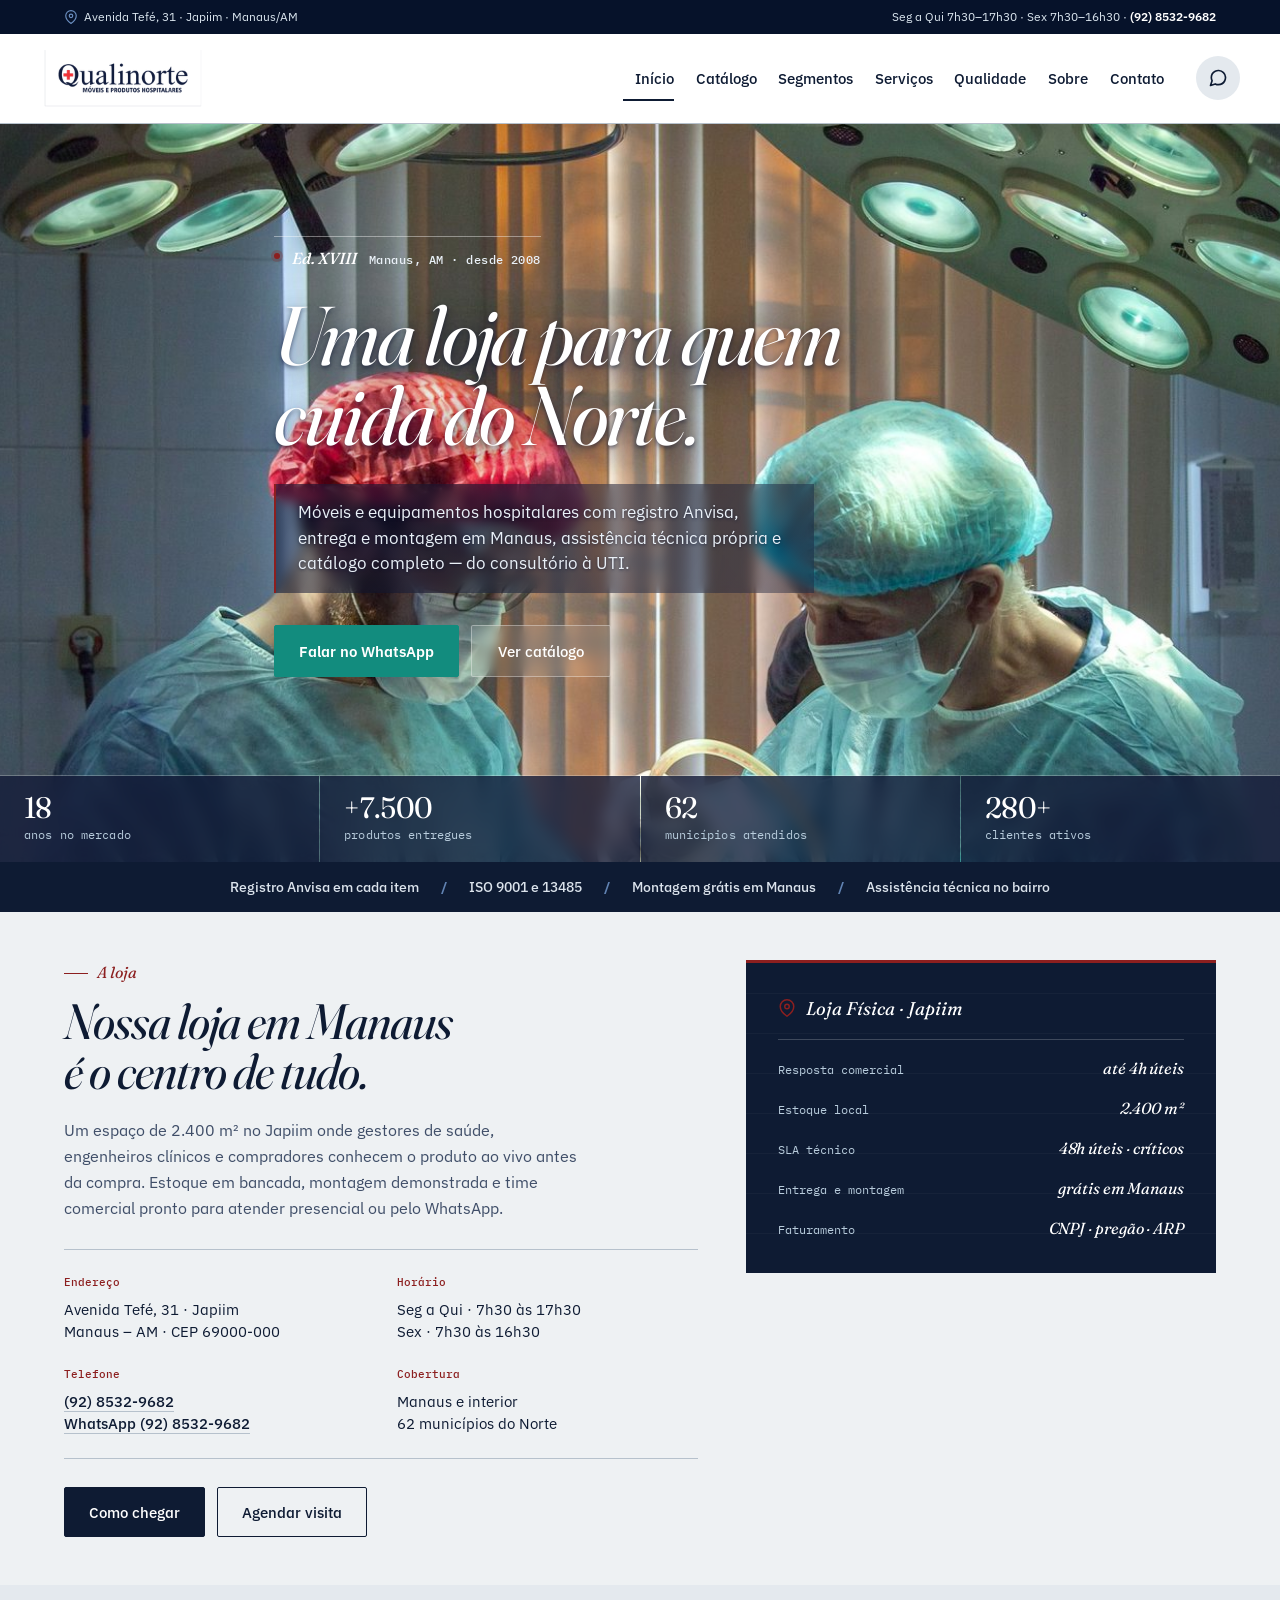
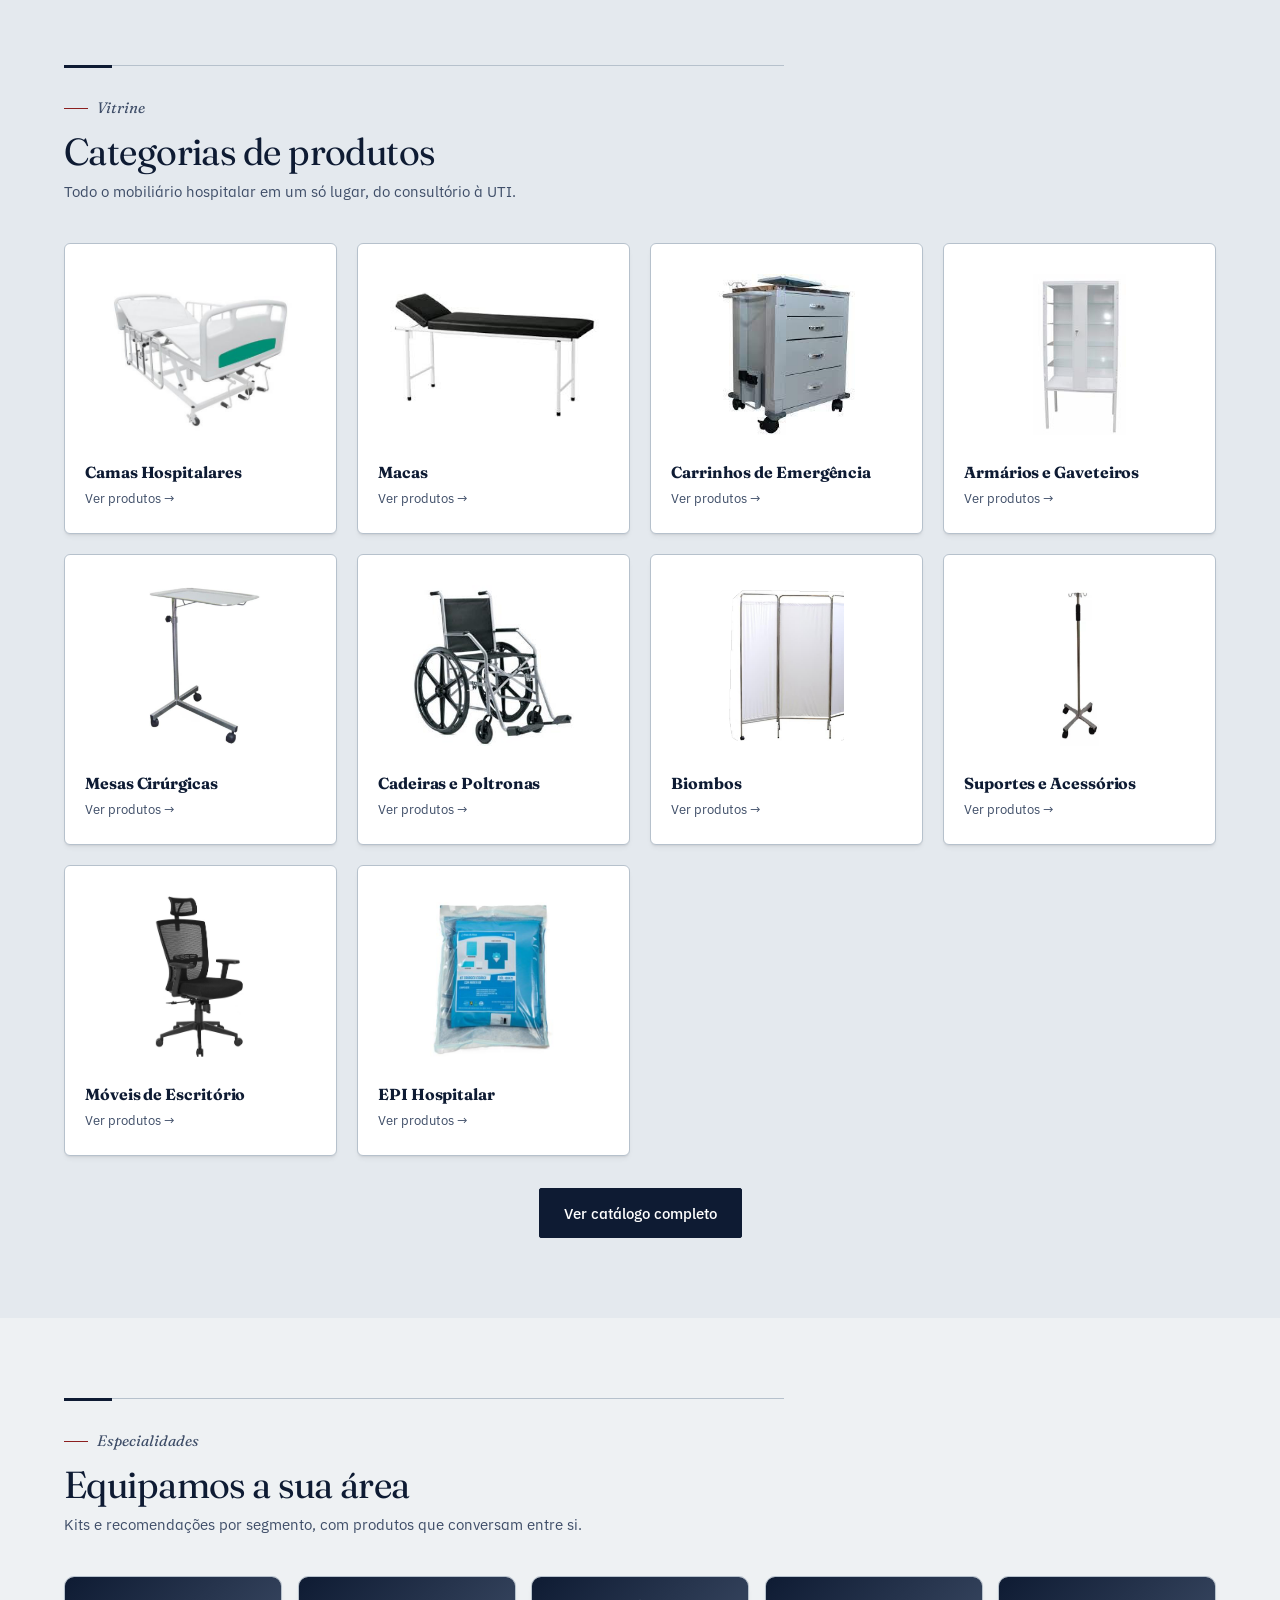
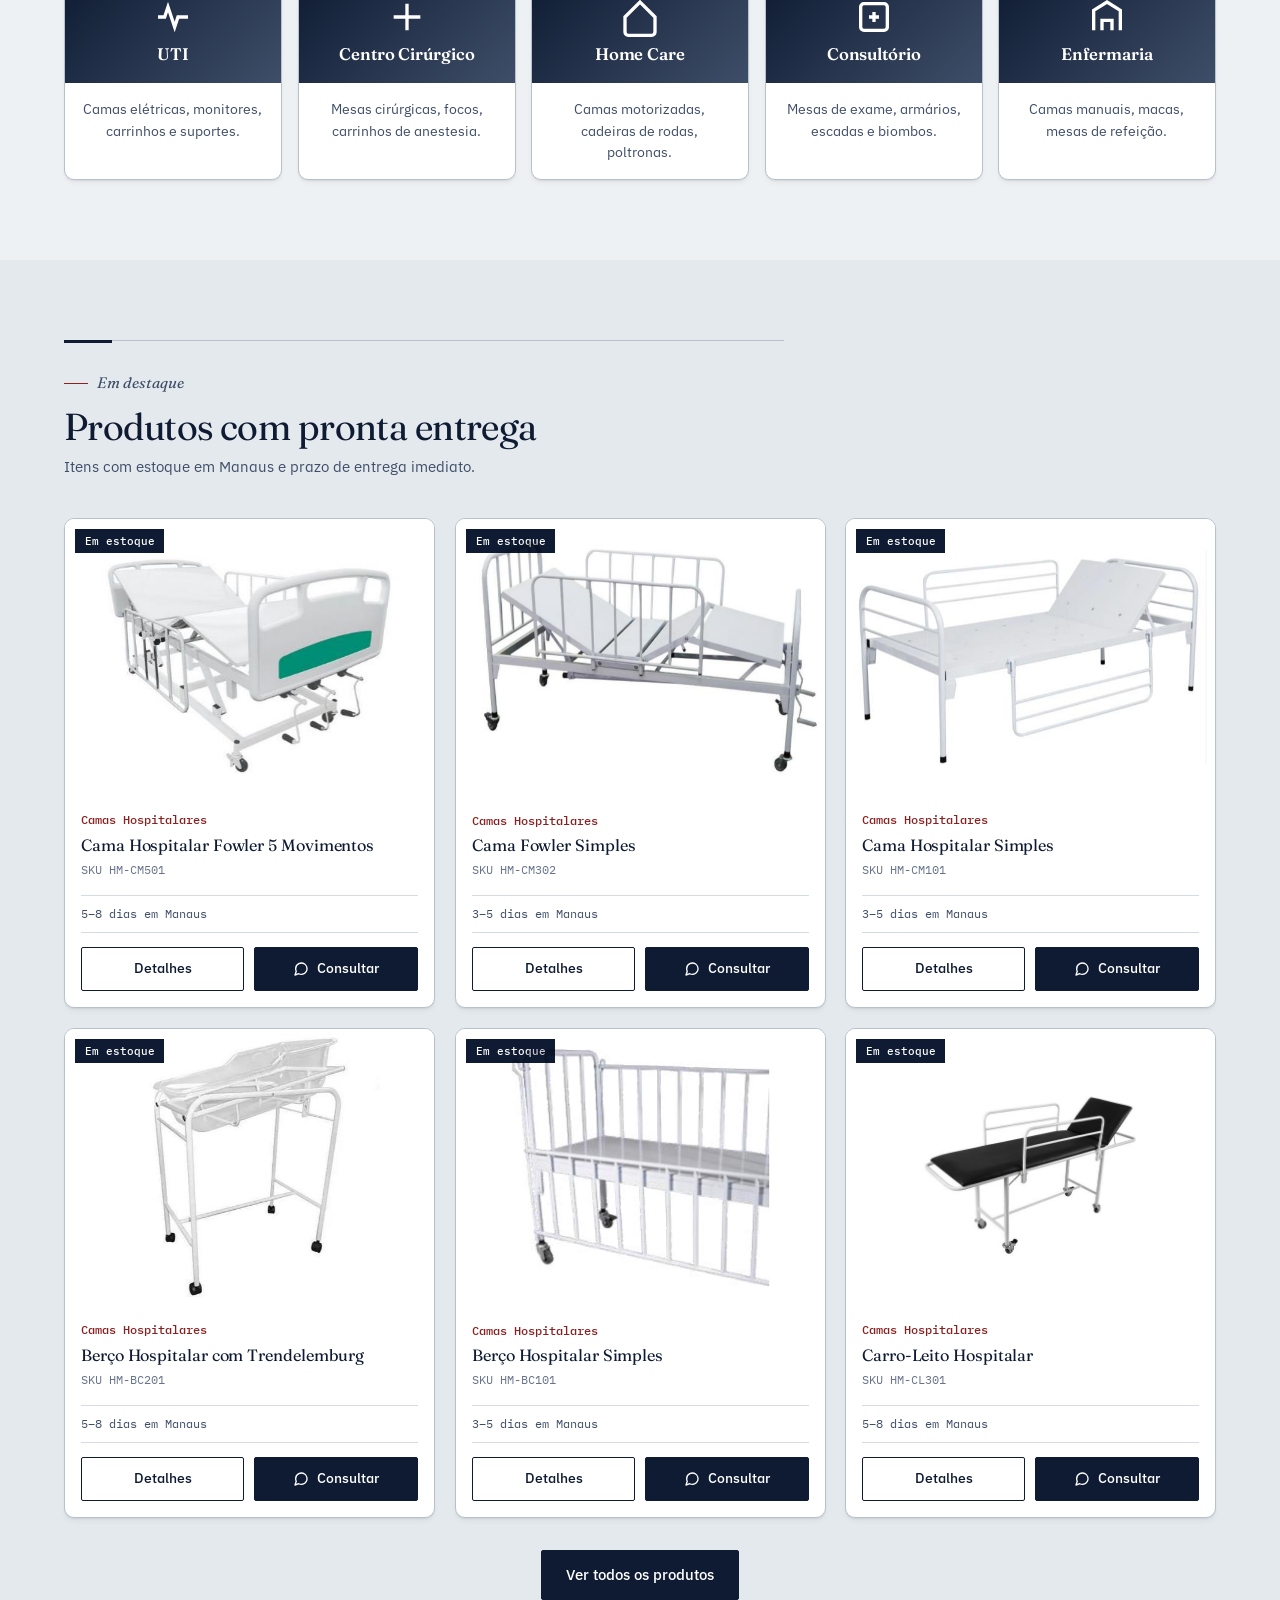
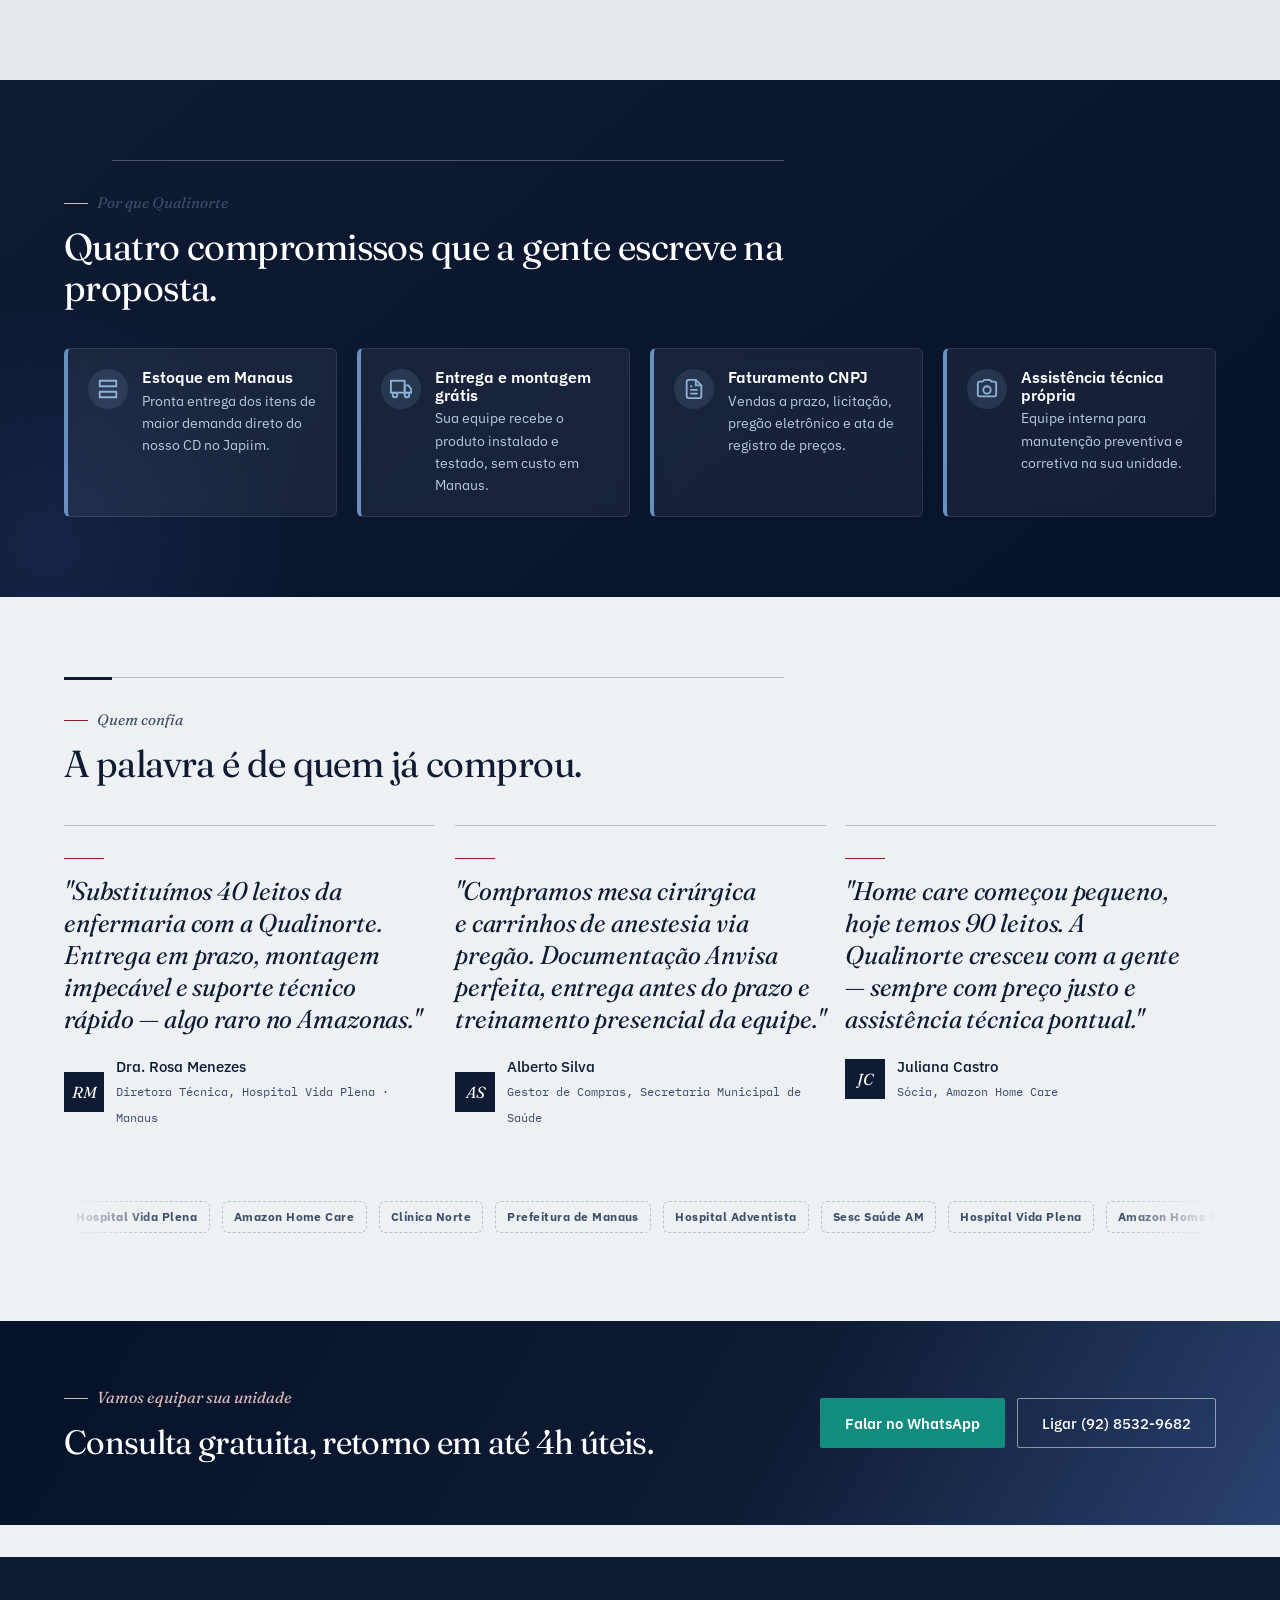
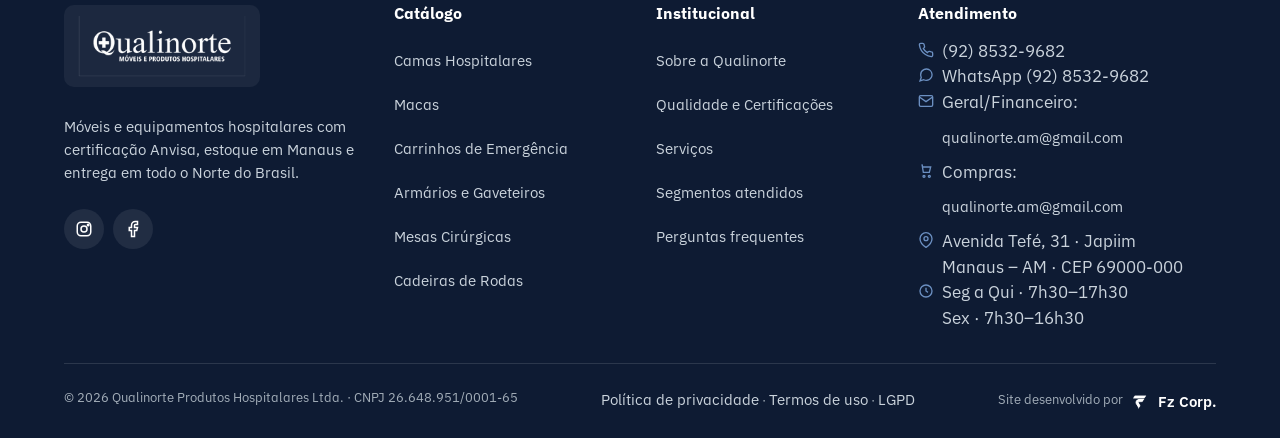
<file: index.html>
<!doctype html>
<html lang="pt-BR">
<head>
<meta charset="utf-8">
<meta name="viewport" content="width=device-width,initial-scale=1">
<title>Qualinorte — Móveis e equipamentos hospitalares em Manaus</title>
<meta name="description" content="Fornecedor de móveis e equipamentos hospitalares certificados Anvisa em Manaus/AM. Camas, macas, carrinhos de emergência, mesas cirúrgicas, cadeiras de rodas. Estoque local, montagem e entrega grátis no AM.">
<meta property="og:title" content="Qualinorte — Móveis e equipamentos hospitalares em Manaus">
<meta property="og:description" content="Catálogo completo, consulta direta por WhatsApp, certificação Anvisa e entrega em todo o Norte.">
<meta property="og:type" content="website">
<link rel="preconnect" href="https://fonts.googleapis.com">
<link rel="preconnect" href="https://fonts.gstatic.com" crossorigin>
<link href="https://fonts.googleapis.com/css2?family=Fraunces:ital,opsz,wght@0,9..144,400;0,9..144,600;0,9..144,700;1,9..144,400;1,9..144,600&family=IBM+Plex+Mono:wght@400;500;600&family=IBM+Plex+Sans:wght@300;400;500;600;700&display=swap" rel="stylesheet">
<link rel="stylesheet" href="assets/css/styles.css?v=17">
<link rel="icon" type="image/x-icon" href="assets/img/favicon.ico">
<link rel="icon" type="image/png" sizes="512x512" href="assets/img/favicon-512.png">
<link rel="apple-touch-icon" sizes="180x180" href="assets/img/apple-touch-icon.png">
<script type="application/ld+json">
{"@context":"https://schema.org","@type":"LocalBusiness","name":"Qualinorte Produtos Hospitalares","image":"https://qualinorte.med.br/assets/img/logo.png","address":{"@type":"PostalAddress","streetAddress":"Avenida Tefé, 31, Japiim","postalCode":"69000-000","addressLocality":"Manaus","addressRegion":"AM","addressCountry":"BR"},"telephone":"+55-92-8532-9682","email":"qualinorte.am@gmail.com","taxID":"26.648.951/0001-65","priceRange":"$$","url":"https://qualinorte.med.br"}
</script>
</head>
<body>

<header class="site-header" id="site-header"></header>

<section class="hero-immersive">
  <div class="hero-media" aria-hidden="true">
    <img src="assets/img/hero-medicos.jpg" alt="" width="1280" height="714" fetchpriority="high" decoding="async">
    <div class="hero-scrim"></div>
  </div>
  <div class="container hero-immersive-inner">
    <p class="hero-eyebrow">
      <span class="dot"></span>
      <span class="roman">Ed. XVIII</span>
      <span>Manaus, AM · desde 2008</span>
    </p>
    <h1>Uma loja para quem cuida do Norte.</h1>
    <p class="hero-lede">
      Móveis e equipamentos hospitalares com registro Anvisa, entrega e montagem em Manaus,
      assistência técnica própria e catálogo completo — do consultório à UTI.
    </p>
    <div class="hero-ctas">
      <a href="https://wa.me/559285329682?text=Ol%C3%A1%2C%20gostaria%20de%20um%20atendimento." target="_blank" rel="noopener" class="btn btn-secondary">Falar no WhatsApp</a>
      <a href="produtos.html" class="btn btn-hero-ghost">Ver catálogo</a>
    </div>
  </div>
  <div class="hero-kpis" role="list">
    <div role="listitem"><strong>18</strong><span>anos no mercado</span></div>
    <div role="listitem"><strong>+7.500</strong><span>produtos entregues</span></div>
    <div role="listitem"><strong>62</strong><span>municípios atendidos</span></div>
    <div role="listitem"><strong>280+</strong><span>clientes ativos</span></div>
  </div>
</section>

<section class="trust-bar">
  <div class="container">
    <p class="trust-strip">
      <span>Registro Anvisa em cada item</span>
      <span aria-hidden="true">/</span>
      <span>ISO 9001 e 13485</span>
      <span aria-hidden="true">/</span>
      <span>Montagem grátis em Manaus</span>
      <span aria-hidden="true">/</span>
      <span>Assistência técnica no bairro</span>
    </p>
  </div>
</section>

<section class="section store-showcase">
  <div class="container">
    <div class="store-grid">
      <div class="store-copy">
        <p class="section-eyebrow">A loja</p>
        <h2>Nossa loja em Manaus é o centro de tudo.</h2>
        <p class="store-lead">
          Um espaço de 2.400 m² no Japiim onde gestores de saúde, engenheiros clínicos e
          compradores conhecem o produto ao vivo antes da compra. Estoque em bancada, montagem
          demonstrada e time comercial pronto para atender presencial ou pelo WhatsApp.
        </p>
        <dl class="store-facts">
          <div>
            <dt>Endereço</dt>
            <dd>Avenida Tefé, 31 · Japiim<br>Manaus – AM · CEP 69000-000</dd>
          </div>
          <div>
            <dt>Horário</dt>
            <dd>Seg a Qui · 7h30 às 17h30<br>Sex · 7h30 às 16h30</dd>
          </div>
          <div>
            <dt>Telefone</dt>
            <dd><a href="tel:+559285329682">(92) 8532-9682</a><br><a href="https://wa.me/559285329682" target="_blank" rel="noopener">WhatsApp (92) 8532-9682</a></dd>
          </div>
          <div>
            <dt>Cobertura</dt>
            <dd>Manaus e interior<br>62 municípios do Norte</dd>
          </div>
        </dl>
        <div class="store-ctas">
          <a href="contato.html" class="btn btn-primary">Como chegar</a>
          <a href="https://wa.me/559285329682?text=Ol%C3%A1%2C%20gostaria%20de%20agendar%20uma%20visita%20%C3%A0%20loja." target="_blank" rel="noopener" class="btn btn-ghost">Agendar visita</a>
        </div>
      </div>
      <aside class="store-plaque" aria-label="Compromissos comerciais">
        <div class="plaque-header">
          <svg viewBox="0 0 24 24" fill="none" stroke="currentColor" stroke-width="2" aria-hidden="true"><path d="M21 10c0 7-9 13-9 13S3 17 3 10a9 9 0 0 1 18 0z"/><circle cx="12" cy="10" r="3"/></svg>
          <span>Loja Física · Japiim</span>
        </div>
        <ul class="plaque-list">
          <li><span class="pl-label">Resposta comercial</span><span class="pl-value">até 4h úteis</span></li>
          <li><span class="pl-label">Estoque local</span><span class="pl-value">2.400 m²</span></li>
          <li><span class="pl-label">SLA técnico</span><span class="pl-value">48h úteis · críticos</span></li>
          <li><span class="pl-label">Entrega e montagem</span><span class="pl-value">grátis em Manaus</span></li>
          <li><span class="pl-label">Faturamento</span><span class="pl-value">CNPJ · pregão · ARP</span></li>
        </ul>
      </aside>
    </div>
  </div>
</section>

<section class="section section-alt">
  <div class="container">
    <div class="section-header">
      <p class="section-eyebrow">Vitrine</p>
      <h2>Categorias de produtos</h2>
      <p>Todo o mobiliário hospitalar em um só lugar, do consultório à UTI.</p>
    </div>
    <div class="cat-grid" data-render="categories"></div>
    <div class="text-center mt-3"><a href="produtos.html" class="btn btn-primary">Ver catálogo completo</a></div>
  </div>
</section>

<section class="section">
  <div class="container">
    <div class="section-header">
      <p class="section-eyebrow">Especialidades</p>
      <h2>Equipamos a sua área</h2>
      <p>Kits e recomendações por segmento, com produtos que conversam entre si.</p>
    </div>
    <div class="seg-grid">
      <a class="seg-card" href="segmentos.html#uti"><div class="seg-card-header"><svg viewBox="0 0 24 24" fill="none" stroke="currentColor" stroke-width="2"><path d="M3 12h4l2-6 4 12 2-6h6"/></svg><h3>UTI</h3></div><div class="seg-card-body">Camas elétricas, monitores, carrinhos e suportes.</div></a>
      <a class="seg-card" href="segmentos.html#centro-cirurgico"><div class="seg-card-header"><svg viewBox="0 0 24 24" fill="none" stroke="currentColor" stroke-width="2"><path d="M4 12h16M12 4v16"/></svg><h3>Centro Cirúrgico</h3></div><div class="seg-card-body">Mesas cirúrgicas, focos, carrinhos de anestesia.</div></a>
      <a class="seg-card" href="segmentos.html#home-care"><div class="seg-card-header"><svg viewBox="0 0 24 24" fill="none" stroke="currentColor" stroke-width="2"><path d="M3 12l9-9 9 9v9a2 2 0 0 1-2 2H5a2 2 0 0 1-2-2z"/></svg><h3>Home Care</h3></div><div class="seg-card-body">Camas motorizadas, cadeiras de rodas, poltronas.</div></a>
      <a class="seg-card" href="segmentos.html#consultorio"><div class="seg-card-header"><svg viewBox="0 0 24 24" fill="none" stroke="currentColor" stroke-width="2"><rect x="4" y="4" width="16" height="16" rx="2"/><path d="M9 12h6M12 9v6"/></svg><h3>Consultório</h3></div><div class="seg-card-body">Mesas de exame, armários, escadas e biombos.</div></a>
      <a class="seg-card" href="segmentos.html#enfermaria"><div class="seg-card-header"><svg viewBox="0 0 24 24" fill="none" stroke="currentColor" stroke-width="2"><path d="M4 20V8l8-5 8 5v12M9 20v-6h6v6"/></svg><h3>Enfermaria</h3></div><div class="seg-card-body">Camas manuais, macas, mesas de refeição.</div></a>
    </div>
  </div>
</section>

<section class="section section-alt">
  <div class="container">
    <div class="section-header">
      <p class="section-eyebrow">Em destaque</p>
      <h2>Produtos com pronta entrega</h2>
      <p>Itens com estoque em Manaus e prazo de entrega imediato.</p>
    </div>
    <div class="product-grid" data-render="featured"></div>
    <div class="text-center mt-3"><a href="produtos.html" class="btn btn-primary">Ver todos os produtos</a></div>
  </div>
</section>

<section class="section why-band">
  <div class="container">
    <div class="section-header">
      <p class="section-eyebrow section-eyebrow-light">Por que Qualinorte</p>
      <h2 class="h-light">Quatro compromissos que a gente escreve na proposta.</h2>
    </div>
    <div class="diff-grid diff-grid-dark">
      <div class="diff-card"><div class="diff-icon"><svg width="22" height="22" viewBox="0 0 24 24" fill="none" stroke="currentColor" stroke-width="2"><path d="M3 3h18v6H3zM3 15h18v6H3z"/></svg></div><div><h4>Estoque em Manaus</h4><p>Pronta entrega dos itens de maior demanda direto do nosso CD no Japiim.</p></div></div>
      <div class="diff-card"><div class="diff-icon"><svg width="22" height="22" viewBox="0 0 24 24" fill="none" stroke="currentColor" stroke-width="2"><rect x="1" y="3" width="15" height="13"/><path d="M16 8h4l3 4v4h-7z"/><circle cx="5.5" cy="18.5" r="2.5"/><circle cx="18.5" cy="18.5" r="2.5"/></svg></div><div><h4>Entrega e montagem grátis</h4><p>Sua equipe recebe o produto instalado e testado, sem custo em Manaus.</p></div></div>
      <div class="diff-card"><div class="diff-icon"><svg width="22" height="22" viewBox="0 0 24 24" fill="none" stroke="currentColor" stroke-width="2"><path d="M14 2H6a2 2 0 0 0-2 2v16a2 2 0 0 0 2 2h12a2 2 0 0 0 2-2V8z"/><path d="M14 2v6h6M16 13H8M16 17H8M10 9H8"/></svg></div><div><h4>Faturamento CNPJ</h4><p>Vendas a prazo, licitação, pregão eletrônico e ata de registro de preços.</p></div></div>
      <div class="diff-card"><div class="diff-icon"><svg width="22" height="22" viewBox="0 0 24 24" fill="none" stroke="currentColor" stroke-width="2"><path d="M20 4h-3l-2-2H9L7 4H4a2 2 0 0 0-2 2v12a2 2 0 0 0 2 2h16a2 2 0 0 0 2-2V6a2 2 0 0 0-2-2z"/><circle cx="12" cy="13" r="4"/></svg></div><div><h4>Assistência técnica própria</h4><p>Equipe interna para manutenção preventiva e corretiva na sua unidade.</p></div></div>
    </div>
  </div>
</section>

<section class="section">
  <div class="container">
    <div class="section-header">
      <p class="section-eyebrow">Quem confia</p>
      <h2>A palavra é de quem já comprou.</h2>
    </div>
    <div class="test-grid">
      <div class="test-card"><blockquote>"Substituímos 40 leitos da enfermaria com a Qualinorte. Entrega em prazo, montagem impecável e suporte técnico rápido — algo raro no Amazonas."</blockquote><div class="test-author"><div class="avatar">RM</div><div><strong>Dra. Rosa Menezes</strong><span>Diretora Técnica, Hospital Vida Plena · Manaus</span></div></div></div>
      <div class="test-card"><blockquote>"Compramos mesa cirúrgica e carrinhos de anestesia via pregão. Documentação Anvisa perfeita, entrega antes do prazo e treinamento presencial da equipe."</blockquote><div class="test-author"><div class="avatar">AS</div><div><strong>Alberto Silva</strong><span>Gestor de Compras, Secretaria Municipal de Saúde</span></div></div></div>
      <div class="test-card"><blockquote>"Home care começou pequeno, hoje temos 90 leitos. A Qualinorte cresceu com a gente — sempre com preço justo e assistência técnica pontual."</blockquote><div class="test-author"><div class="avatar">JC</div><div><strong>Juliana Castro</strong><span>Sócia, Amazon Home Care</span></div></div></div>
    </div>
    <div class="logo-marquee" aria-label="Clientes atendidos">
      <div class="logo-track">
        <span class="client-logo">Hospital Vida Plena</span>
        <span class="client-logo">Amazon Home Care</span>
        <span class="client-logo">Clínica Norte</span>
        <span class="client-logo">Prefeitura de Manaus</span>
        <span class="client-logo">Hospital Adventista</span>
        <span class="client-logo">Sesc Saúde AM</span>
        <span class="client-logo" aria-hidden="true">Hospital Vida Plena</span>
        <span class="client-logo" aria-hidden="true">Amazon Home Care</span>
        <span class="client-logo" aria-hidden="true">Clínica Norte</span>
        <span class="client-logo" aria-hidden="true">Prefeitura de Manaus</span>
        <span class="client-logo" aria-hidden="true">Hospital Adventista</span>
        <span class="client-logo" aria-hidden="true">Sesc Saúde AM</span>
      </div>
    </div>
  </div>
</section>

<section class="cta-final">
  <div class="container">
    <div class="cta-final-inner">
      <div>
        <p class="section-eyebrow section-eyebrow-light">Vamos equipar sua unidade</p>
        <h2 class="h-light">Consulta gratuita, retorno em até 4h úteis.</h2>
      </div>
      <div class="cta-final-actions">
        <a href="https://wa.me/559285329682?text=Ol%C3%A1%2C%20gostaria%20de%20um%20atendimento." target="_blank" rel="noopener" class="btn btn-secondary">Falar no WhatsApp</a>
        <a href="tel:+559285329682" class="btn btn-outline">Ligar (92) 8532-9682</a>
      </div>
    </div>
  </div>
</section>

<footer class="site-footer" id="site-footer"></footer>

<script src="assets/js/products.js?v=8"></script>
<script src="assets/js/partials.js?v=7"></script>
<script src="assets/js/main.js?v=9"></script>
</body>
</html>
</file>
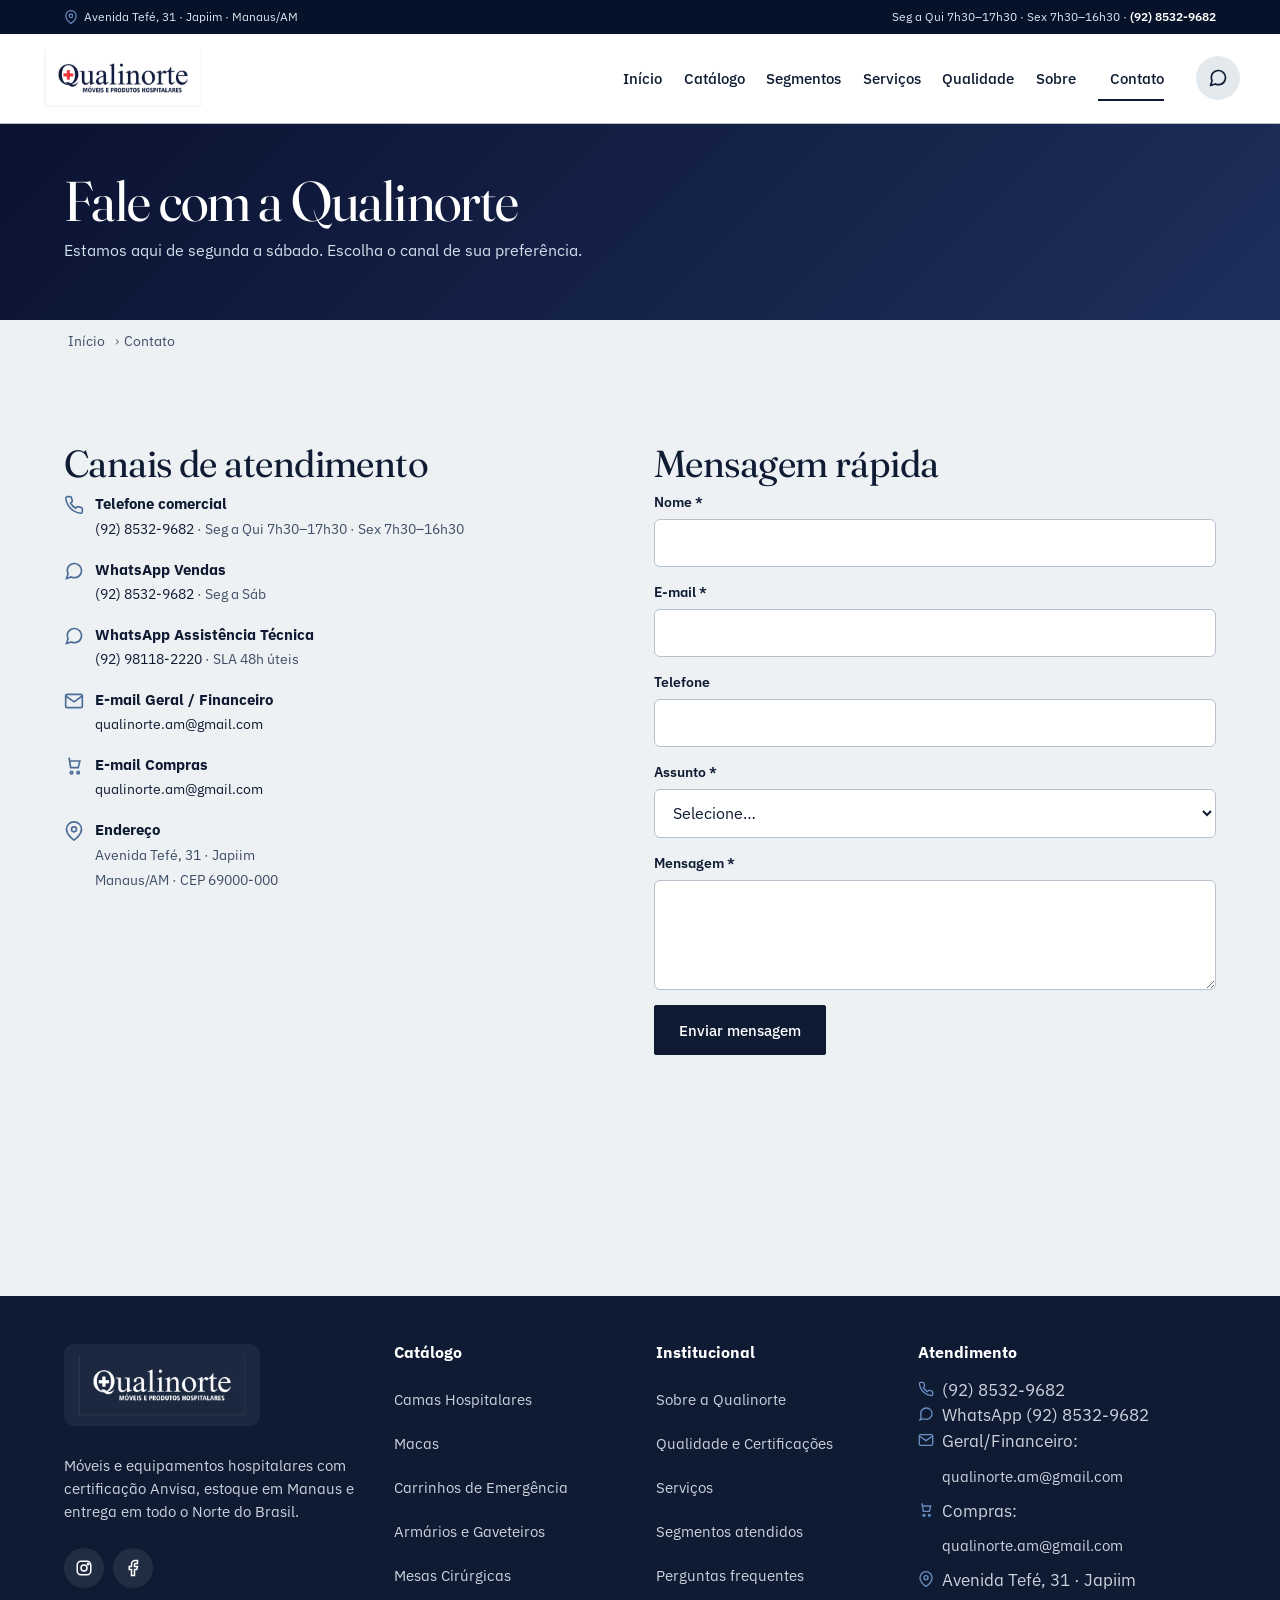
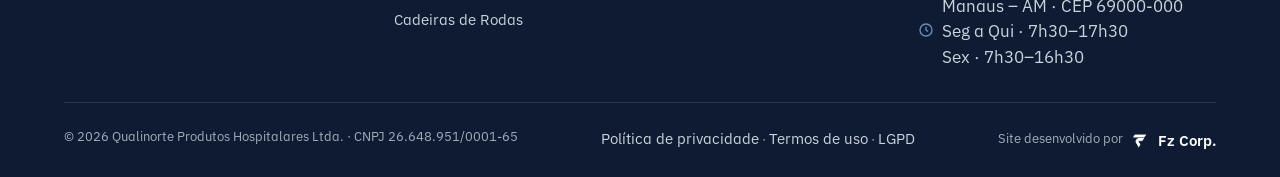
<file: contato.html>
<!doctype html>
<html lang="pt-BR">
<head>
<meta charset="utf-8">
<meta name="viewport" content="width=device-width,initial-scale=1">
<title>Contato — Qualinorte Manaus</title>
<meta name="description" content="Fale com a Qualinorte: telefone, WhatsApp, e-mail e endereço em Manaus/AM.">
<link rel="preconnect" href="https://fonts.googleapis.com">
<link rel="preconnect" href="https://fonts.gstatic.com" crossorigin>
<link href="https://fonts.googleapis.com/css2?family=Fraunces:ital,opsz,wght@0,9..144,400;0,9..144,600;0,9..144,700;1,9..144,400;1,9..144,600&family=IBM+Plex+Mono:wght@400;500;600&family=IBM+Plex+Sans:wght@300;400;500;600;700&display=swap" rel="stylesheet">
<link rel="stylesheet" href="assets/css/styles.css?v=13">
<link rel="icon" type="image/x-icon" href="assets/img/favicon.ico">
<link rel="icon" type="image/png" sizes="512x512" href="assets/img/favicon-512.png">
<link rel="apple-touch-icon" sizes="180x180" href="assets/img/apple-touch-icon.png">
</head>
<body>
<header class="site-header" id="site-header"></header>

<section class="page-hero">
  <div class="container">
    <h1>Fale com a Qualinorte</h1>
    <p>Estamos aqui de segunda a sábado. Escolha o canal de sua preferência.</p>
  </div>
</section>

<div class="container breadcrumb"><a href="index.html">Início</a><span class="sep">›</span>Contato</div>

<section class="section">
  <div class="container">
    <div class="grid-2">
      <div>
        <h2>Canais de atendimento</h2>
        <div class="icon-bullet"><svg width="20" height="20" viewBox="0 0 24 24" fill="none" stroke="currentColor" stroke-width="2"><path d="M22 16.9v3a2 2 0 0 1-2.2 2 19.8 19.8 0 0 1-8.6-3.1 19.5 19.5 0 0 1-6-6A19.8 19.8 0 0 1 2.1 4.2 2 2 0 0 1 4.1 2h3a2 2 0 0 1 2 1.7c.1 1 .3 1.9.7 2.8a2 2 0 0 1-.5 2.1L8 9.9a16 16 0 0 0 6 6l1.3-1.3a2 2 0 0 1 2.1-.5c.9.4 1.8.6 2.8.7a2 2 0 0 1 1.8 2z"/></svg><div><strong>Telefone comercial</strong><span><a href="tel:+559285329682">(92) 8532-9682</a> · Seg a Qui 7h30–17h30 · Sex 7h30–16h30</span></div></div>
        <div class="icon-bullet"><svg width="20" height="20" viewBox="0 0 24 24" fill="none" stroke="currentColor" stroke-width="2"><path d="M21 11.5a8.4 8.4 0 0 1-.9 3.8 8.5 8.5 0 0 1-7.6 4.7 8.4 8.4 0 0 1-3.8-.9L3 21l1.9-5.7a8.4 8.4 0 0 1-.9-3.8 8.5 8.5 0 0 1 4.7-7.6 8.4 8.4 0 0 1 3.8-.9h.5a8.5 8.5 0 0 1 8 8z"/></svg><div><strong>WhatsApp Vendas</strong><span><a href="https://wa.me/559285329682" target="_blank">(92) 8532-9682</a> · Seg a Sáb</span></div></div>
        <div class="icon-bullet"><svg width="20" height="20" viewBox="0 0 24 24" fill="none" stroke="currentColor" stroke-width="2"><path d="M21 11.5a8.4 8.4 0 0 1-.9 3.8 8.5 8.5 0 0 1-7.6 4.7 8.4 8.4 0 0 1-3.8-.9L3 21l1.9-5.7a8.4 8.4 0 0 1-.9-3.8 8.5 8.5 0 0 1 4.7-7.6 8.4 8.4 0 0 1 3.8-.9h.5a8.5 8.5 0 0 1 8 8z"/></svg><div><strong>WhatsApp Assistência Técnica</strong><span><a href="https://wa.me/5592981182220" target="_blank">(92) 98118-2220</a> · SLA 48h úteis</span></div></div>
        <div class="icon-bullet"><svg width="20" height="20" viewBox="0 0 24 24" fill="none" stroke="currentColor" stroke-width="2"><rect x="2" y="4" width="20" height="16" rx="2"/><path d="M2 6l10 7 10-7"/></svg><div><strong>E-mail Geral / Financeiro</strong><span><a href="mailto:qualinorte.am@gmail.com">qualinorte.am@gmail.com</a></span></div></div>
        <div class="icon-bullet"><svg width="20" height="20" viewBox="0 0 24 24" fill="none" stroke="currentColor" stroke-width="2"><path d="M6 2l1 4h12l-2 8H8L6 2z"/><circle cx="9" cy="20" r="1.5"/><circle cx="17" cy="20" r="1.5"/></svg><div><strong>E-mail Compras</strong><span><a href="mailto:qualinorte.am@gmail.com">qualinorte.am@gmail.com</a></span></div></div>
        <div class="icon-bullet"><svg width="20" height="20" viewBox="0 0 24 24" fill="none" stroke="currentColor" stroke-width="2"><path d="M21 10c0 7-9 13-9 13S3 17 3 10a9 9 0 0 1 18 0z"/><circle cx="12" cy="10" r="3"/></svg><div><strong>Endereço</strong><span>Avenida Tefé, 31 · Japiim<br>Manaus/AM · CEP 69000-000</span></div></div>
        <div class="mt-2">
          <iframe title="Localização Qualinorte" src="https://maps.google.com/maps?q=Avenida%20Tef%C3%A9%2031%20Japiim%20Manaus&t=&z=16&ie=UTF8&iwloc=&output=embed" width="100%" height="260" style="border:0;border-radius:10px" loading="lazy"></iframe>
        </div>
      </div>
      <div>
        <h2>Mensagem rápida</h2>
        <form id="contact-form" class="stack">
          <div class="form-field"><label for="c-nome">Nome *</label><input required id="c-nome" name="nome" type="text"></div>
          <div class="form-field"><label for="c-email">E-mail *</label><input required id="c-email" name="email" type="email"></div>
          <div class="form-field"><label for="c-tel">Telefone</label><input id="c-tel" name="telefone" type="tel"></div>
          <div class="form-field"><label for="c-assunto">Assunto *</label>
            <select required id="c-assunto" name="assunto">
              <option value="">Selecione…</option>
              <option>Cotação comercial</option>
              <option>Assistência técnica</option>
              <option>Licitação / órgão público</option>
              <option>Trabalhe conosco</option>
              <option>Outro</option>
            </select>
          </div>
          <div class="form-field"><label for="c-msg">Mensagem *</label><textarea required id="c-msg" name="msg"></textarea></div>
          <button type="submit" class="btn btn-primary" style="align-self:flex-start">Enviar mensagem</button>
        </form>
      </div>
    </div>
  </div>
</section>

<footer class="site-footer" id="site-footer"></footer>
<script src="assets/js/products.js?v=8"></script>
<script src="assets/js/partials.js?v=6"></script>
<script src="assets/js/main.js?v=9"></script>
</body>
</html>
</file>
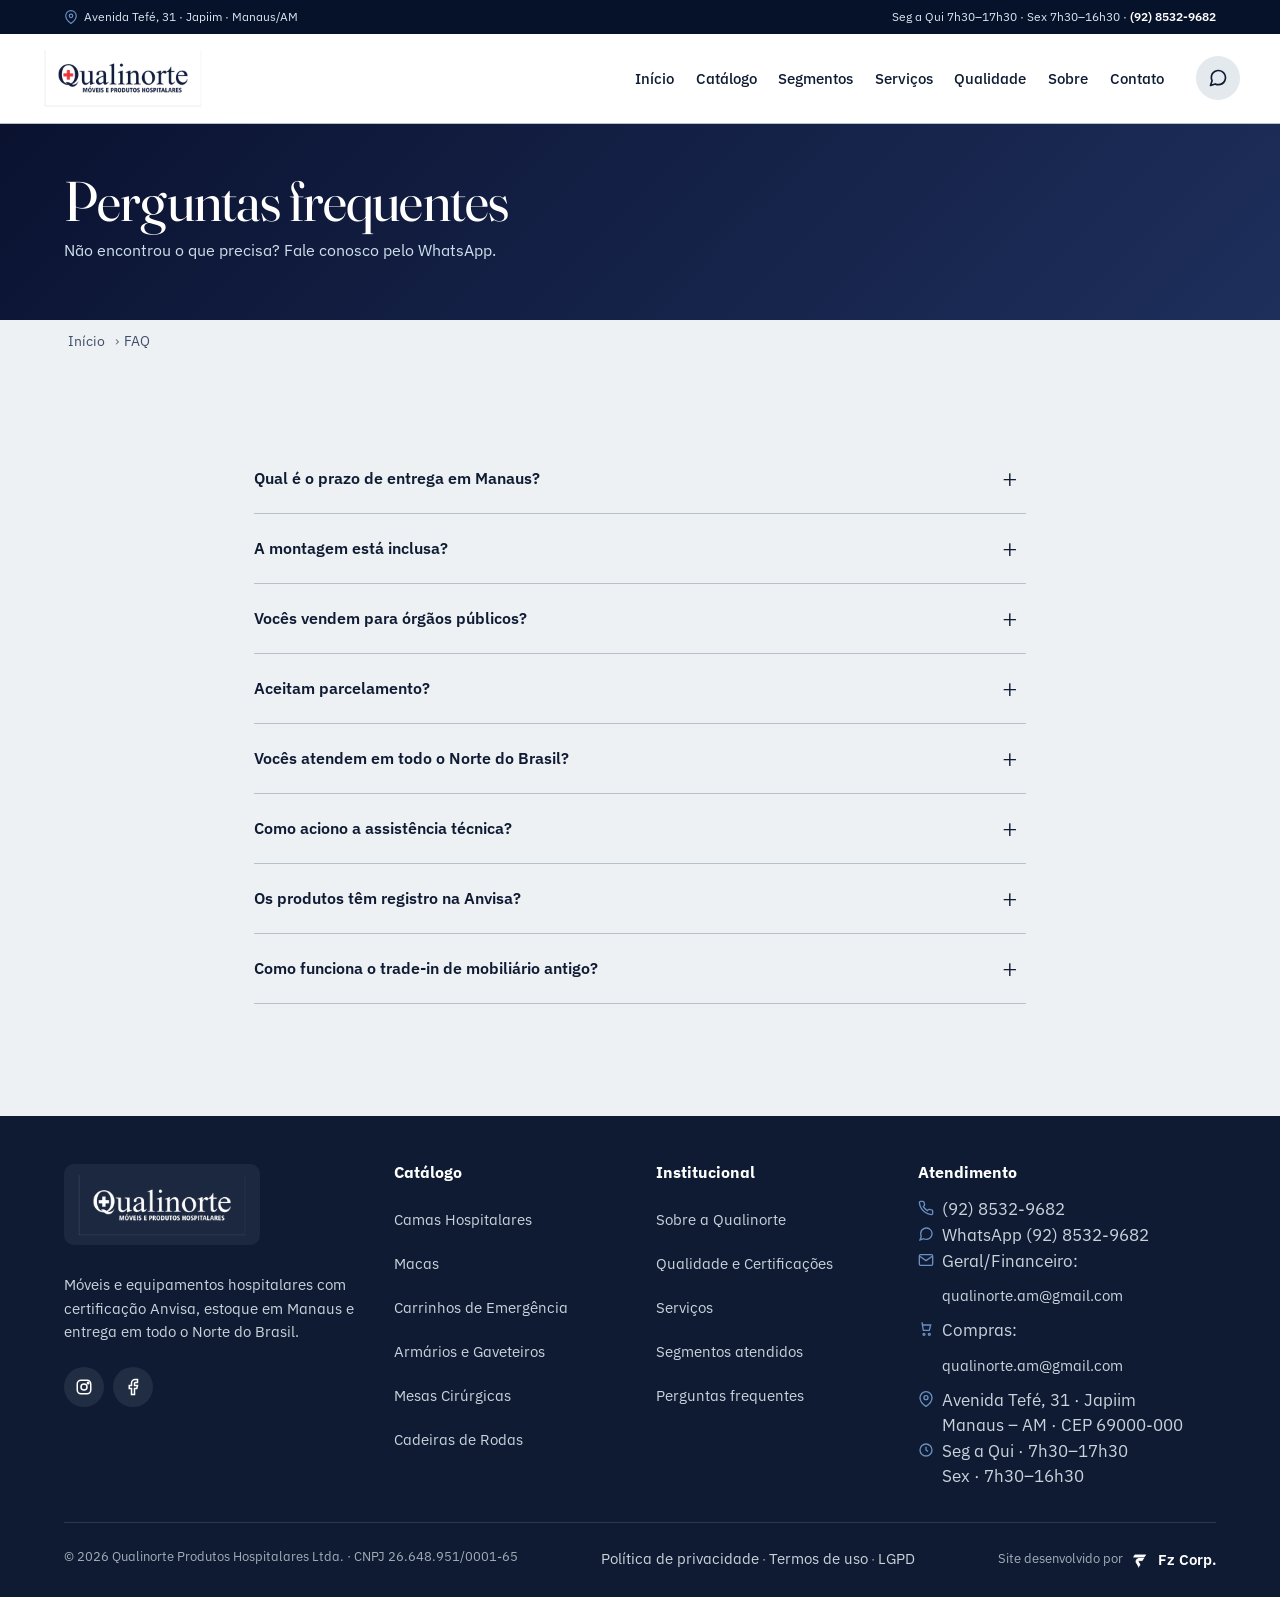
<file: faq.html>
<!doctype html>
<html lang="pt-BR">
<head>
<meta charset="utf-8">
<meta name="viewport" content="width=device-width,initial-scale=1">
<title>Perguntas frequentes — Qualinorte</title>
<meta name="description" content="Prazo de entrega, formas de pagamento, assistência técnica e licitação. Respostas rápidas para dúvidas comuns.">
<link rel="preconnect" href="https://fonts.googleapis.com">
<link rel="preconnect" href="https://fonts.gstatic.com" crossorigin>
<link href="https://fonts.googleapis.com/css2?family=Fraunces:ital,opsz,wght@0,9..144,400;0,9..144,600;0,9..144,700;1,9..144,400;1,9..144,600&family=IBM+Plex+Mono:wght@400;500;600&family=IBM+Plex+Sans:wght@300;400;500;600;700&display=swap" rel="stylesheet">
<link rel="stylesheet" href="assets/css/styles.css?v=13">
<link rel="icon" type="image/x-icon" href="assets/img/favicon.ico">
<link rel="icon" type="image/png" sizes="512x512" href="assets/img/favicon-512.png">
<link rel="apple-touch-icon" sizes="180x180" href="assets/img/apple-touch-icon.png">
</head>
<body>
<header class="site-header" id="site-header"></header>

<section class="page-hero">
  <div class="container">
    <h1>Perguntas frequentes</h1>
    <p>Não encontrou o que precisa? Fale conosco pelo WhatsApp.</p>
  </div>
</section>

<div class="container breadcrumb"><a href="index.html">Início</a><span class="sep">›</span>FAQ</div>

<section class="section">
  <div class="container" style="max-width:820px">
    <div class="accordion">
      <div class="acc-item"><button class="acc-header">Qual é o prazo de entrega em Manaus?</button><div class="acc-body"><p>Itens com estoque em Manaus são entregues em 1 a 8 dias úteis, dependendo do produto. Itens sob encomenda (mesa cirúrgica elétrica, cama de UTI premium) variam de 15 a 30 dias. O prazo exato aparece em cada ficha de produto.</p></div></div>
      <div class="acc-item"><button class="acc-header">A montagem está inclusa?</button><div class="acc-body"><p>Sim. Para entregas na região metropolitana de Manaus, a montagem, o teste funcional e o treinamento da equipe estão inclusos sem custo adicional. Para outras cidades do AM, cotamos o serviço à parte.</p></div></div>
      <div class="acc-item"><button class="acc-header">Vocês vendem para órgãos públicos?</button><div class="acc-body"><p>Sim. Participamos regularmente de pregões eletrônicos, atas de registro de preços e dispensas. Nossa documentação (Anvisa, CNDs, atestados de capacidade técnica) fica pronta para envio em até 24h úteis.</p></div></div>
      <div class="acc-item"><button class="acc-header">Aceitam parcelamento?</button><div class="acc-body"><p>Sim. Para pessoa jurídica, oferecemos boleto em até 4x sem juros e faturamento a prazo mediante análise de crédito. Para PIX e cartão à vista, aplicamos desconto de 3%.</p></div></div>
      <div class="acc-item"><button class="acc-header">Vocês atendem em todo o Norte do Brasil?</button><div class="acc-body"><p>Sim. Além de todo o Amazonas, entregamos regularmente em Roraima, Rondônia, Acre, Pará e Amapá. O frete é cotado por rota, e para pedidos acima de R$ 15 mil temos condições diferenciadas.</p></div></div>
<div class="acc-item"><button class="acc-header">Como aciono a assistência técnica?</button><div class="acc-body"><p>Basta enviar seu chamado pelo WhatsApp (92) 98118-2220 ou por e-mail com o número da nota fiscal. Após diagnóstico, nossa equipe agenda a visita — em Manaus, o atendimento crítico é em até 48h úteis.</p></div></div>
      <div class="acc-item"><button class="acc-header">Os produtos têm registro na Anvisa?</button><div class="acc-body"><p>Sim, 100% do catálogo. Cada ficha de produto exibe o nº de registro Anvisa, e você pode consultar diretamente no portal oficial da agência (consultas.anvisa.gov.br).</p></div></div>
      <div class="acc-item"><button class="acc-header">Como funciona o trade-in de mobiliário antigo?</button><div class="acc-body"><p>Após avaliação técnica sem custo (presencial ou por fotos), oferecemos um crédito de 5% a 25% sobre o valor do produto novo. Você recebe certificado de destinação final e o material vai para reciclagem responsável ou doação a comunidades ribeirinhas.</p></div></div>
    </div>
  </div>
</section>

<footer class="site-footer" id="site-footer"></footer>
<script src="assets/js/products.js?v=8"></script>
<script src="assets/js/partials.js?v=6"></script>
<script src="assets/js/main.js?v=9"></script>
</body>
</html>
</file>
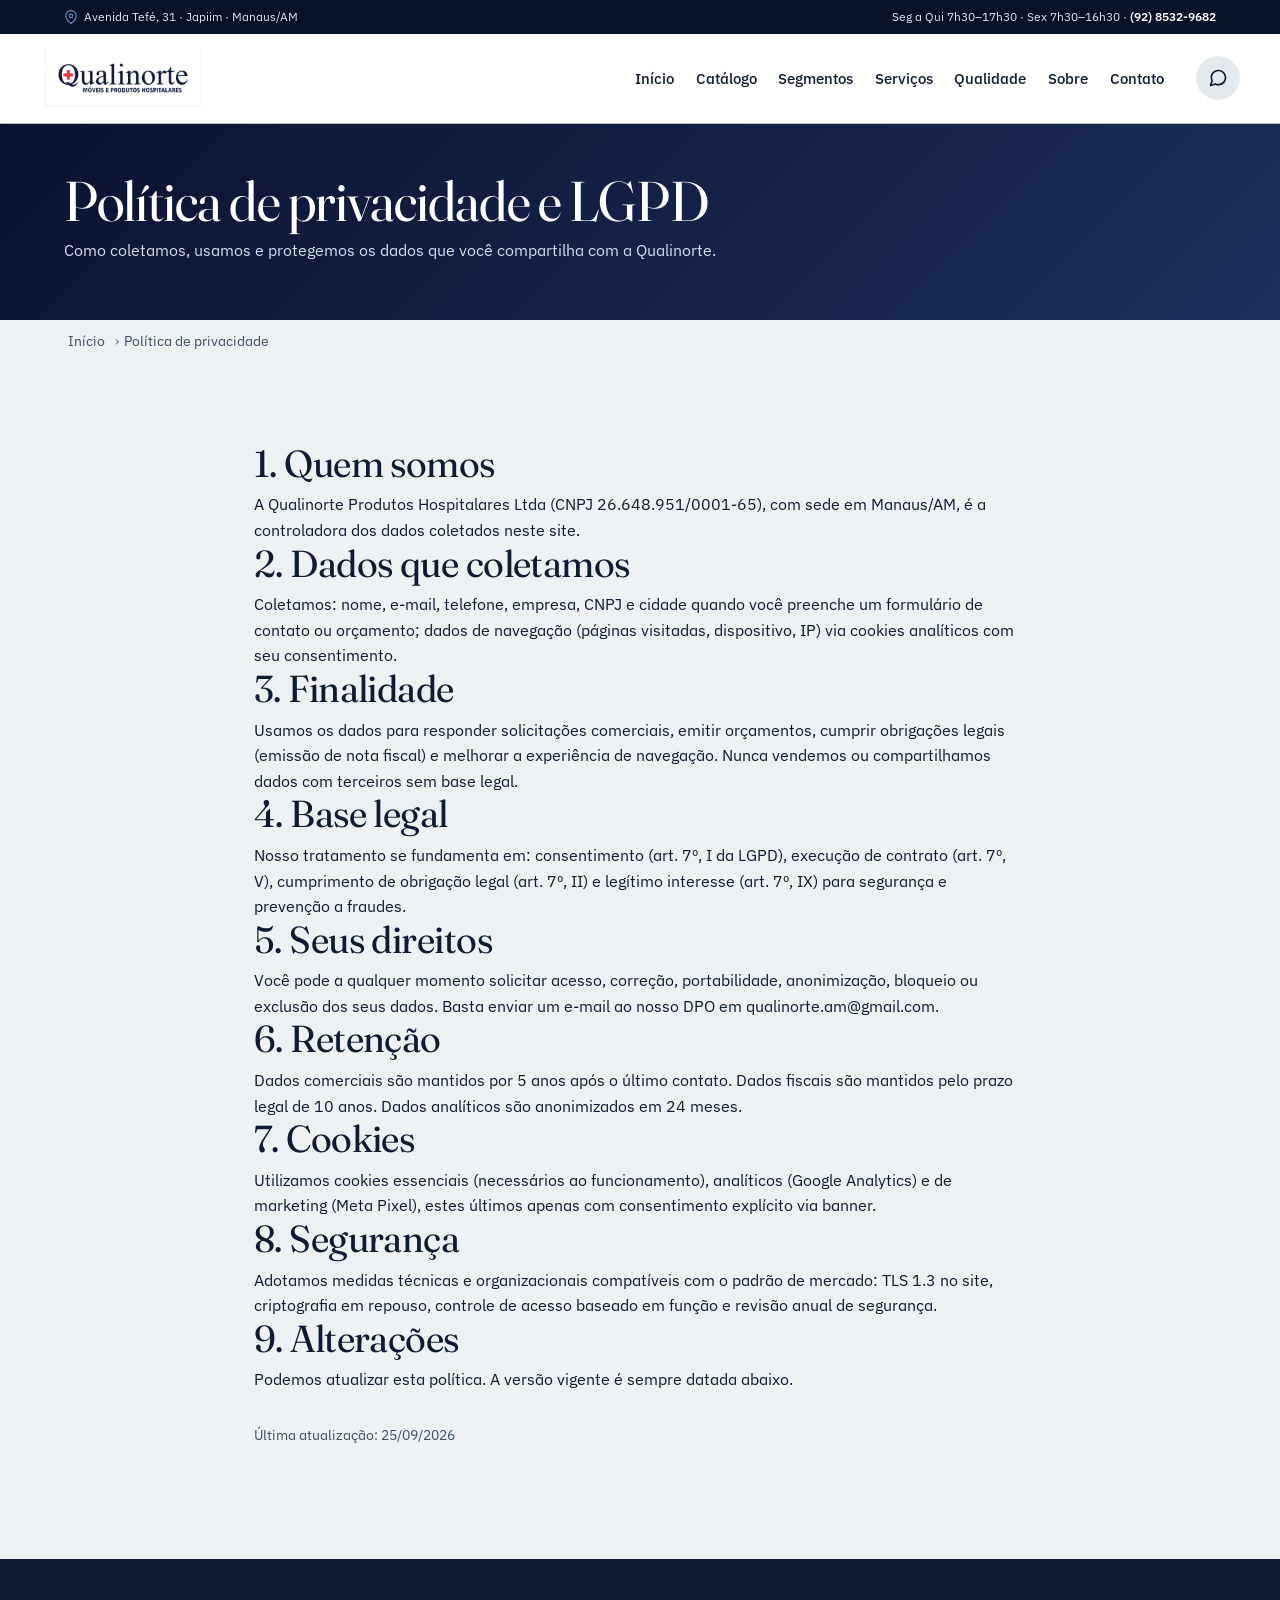
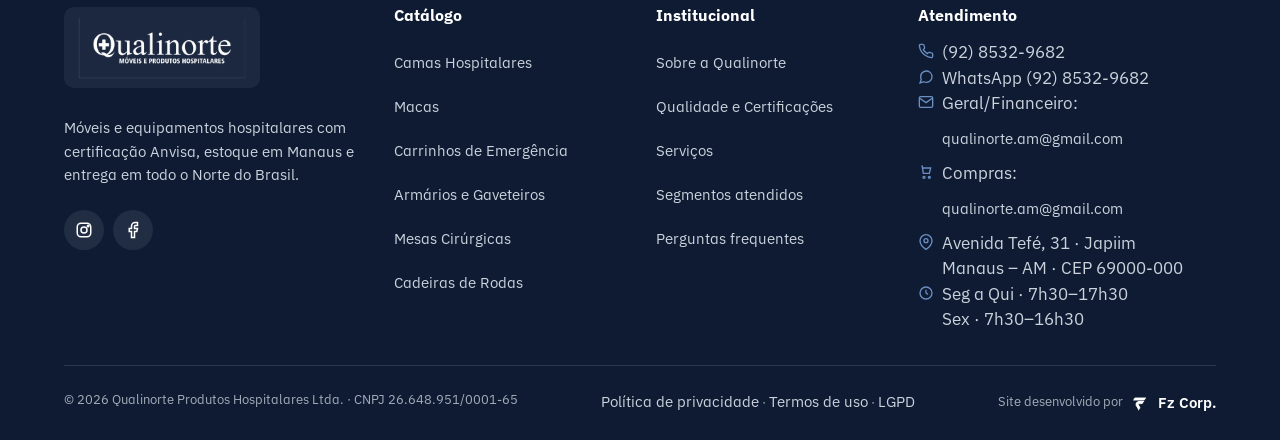
<file: politica-privacidade.html>
<!doctype html>
<html lang="pt-BR">
<head>
<meta charset="utf-8">
<meta name="viewport" content="width=device-width,initial-scale=1">
<title>Política de privacidade e LGPD — Qualinorte</title>
<meta name="description" content="Como a Qualinorte trata dados pessoais conforme a Lei Geral de Proteção de Dados (LGPD).">
<link rel="preconnect" href="https://fonts.googleapis.com">
<link rel="preconnect" href="https://fonts.gstatic.com" crossorigin>
<link href="https://fonts.googleapis.com/css2?family=Fraunces:ital,opsz,wght@0,9..144,400;0,9..144,600;0,9..144,700;1,9..144,400;1,9..144,600&family=IBM+Plex+Mono:wght@400;500;600&family=IBM+Plex+Sans:wght@300;400;500;600;700&display=swap" rel="stylesheet">
<link rel="stylesheet" href="assets/css/styles.css?v=13">
<link rel="icon" type="image/x-icon" href="assets/img/favicon.ico">
<link rel="icon" type="image/png" sizes="512x512" href="assets/img/favicon-512.png">
<link rel="apple-touch-icon" sizes="180x180" href="assets/img/apple-touch-icon.png">
</head>
<body>
<header class="site-header" id="site-header"></header>

<section class="page-hero">
  <div class="container">
    <h1>Política de privacidade e LGPD</h1>
    <p>Como coletamos, usamos e protegemos os dados que você compartilha com a Qualinorte.</p>
  </div>
</section>

<div class="container breadcrumb"><a href="index.html">Início</a><span class="sep">›</span>Política de privacidade</div>

<section class="section">
  <div class="container" style="max-width:820px;color:var(--color-ink);font-size:.95rem;line-height:1.7">
    <h2>1. Quem somos</h2>
    <p style="color:inherit">A Qualinorte Produtos Hospitalares Ltda (CNPJ 26.648.951/0001-65), com sede em Manaus/AM, é a controladora dos dados coletados neste site.</p>
    <h2>2. Dados que coletamos</h2>
    <p style="color:inherit">Coletamos: nome, e-mail, telefone, empresa, CNPJ e cidade quando você preenche um formulário de contato ou orçamento; dados de navegação (páginas visitadas, dispositivo, IP) via cookies analíticos com seu consentimento.</p>
    <h2>3. Finalidade</h2>
    <p style="color:inherit">Usamos os dados para responder solicitações comerciais, emitir orçamentos, cumprir obrigações legais (emissão de nota fiscal) e melhorar a experiência de navegação. Nunca vendemos ou compartilhamos dados com terceiros sem base legal.</p>
    <h2>4. Base legal</h2>
    <p style="color:inherit">Nosso tratamento se fundamenta em: consentimento (art. 7º, I da LGPD), execução de contrato (art. 7º, V), cumprimento de obrigação legal (art. 7º, II) e legítimo interesse (art. 7º, IX) para segurança e prevenção a fraudes.</p>
    <h2>5. Seus direitos</h2>
    <p style="color:inherit">Você pode a qualquer momento solicitar acesso, correção, portabilidade, anonimização, bloqueio ou exclusão dos seus dados. Basta enviar um e-mail ao nosso DPO em <a href="mailto:qualinorte.am@gmail.com">qualinorte.am@gmail.com</a>.</p>
    <h2>6. Retenção</h2>
    <p style="color:inherit">Dados comerciais são mantidos por 5 anos após o último contato. Dados fiscais são mantidos pelo prazo legal de 10 anos. Dados analíticos são anonimizados em 24 meses.</p>
    <h2>7. Cookies</h2>
    <p style="color:inherit">Utilizamos cookies essenciais (necessários ao funcionamento), analíticos (Google Analytics) e de marketing (Meta Pixel), estes últimos apenas com consentimento explícito via banner.</p>
    <h2>8. Segurança</h2>
    <p style="color:inherit">Adotamos medidas técnicas e organizacionais compatíveis com o padrão de mercado: TLS 1.3 no site, criptografia em repouso, controle de acesso baseado em função e revisão anual de segurança.</p>
    <h2>9. Alterações</h2>
    <p style="color:inherit">Podemos atualizar esta política. A versão vigente é sempre datada abaixo.</p>
    <p style="color:var(--color-muted);margin-top:2rem;font-size:.85rem">Última atualização: 25/09/2026</p>
  </div>
</section>

<footer class="site-footer" id="site-footer"></footer>
<script src="assets/js/products.js?v=8"></script>
<script src="assets/js/partials.js?v=6"></script>
<script src="assets/js/main.js?v=9"></script>
</body>
</html>
</file>
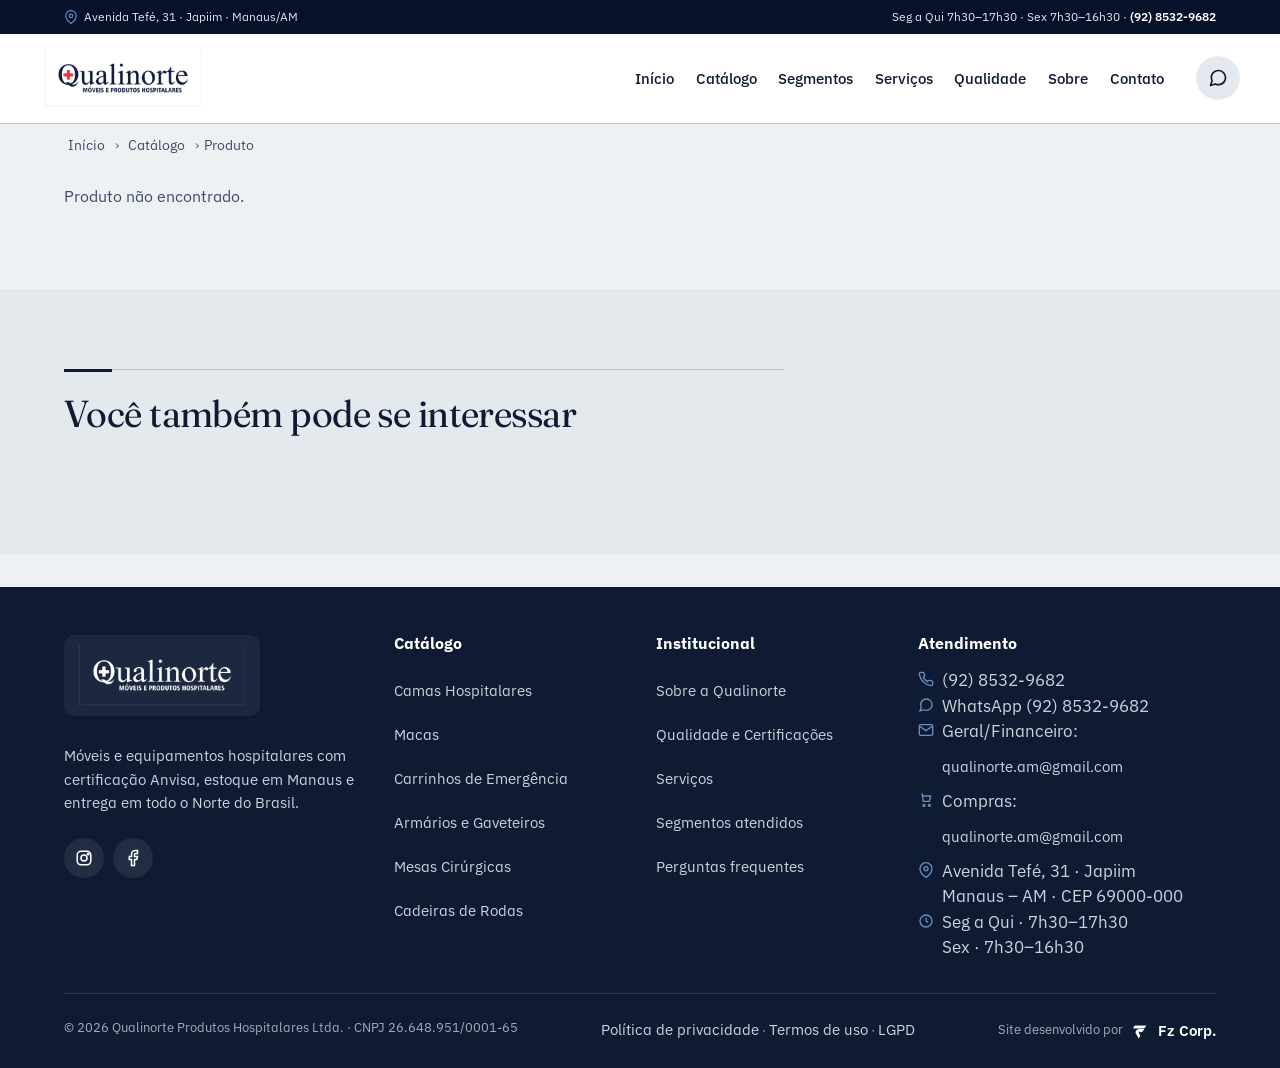
<file: produto.html>
<!doctype html>
<html lang="pt-BR">
<head>
<meta charset="utf-8">
<meta name="viewport" content="width=device-width,initial-scale=1">
<title>Produto — Qualinorte</title>
<meta name="description" content="Ficha técnica completa, certificação Anvisa e orçamento em 1 clique.">
<link rel="preconnect" href="https://fonts.googleapis.com">
<link rel="preconnect" href="https://fonts.gstatic.com" crossorigin>
<link href="https://fonts.googleapis.com/css2?family=Fraunces:ital,opsz,wght@0,9..144,400;0,9..144,600;0,9..144,700;1,9..144,400;1,9..144,600&family=IBM+Plex+Mono:wght@400;500;600&family=IBM+Plex+Sans:wght@300;400;500;600;700&display=swap" rel="stylesheet">
<link rel="stylesheet" href="assets/css/styles.css?v=13">
<link rel="icon" type="image/x-icon" href="assets/img/favicon.ico">
<link rel="icon" type="image/png" sizes="512x512" href="assets/img/favicon-512.png">
<link rel="apple-touch-icon" sizes="180x180" href="assets/img/apple-touch-icon.png">
</head>
<body>
<header class="site-header" id="site-header"></header>

<div class="container breadcrumb">
  <a href="index.html">Início</a><span class="sep">›</span>
  <a href="produtos.html">Catálogo</a><span class="sep">›</span>
  <span id="crumb-product">Produto</span>
</div>

<section class="section" style="padding-top:1rem">
  <div class="container">
    <div id="product-detail" class="product-detail"></div>
  </div>
</section>

<section class="section section-alt">
  <div class="container">
    <div class="section-header">      <h2>Você também pode se interessar</h2>
    </div>
    <div id="related-grid" class="product-grid"></div>
  </div>
</section>

<footer class="site-footer" id="site-footer"></footer>
<script src="assets/js/products.js?v=8"></script>
<script src="assets/js/partials.js?v=6"></script>
<script src="assets/js/main.js?v=9"></script>
</body>
</html>
</file>
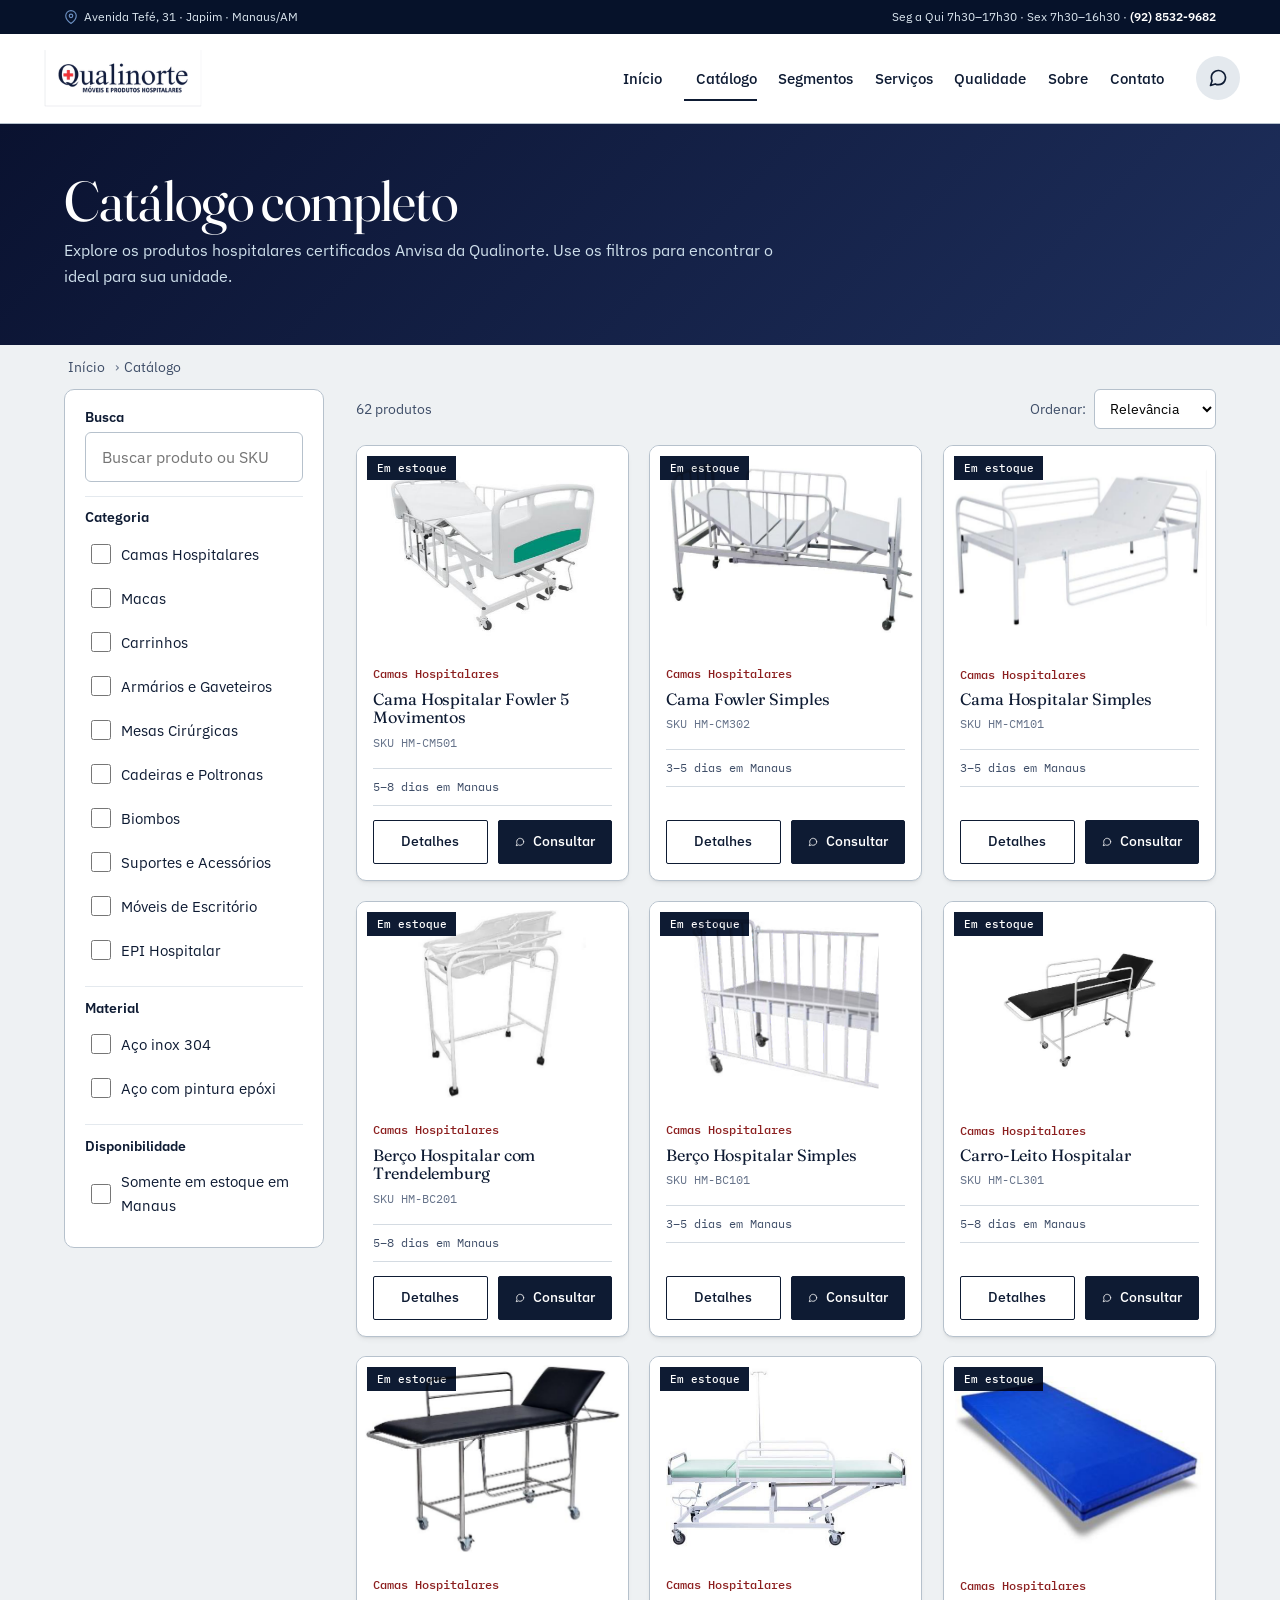
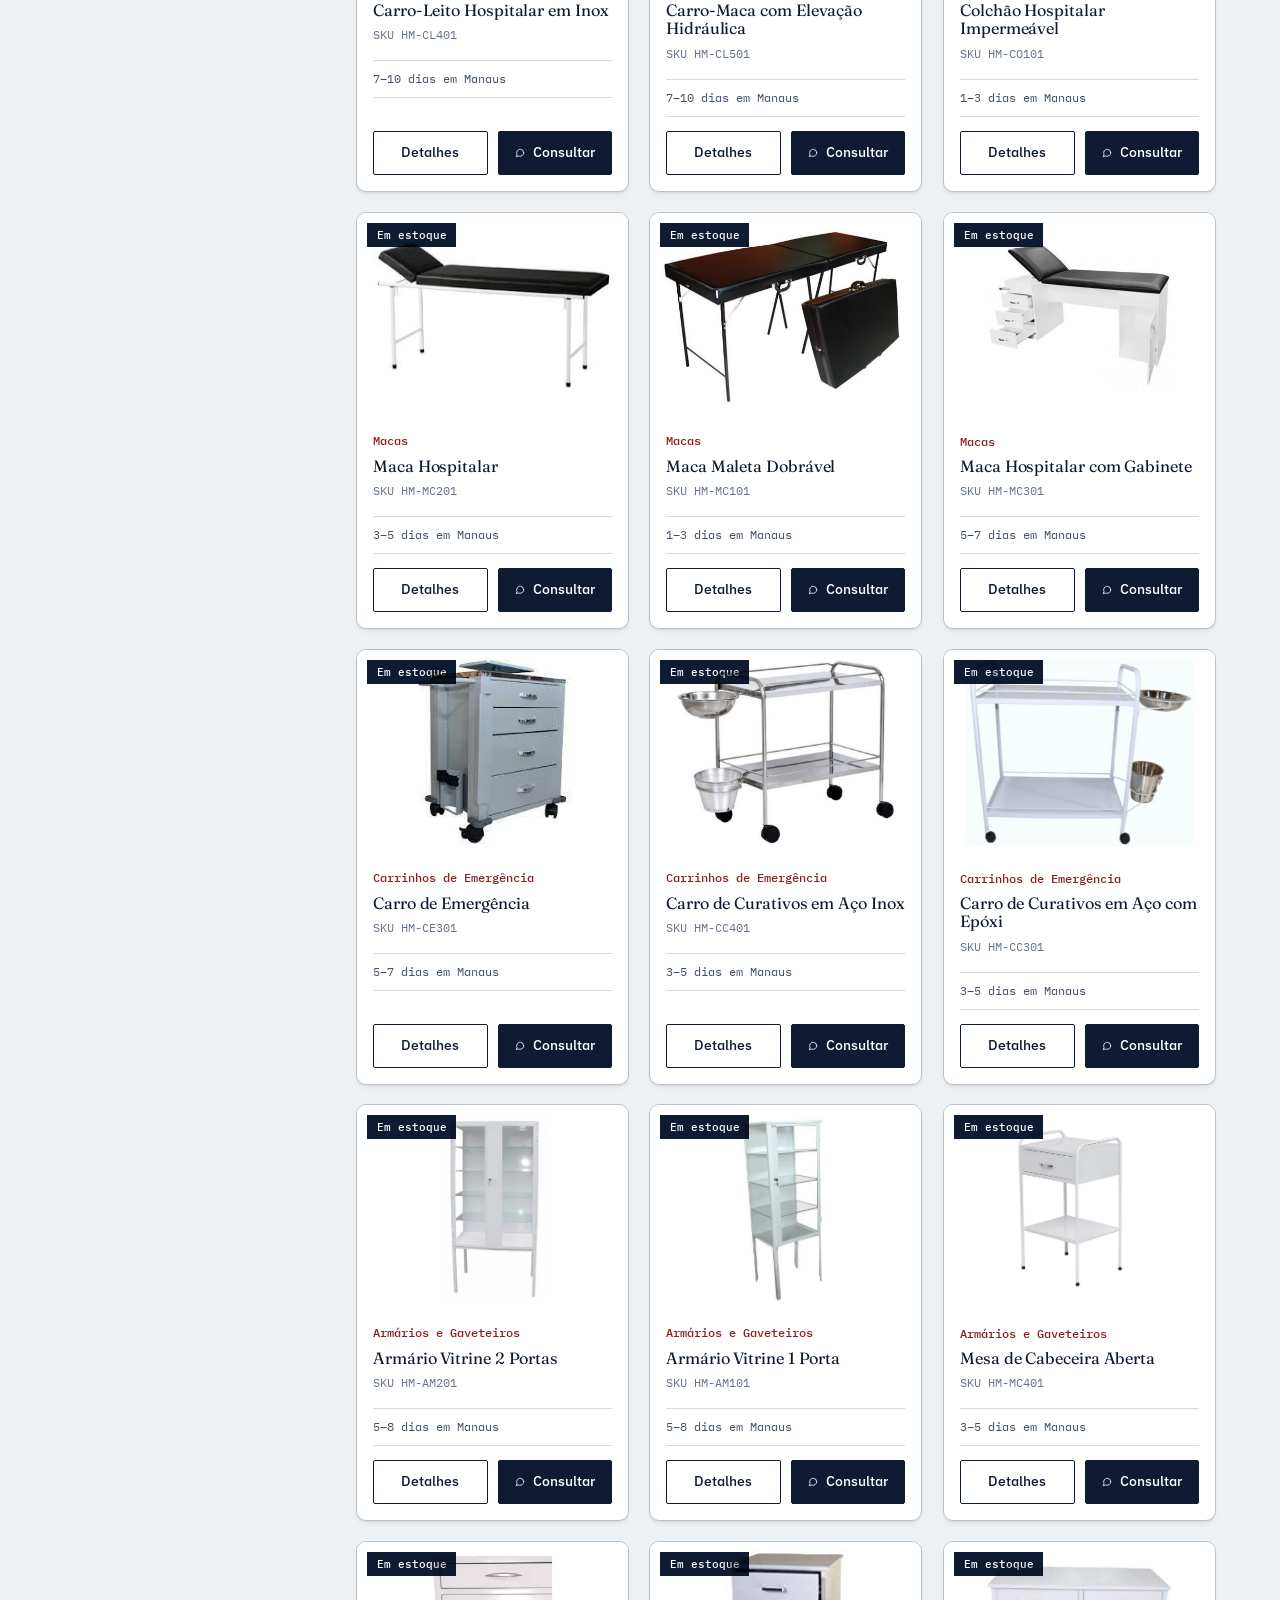
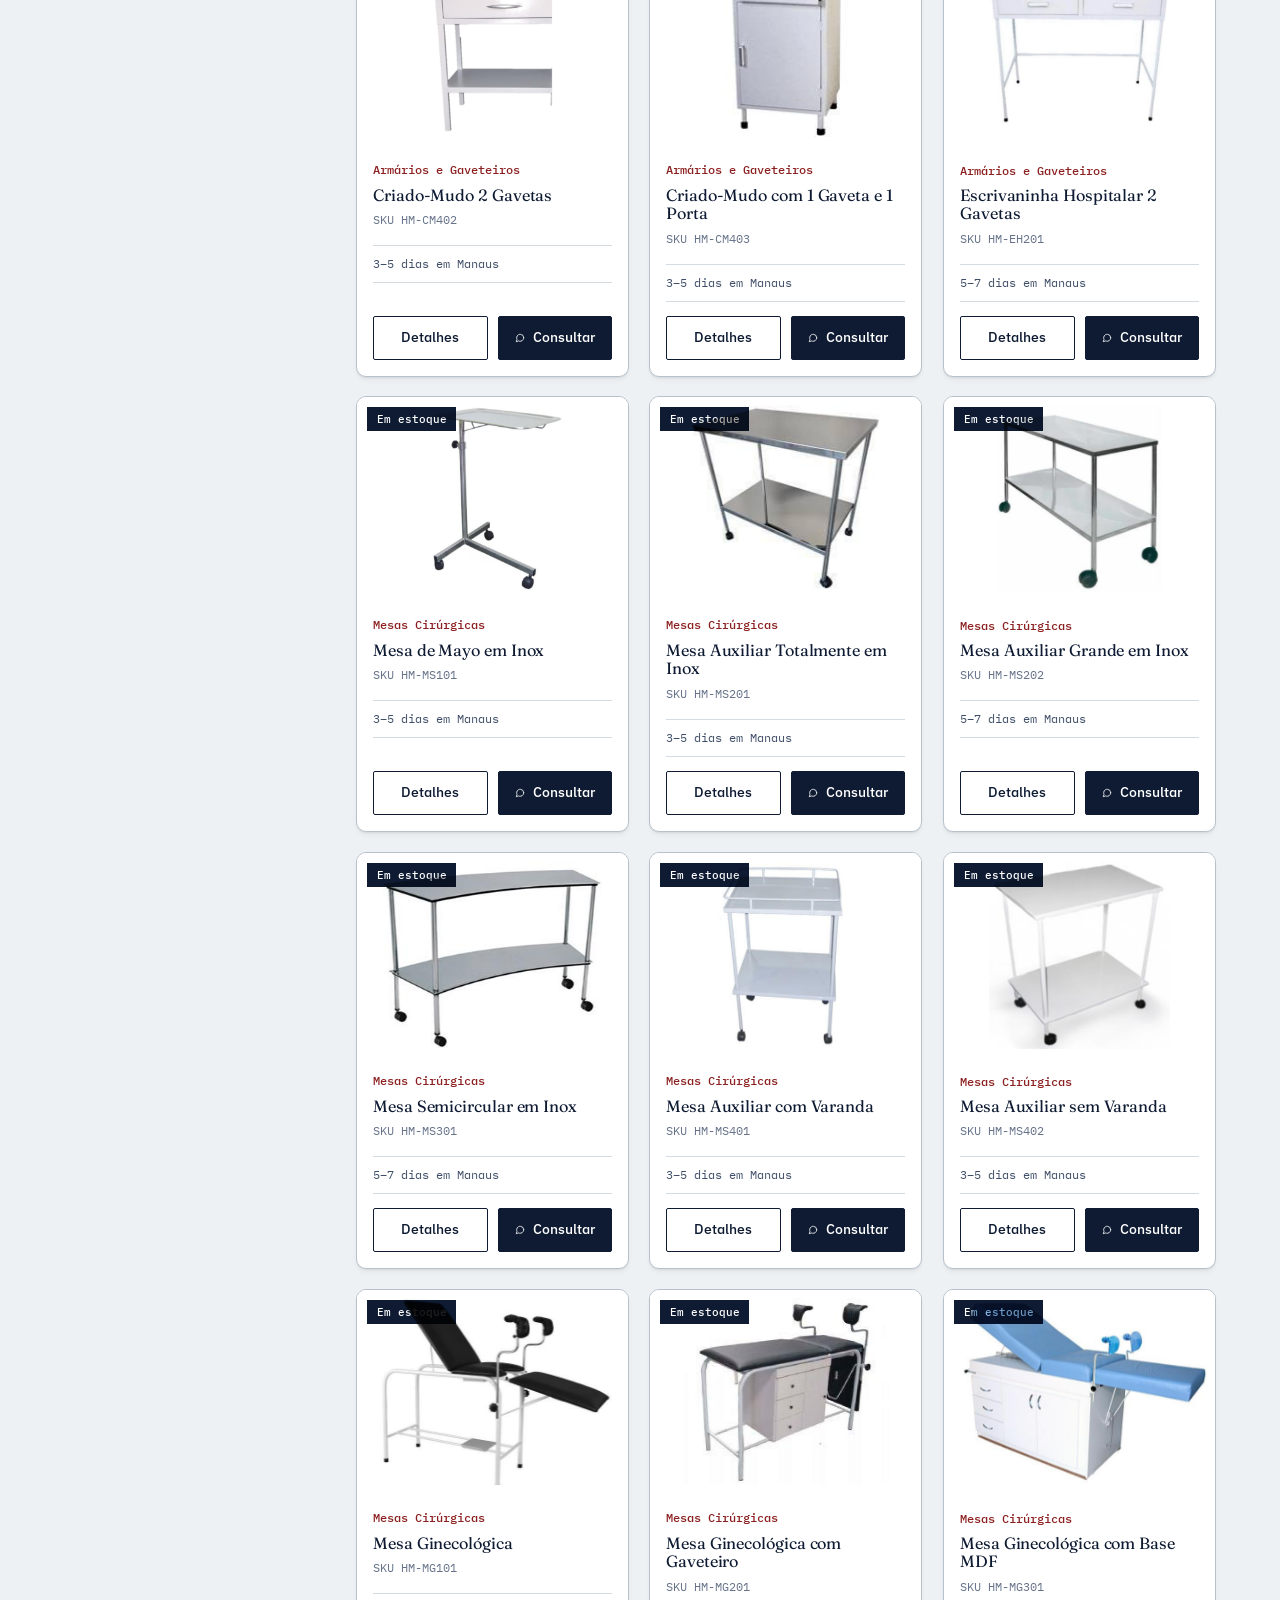
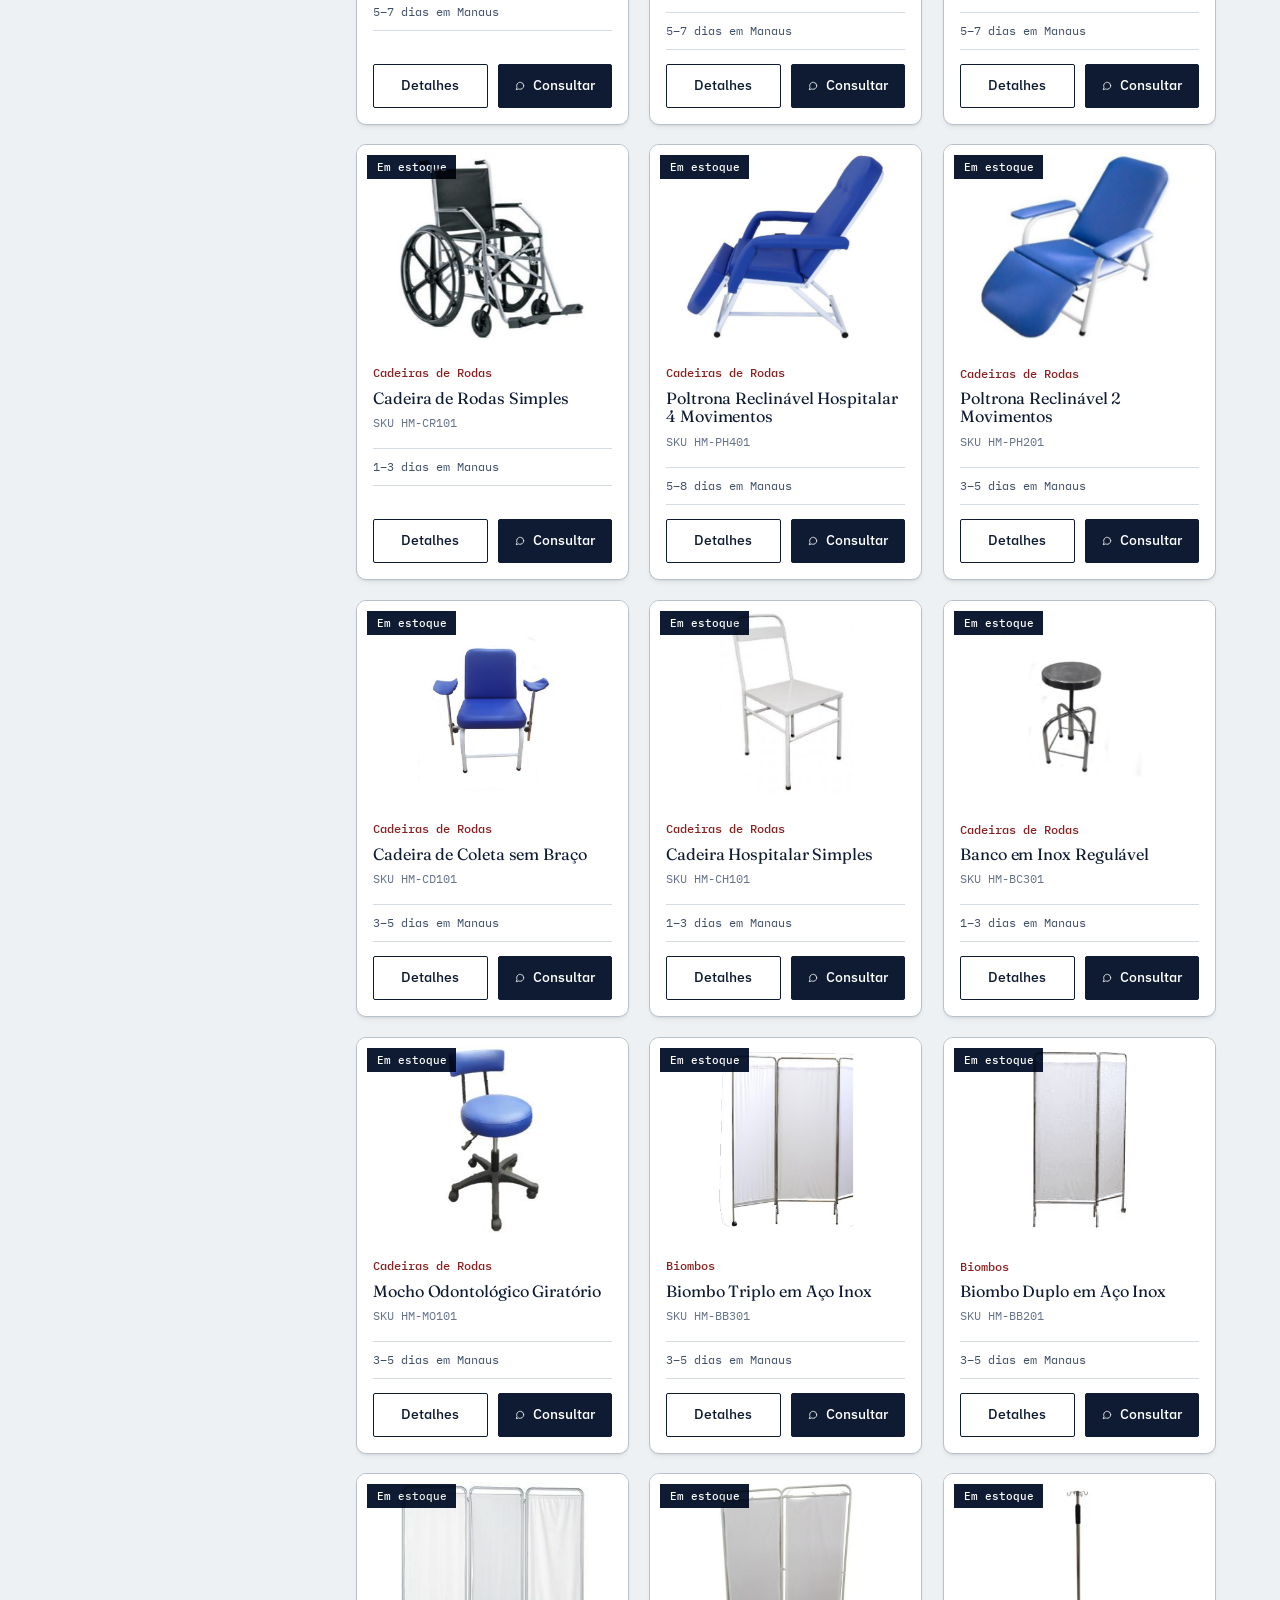
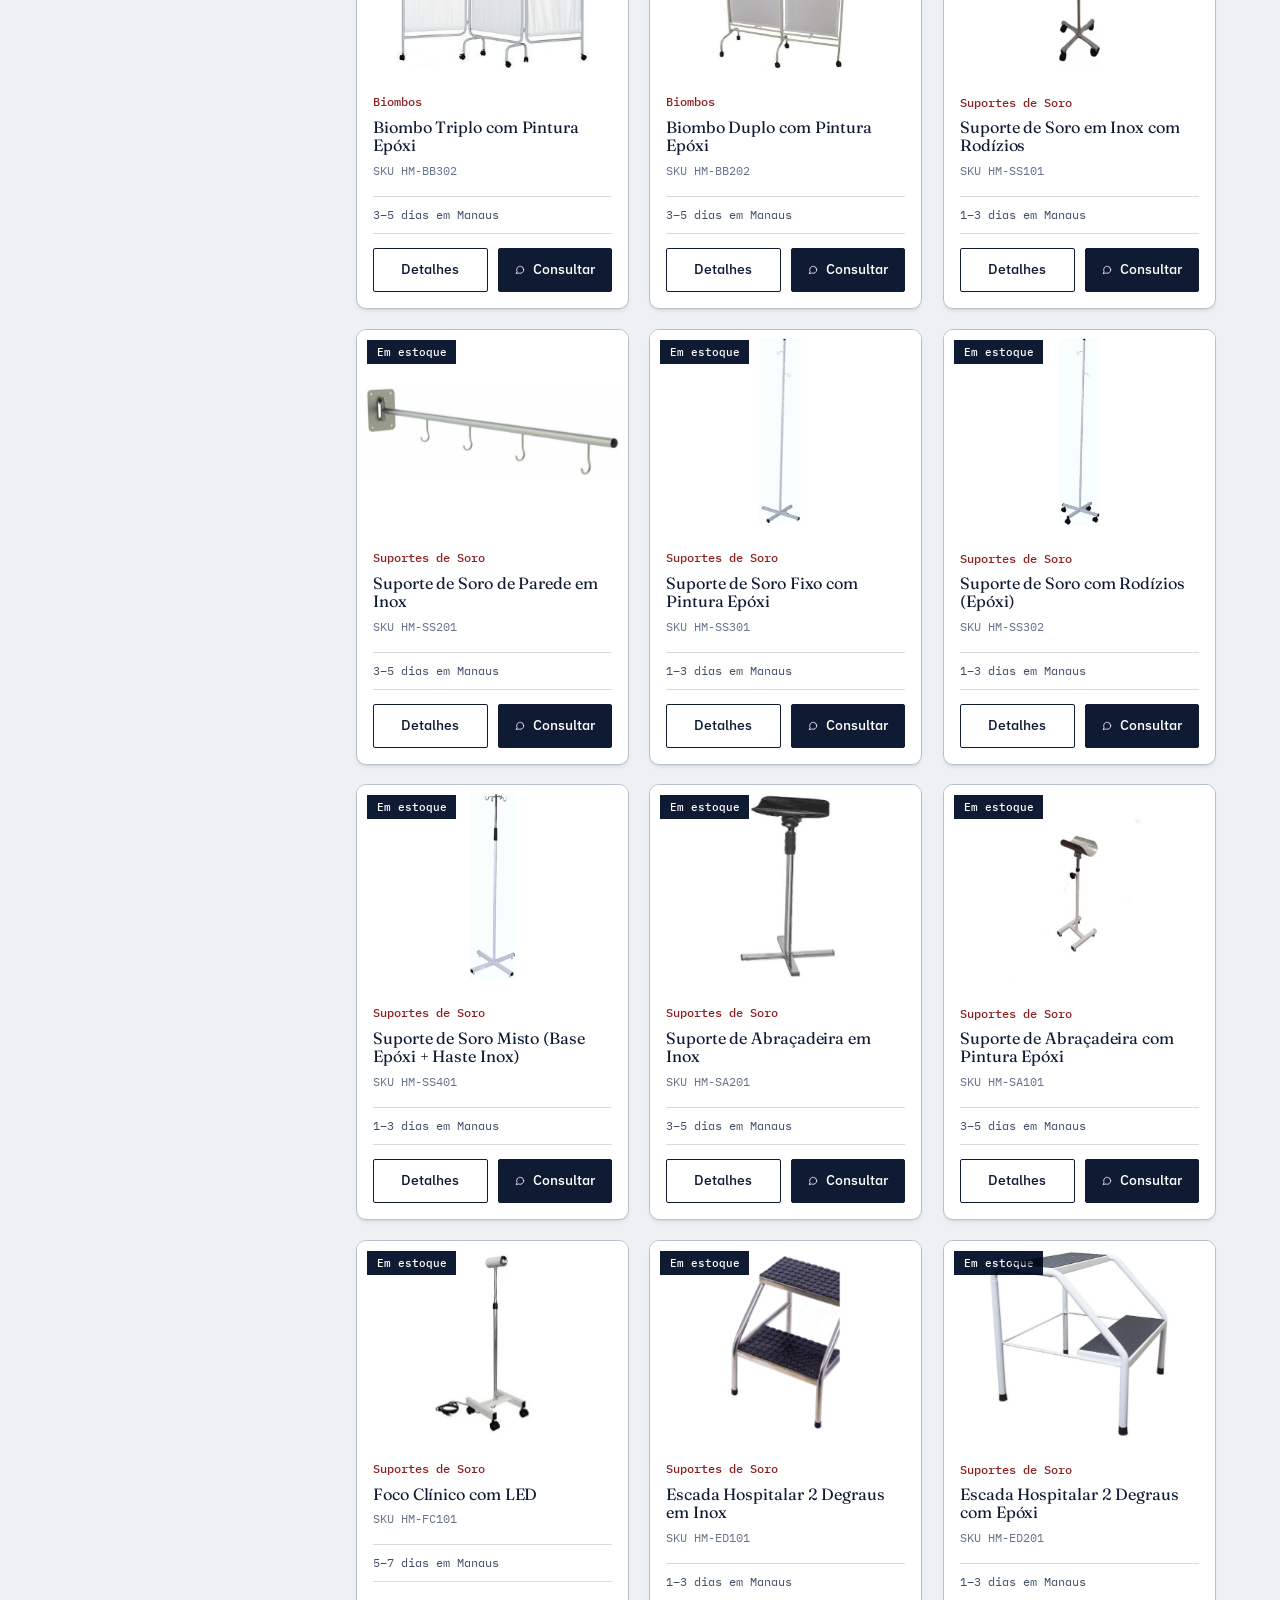
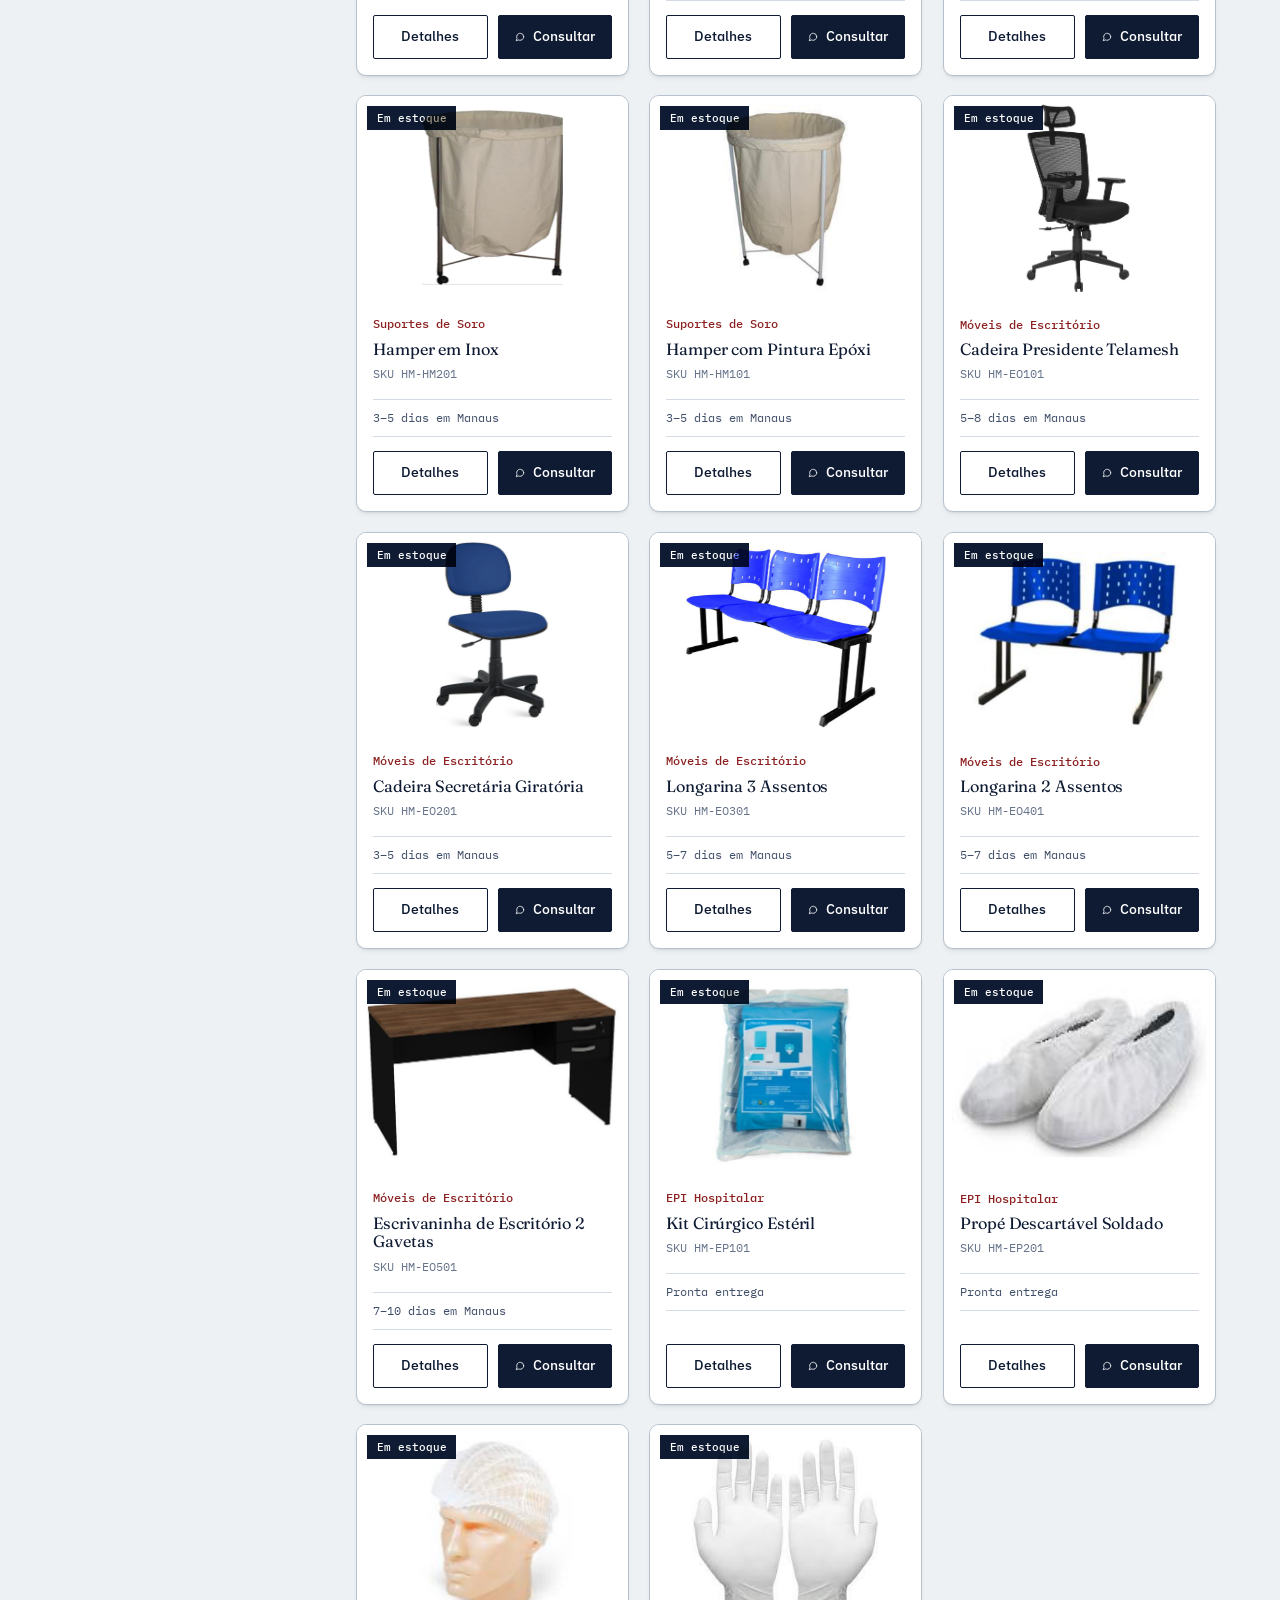
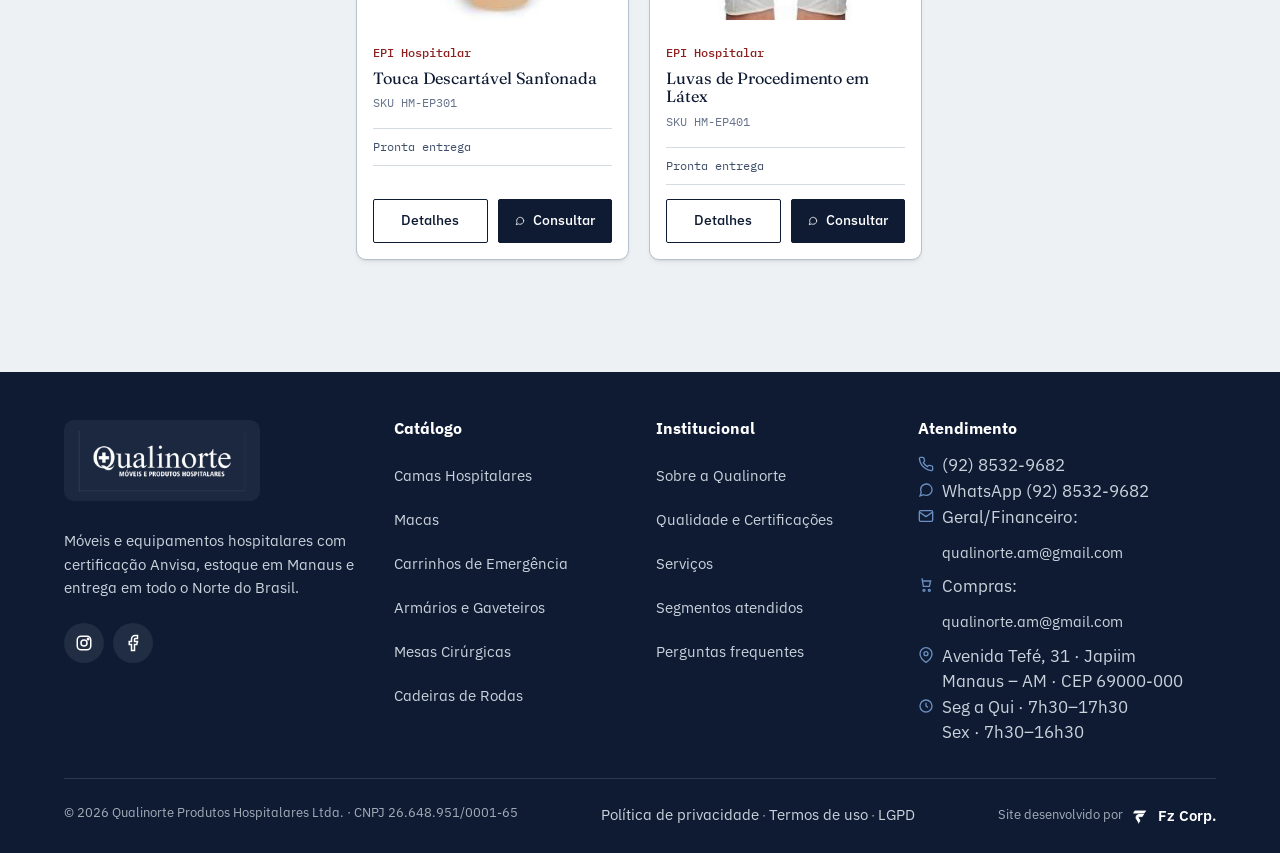
<file: produtos.html>
<!doctype html>
<html lang="pt-BR">
<head>
<meta charset="utf-8">
<meta name="viewport" content="width=device-width,initial-scale=1">
<title>Catálogo de produtos hospitalares — Qualinorte</title>
<meta name="description" content="Móveis e equipamentos hospitalares com certificação Anvisa. Camas, macas, carrinhos, armários, mesas cirúrgicas e mais.">
<link rel="preconnect" href="https://fonts.googleapis.com">
<link rel="preconnect" href="https://fonts.gstatic.com" crossorigin>
<link href="https://fonts.googleapis.com/css2?family=Fraunces:ital,opsz,wght@0,9..144,400;0,9..144,600;0,9..144,700;1,9..144,400;1,9..144,600&family=IBM+Plex+Mono:wght@400;500;600&family=IBM+Plex+Sans:wght@300;400;500;600;700&display=swap" rel="stylesheet">
<link rel="stylesheet" href="assets/css/styles.css?v=13">
<link rel="icon" type="image/x-icon" href="assets/img/favicon.ico">
<link rel="icon" type="image/png" sizes="512x512" href="assets/img/favicon-512.png">
<link rel="apple-touch-icon" sizes="180x180" href="assets/img/apple-touch-icon.png">
</head>
<body>
<header class="site-header" id="site-header"></header>

<section class="page-hero">
  <div class="container">
    <h1>Catálogo completo</h1>
    <p>Explore os produtos hospitalares certificados Anvisa da Qualinorte. Use os filtros para encontrar o ideal para sua unidade.</p>
  </div>
</section>

<div class="container breadcrumb"><a href="index.html">Início</a><span class="sep">›</span>Catálogo</div>

<section class="section" style="padding-top:0">
  <div class="container">
    <div class="catalog-layout">
      <aside class="filters" id="filters-panel" aria-label="Filtros de produto">
        <button type="button" class="filters-toggle" onclick="document.getElementById('filters-panel').classList.toggle('open')">Filtrar produtos</button>
        <div class="filters-body">
        <h4>Busca</h4>
        <input id="search-input" type="search" placeholder="Buscar produto ou SKU">
        <h4>Categoria</h4>
        <label><input type="checkbox" name="cat" value="camas"> Camas Hospitalares</label>
        <label><input type="checkbox" name="cat" value="macas"> Macas</label>
        <label><input type="checkbox" name="cat" value="carrinhos"> Carrinhos</label>
        <label><input type="checkbox" name="cat" value="armarios"> Armários e Gaveteiros</label>
        <label><input type="checkbox" name="cat" value="mesas"> Mesas Cirúrgicas</label>
        <label><input type="checkbox" name="cat" value="cadeiras"> Cadeiras e Poltronas</label>
        <label><input type="checkbox" name="cat" value="biombos"> Biombos</label>
        <label><input type="checkbox" name="cat" value="suportes"> Suportes e Acessórios</label>
        <label><input type="checkbox" name="cat" value="escritorio"> Móveis de Escritório</label>
        <label><input type="checkbox" name="cat" value="epi"> EPI Hospitalar</label>
        <h4>Material</h4>
        <label><input type="checkbox" name="material" value="inox"> Aço inox 304</label>
        <label><input type="checkbox" name="material" value="aco-epoxi"> Aço com pintura epóxi</label>
        <h4>Disponibilidade</h4>
        <label><input type="checkbox" id="filter-stock"> Somente em estoque em Manaus</label>
        </div>
      </aside>
      <div>
        <div class="catalog-toolbar">
          <span id="result-count" style="color:var(--color-muted);font-size:.9rem"></span>
          <div style="display:flex;align-items:center;gap:.5rem">
            <label style="font-size:.85rem;color:var(--color-muted)">Ordenar:</label>
            <select id="sort-select">
              <option value="relevance">Relevância</option>
              <option value="name">Nome (A–Z)</option>
              <option value="prazo">Menor prazo</option>
            </select>
          </div>
        </div>
        <div id="product-grid" class="product-grid"></div>
      </div>
    </div>
  </div>
</section>

<footer class="site-footer" id="site-footer"></footer>
<script src="assets/js/products.js?v=8"></script>
<script src="assets/js/partials.js?v=6"></script>
<script src="assets/js/main.js?v=9"></script>
</body>
</html>
</file>
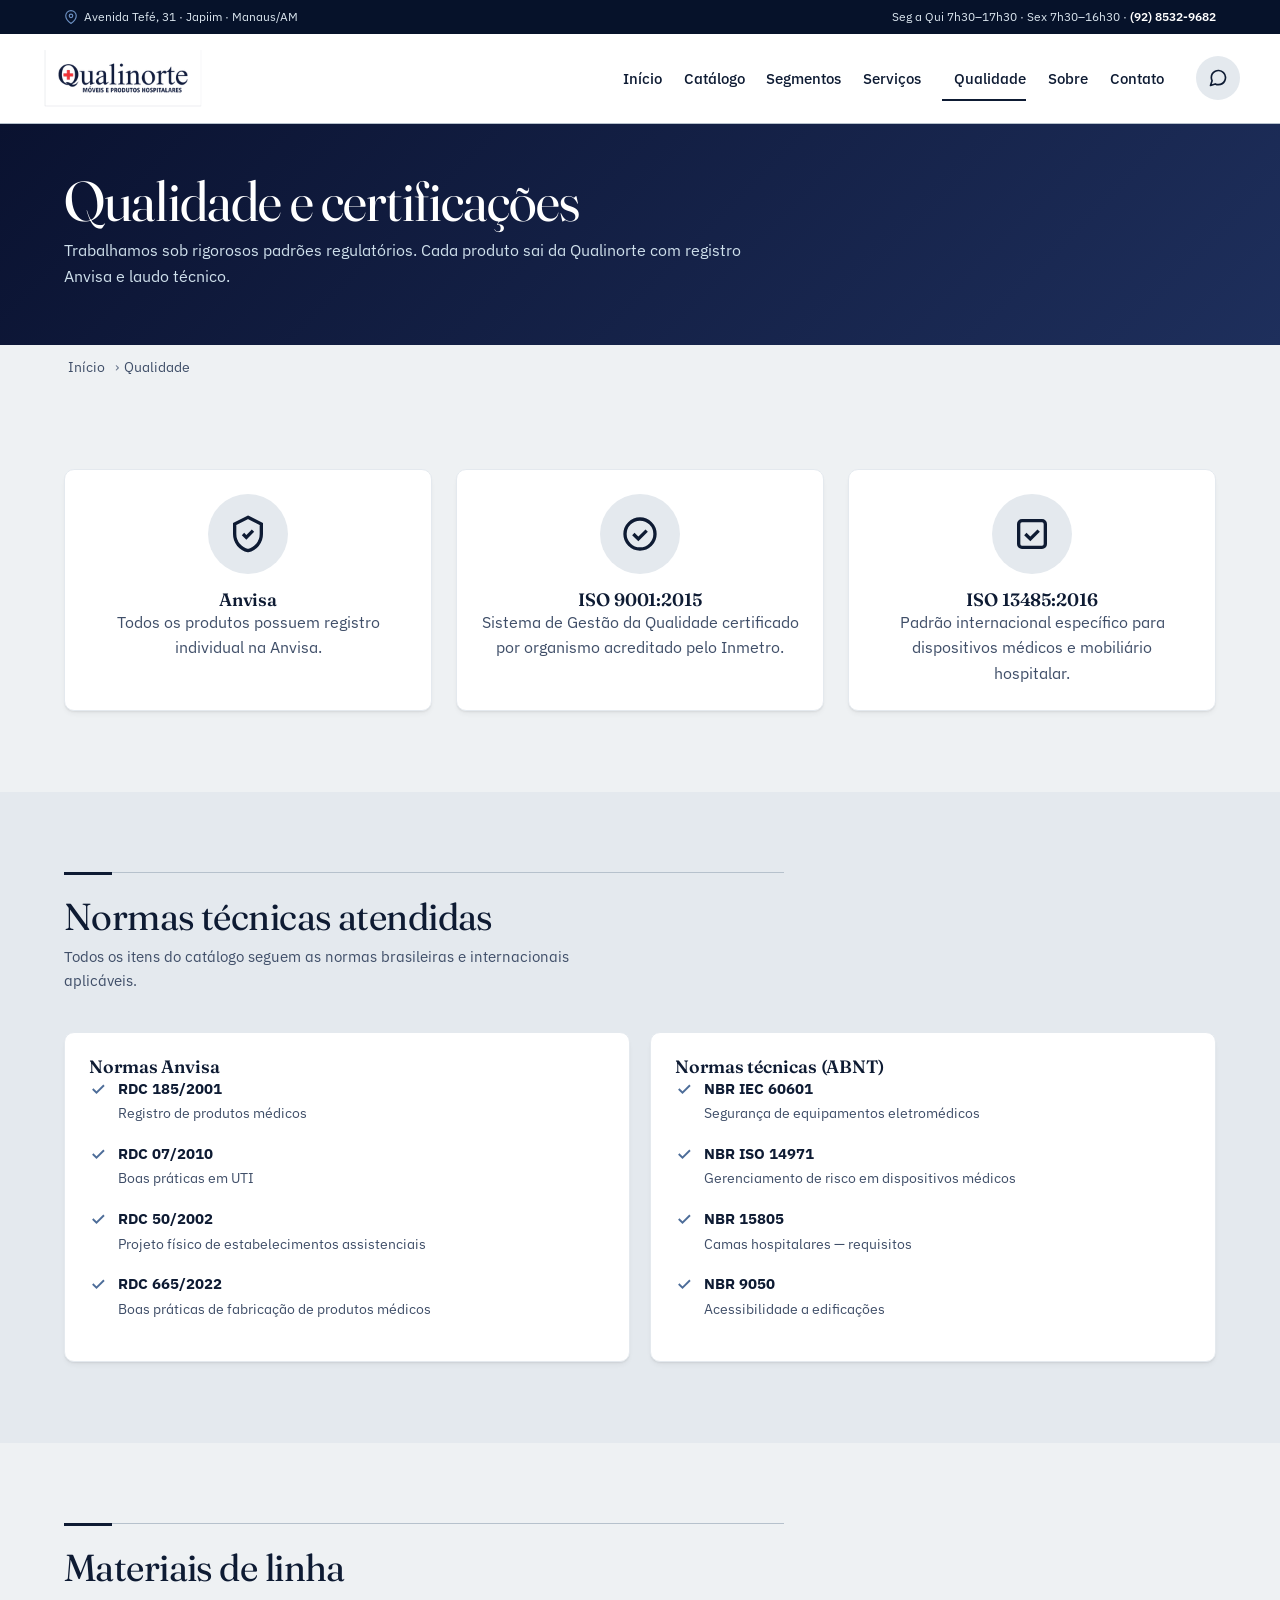
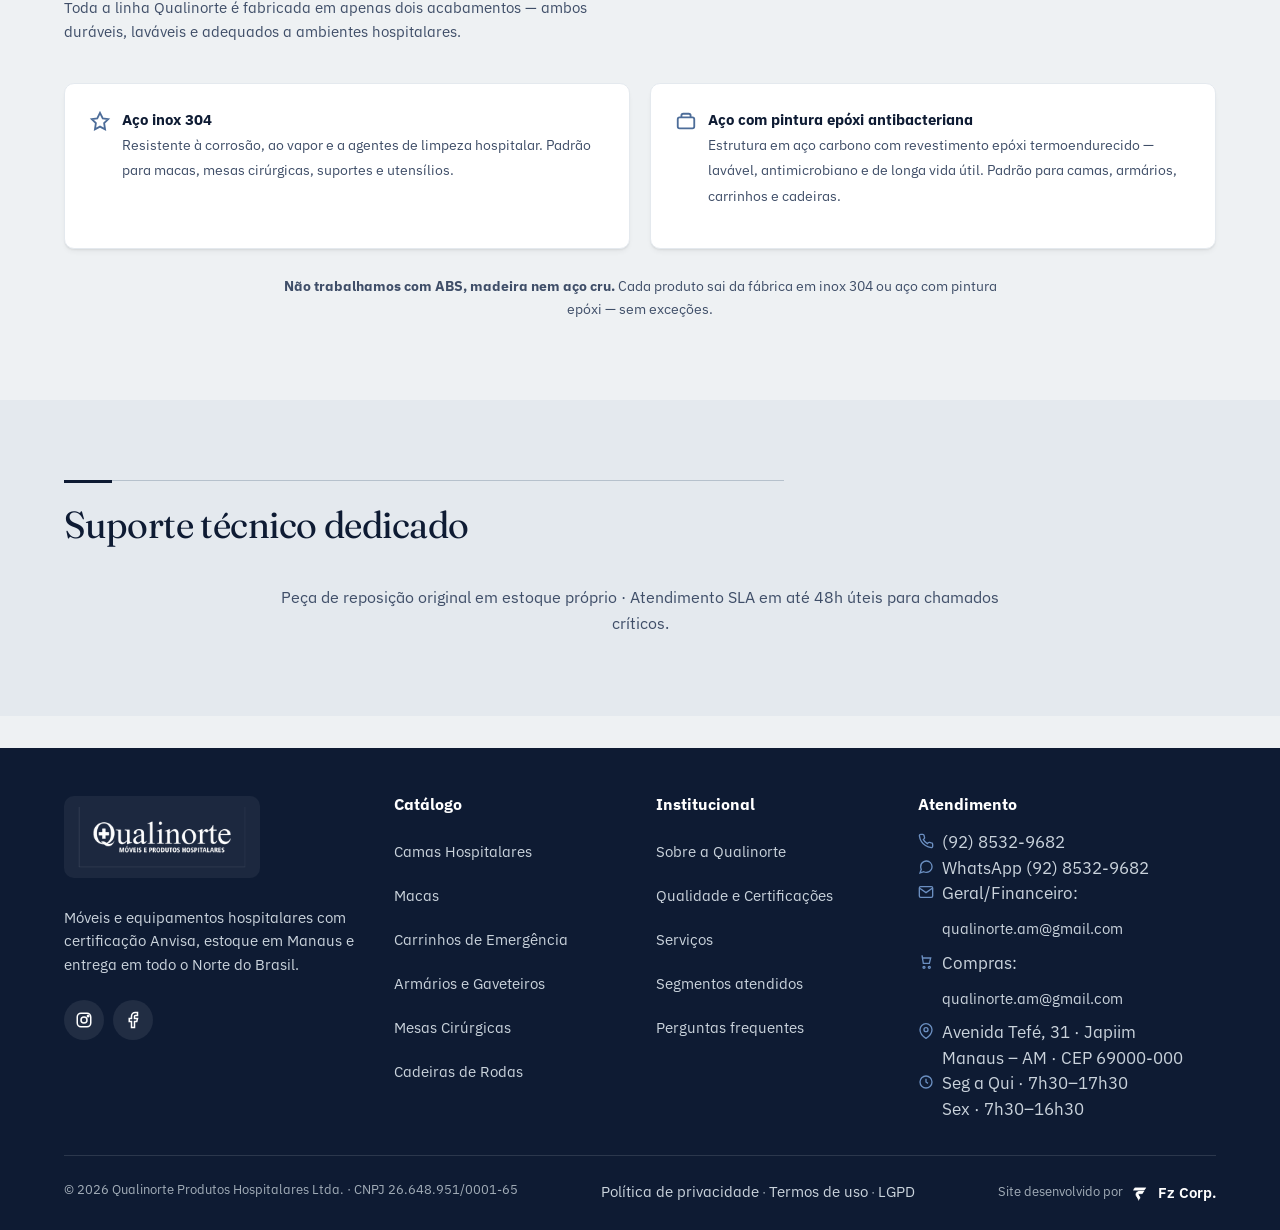
<file: qualidade.html>
<!doctype html>
<html lang="pt-BR">
<head>
<meta charset="utf-8">
<meta name="viewport" content="width=device-width,initial-scale=1">
<title>Qualidade e Certificações — Qualinorte</title>
<meta name="description" content="Certificação Anvisa, ISO 9001 e ISO 13485. Todos os nossos produtos possuem registro válido e rastreável.">
<link rel="preconnect" href="https://fonts.googleapis.com">
<link rel="preconnect" href="https://fonts.gstatic.com" crossorigin>
<link href="https://fonts.googleapis.com/css2?family=Fraunces:ital,opsz,wght@0,9..144,400;0,9..144,600;0,9..144,700;1,9..144,400;1,9..144,600&family=IBM+Plex+Mono:wght@400;500;600&family=IBM+Plex+Sans:wght@300;400;500;600;700&display=swap" rel="stylesheet">
<link rel="stylesheet" href="assets/css/styles.css?v=13">
<link rel="icon" type="image/x-icon" href="assets/img/favicon.ico">
<link rel="icon" type="image/png" sizes="512x512" href="assets/img/favicon-512.png">
<link rel="apple-touch-icon" sizes="180x180" href="assets/img/apple-touch-icon.png">
</head>
<body>
<header class="site-header" id="site-header"></header>

<section class="page-hero">
  <div class="container">
    <h1>Qualidade e certificações</h1>
    <p>Trabalhamos sob rigorosos padrões regulatórios. Cada produto sai da Qualinorte com registro Anvisa e laudo técnico.</p>
  </div>
</section>

<div class="container breadcrumb"><a href="index.html">Início</a><span class="sep">›</span>Qualidade</div>

<section class="section">
  <div class="container">
    <div class="card-grid-3">
      <div class="card" style="text-align:center">
        <div style="width:80px;height:80px;background:var(--color-neutral-light);border-radius:50%;margin:0 auto 1rem;display:flex;align-items:center;justify-content:center;color:var(--color-primary)"><svg width="40" height="40" viewBox="0 0 24 24" fill="none" stroke="currentColor" stroke-width="2"><path d="M12 2l8 4v6c0 5-3.5 9-8 10-4.5-1-8-5-8-10V6l8-4z"/><path d="M9 12l2 2 4-4"/></svg></div>
        <h3>Anvisa</h3>
        <p>Todos os produtos possuem registro individual na Anvisa.</p>
      </div>
      <div class="card" style="text-align:center">
        <div style="width:80px;height:80px;background:var(--color-neutral-light);border-radius:50%;margin:0 auto 1rem;display:flex;align-items:center;justify-content:center;color:var(--color-primary)"><svg width="40" height="40" viewBox="0 0 24 24" fill="none" stroke="currentColor" stroke-width="2"><circle cx="12" cy="12" r="9"/><path d="M8 12l3 3 5-5"/></svg></div>
        <h3>ISO 9001:2015</h3>
        <p>Sistema de Gestão da Qualidade certificado por organismo acreditado pelo Inmetro.</p>
      </div>
      <div class="card" style="text-align:center">
        <div style="width:80px;height:80px;background:var(--color-neutral-light);border-radius:50%;margin:0 auto 1rem;display:flex;align-items:center;justify-content:center;color:var(--color-primary)"><svg width="40" height="40" viewBox="0 0 24 24" fill="none" stroke="currentColor" stroke-width="2"><rect x="4" y="4" width="16" height="16" rx="2"/><path d="M8 12l3 3 5-5"/></svg></div>
        <h3>ISO 13485:2016</h3>
        <p>Padrão internacional específico para dispositivos médicos e mobiliário hospitalar.</p>
      </div>
    </div>
  </div>
</section>

<section class="section section-alt">
  <div class="container">
    <div class="section-header">      <h2>Normas técnicas atendidas</h2>
      <p>Todos os itens do catálogo seguem as normas brasileiras e internacionais aplicáveis.</p>
    </div>
    <div class="card-grid-2">
      <div class="card">
        <h3>Normas Anvisa</h3>
        <div class="icon-bullet"><svg width="18" height="18" viewBox="0 0 24 24" fill="none" stroke="currentColor" stroke-width="2.5"><polyline points="5 12 10 17 20 7"/></svg><div><strong>RDC 185/2001</strong><span>Registro de produtos médicos</span></div></div>
        <div class="icon-bullet"><svg width="18" height="18" viewBox="0 0 24 24" fill="none" stroke="currentColor" stroke-width="2.5"><polyline points="5 12 10 17 20 7"/></svg><div><strong>RDC 07/2010</strong><span>Boas práticas em UTI</span></div></div>
        <div class="icon-bullet"><svg width="18" height="18" viewBox="0 0 24 24" fill="none" stroke="currentColor" stroke-width="2.5"><polyline points="5 12 10 17 20 7"/></svg><div><strong>RDC 50/2002</strong><span>Projeto físico de estabelecimentos assistenciais</span></div></div>
        <div class="icon-bullet"><svg width="18" height="18" viewBox="0 0 24 24" fill="none" stroke="currentColor" stroke-width="2.5"><polyline points="5 12 10 17 20 7"/></svg><div><strong>RDC 665/2022</strong><span>Boas práticas de fabricação de produtos médicos</span></div></div>
      </div>
      <div class="card">
        <h3>Normas técnicas (ABNT)</h3>
        <div class="icon-bullet"><svg width="18" height="18" viewBox="0 0 24 24" fill="none" stroke="currentColor" stroke-width="2.5"><polyline points="5 12 10 17 20 7"/></svg><div><strong>NBR IEC 60601</strong><span>Segurança de equipamentos eletromédicos</span></div></div>
        <div class="icon-bullet"><svg width="18" height="18" viewBox="0 0 24 24" fill="none" stroke="currentColor" stroke-width="2.5"><polyline points="5 12 10 17 20 7"/></svg><div><strong>NBR ISO 14971</strong><span>Gerenciamento de risco em dispositivos médicos</span></div></div>
        <div class="icon-bullet"><svg width="18" height="18" viewBox="0 0 24 24" fill="none" stroke="currentColor" stroke-width="2.5"><polyline points="5 12 10 17 20 7"/></svg><div><strong>NBR 15805</strong><span>Camas hospitalares — requisitos</span></div></div>
        <div class="icon-bullet"><svg width="18" height="18" viewBox="0 0 24 24" fill="none" stroke="currentColor" stroke-width="2.5"><polyline points="5 12 10 17 20 7"/></svg><div><strong>NBR 9050</strong><span>Acessibilidade a edificações</span></div></div>
      </div>
    </div>
  </div>
</section>

<section class="section">
  <div class="container">
    <div class="section-header">      <h2>Materiais de linha</h2>
      <p>Toda a linha Qualinorte é fabricada em apenas dois acabamentos — ambos duráveis, laváveis e adequados a ambientes hospitalares.</p>
    </div>
    <div class="card-grid-2">
      <div class="card">
        <div class="icon-bullet"><svg width="22" height="22" viewBox="0 0 24 24" fill="none" stroke="currentColor" stroke-width="2"><path d="M12 2l3 6 6 .9-4.5 4.4 1 6.7L12 17l-5.5 3 1-6.7L3 8.9 9 8z"/></svg><div><strong>Aço inox 304</strong><span>Resistente à corrosão, ao vapor e a agentes de limpeza hospitalar. Padrão para macas, mesas cirúrgicas, suportes e utensílios.</span></div></div>
      </div>
      <div class="card">
        <div class="icon-bullet"><svg width="22" height="22" viewBox="0 0 24 24" fill="none" stroke="currentColor" stroke-width="2"><rect x="3" y="7" width="18" height="12" rx="2"/><path d="M7 7V5a2 2 0 0 1 2-2h6a2 2 0 0 1 2 2v2"/></svg><div><strong>Aço com pintura epóxi antibacteriana</strong><span>Estrutura em aço carbono com revestimento epóxi termoendurecido — lavável, antimicrobiano e de longa vida útil. Padrão para camas, armários, carrinhos e cadeiras.</span></div></div>
      </div>
    </div>
    <p class="text-center mt-2" style="color:var(--color-muted);max-width:720px;margin:1.5rem auto 0;font-size:.9rem"><strong>Não trabalhamos com ABS, madeira nem aço cru.</strong> Cada produto sai da fábrica em inox 304 ou aço com pintura epóxi — sem exceções.</p>
  </div>
</section>

<section class="section section-alt">
  <div class="container">
    <div class="section-header">      <h2>Suporte técnico dedicado</h2>
    </div>
    <p class="text-center" style="color:var(--color-muted);max-width:720px;margin:0 auto">Peça de reposição original em estoque próprio · Atendimento SLA em até 48h úteis para chamados críticos.</p>
  </div>
</section>

<footer class="site-footer" id="site-footer"></footer>
<script src="assets/js/products.js?v=8"></script>
<script src="assets/js/partials.js?v=6"></script>
<script src="assets/js/main.js?v=9"></script>
</body>
</html>
</file>
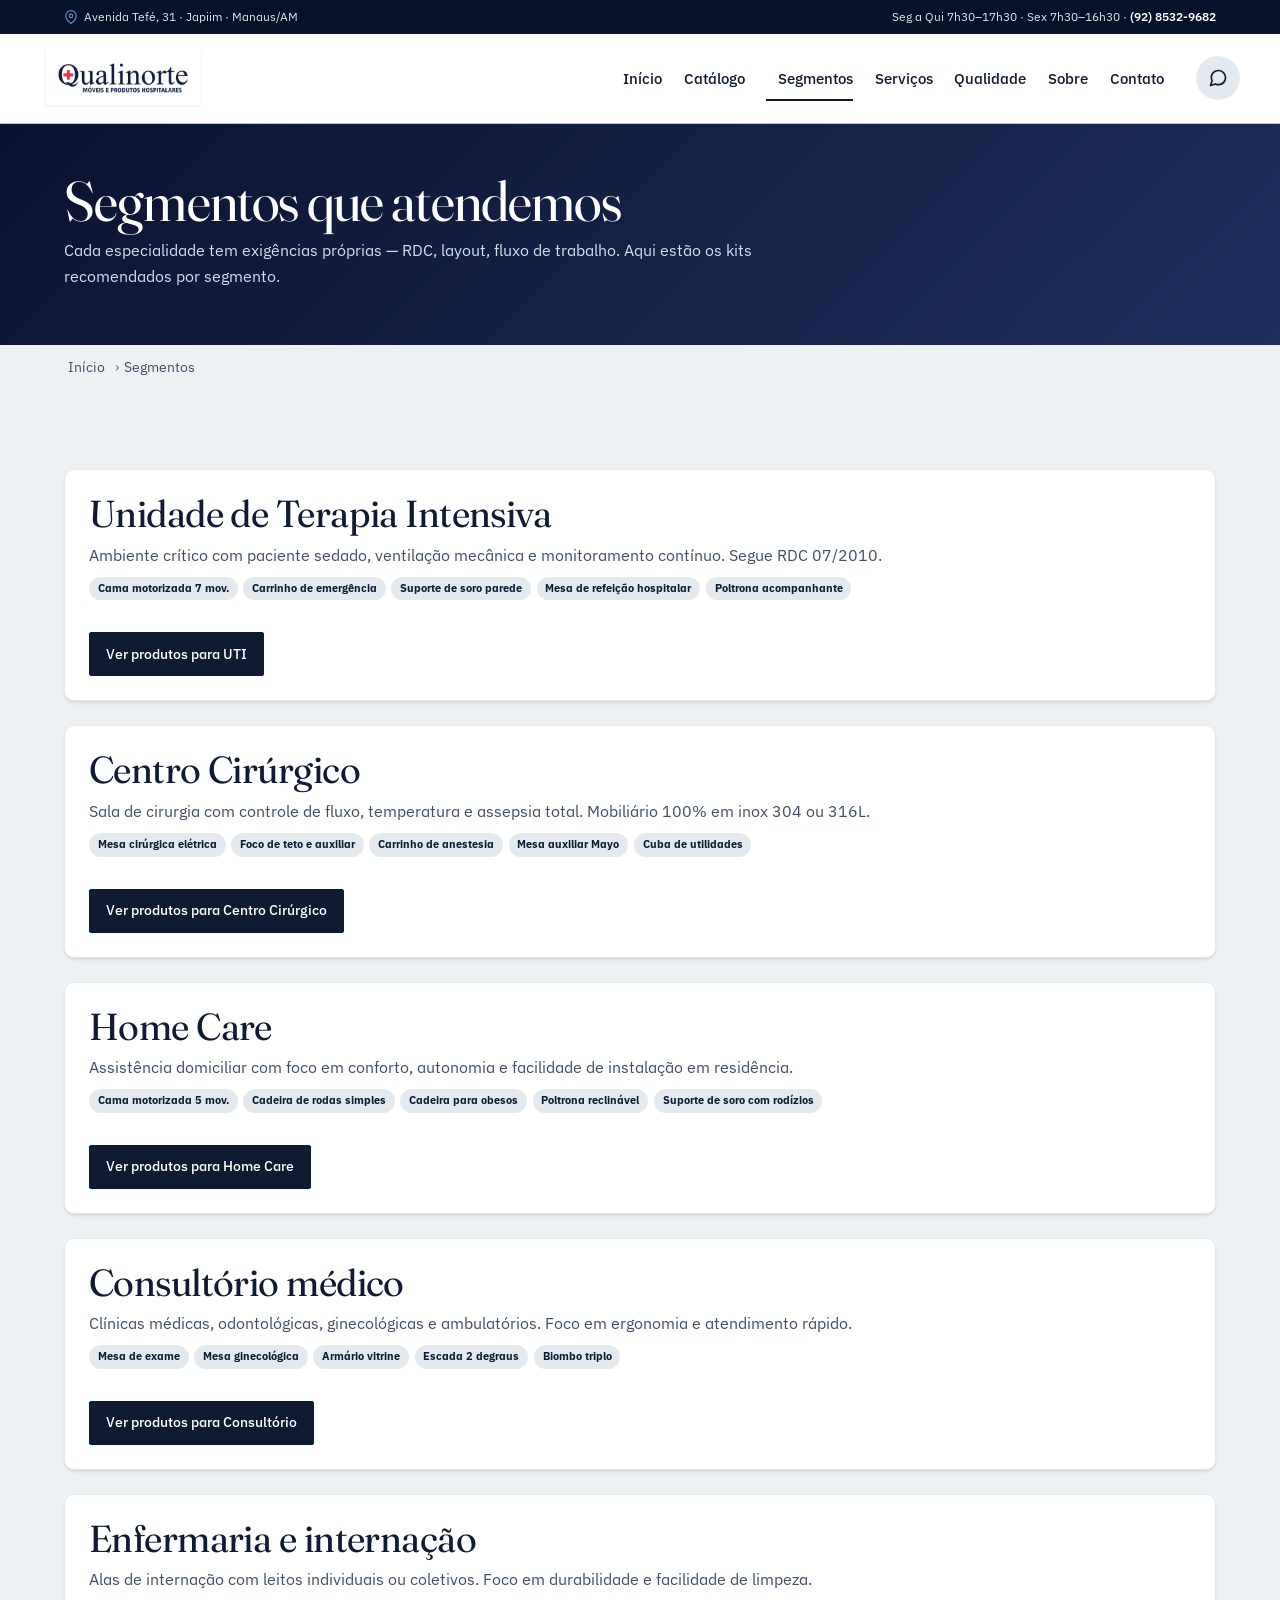
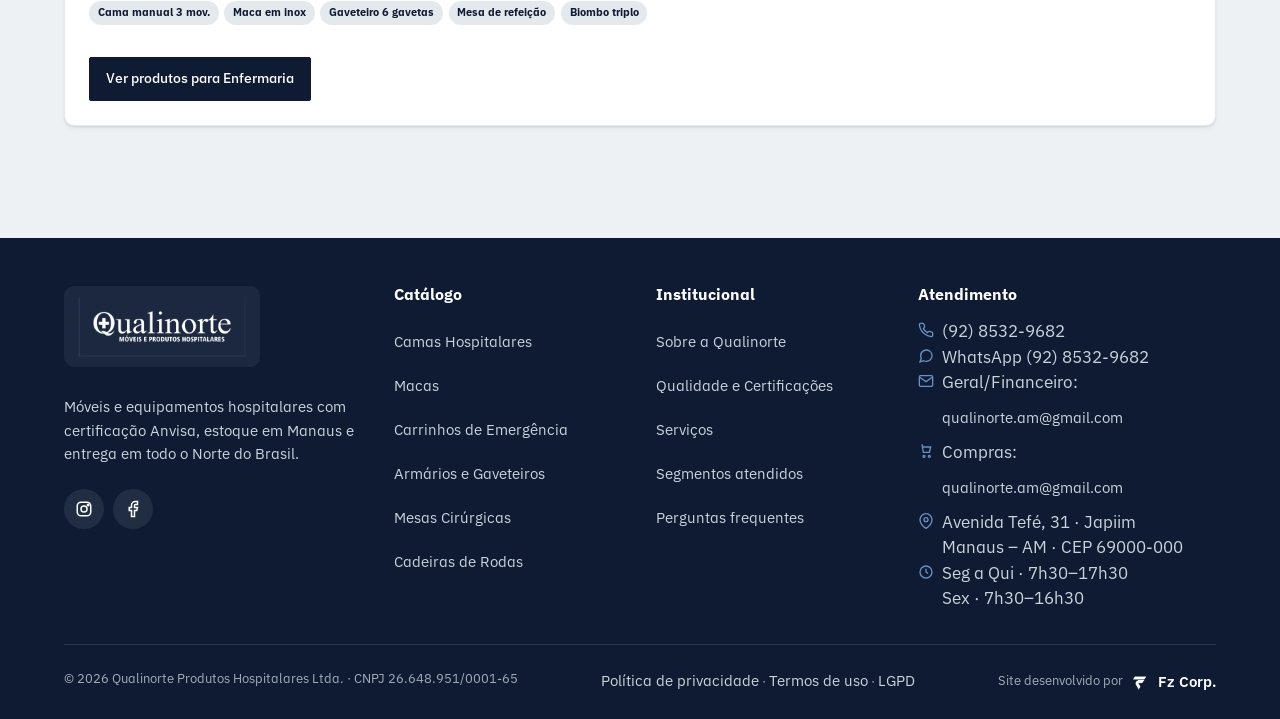
<file: segmentos.html>
<!doctype html>
<html lang="pt-BR">
<head>
<meta charset="utf-8">
<meta name="viewport" content="width=device-width,initial-scale=1">
<title>Segmentos atendidos — Qualinorte</title>
<meta name="description" content="Kits e recomendações de mobiliário hospitalar por especialidade: UTI, Centro Cirúrgico, Home Care, Consultório e Enfermaria.">
<link rel="preconnect" href="https://fonts.googleapis.com">
<link rel="preconnect" href="https://fonts.gstatic.com" crossorigin>
<link href="https://fonts.googleapis.com/css2?family=Fraunces:ital,opsz,wght@0,9..144,400;0,9..144,600;0,9..144,700;1,9..144,400;1,9..144,600&family=IBM+Plex+Mono:wght@400;500;600&family=IBM+Plex+Sans:wght@300;400;500;600;700&display=swap" rel="stylesheet">
<link rel="stylesheet" href="assets/css/styles.css?v=13">
<link rel="icon" type="image/x-icon" href="assets/img/favicon.ico">
<link rel="icon" type="image/png" sizes="512x512" href="assets/img/favicon-512.png">
<link rel="apple-touch-icon" sizes="180x180" href="assets/img/apple-touch-icon.png">
</head>
<body>
<header class="site-header" id="site-header"></header>

<section class="page-hero">
  <div class="container">
    <h1>Segmentos que atendemos</h1>
    <p>Cada especialidade tem exigências próprias — RDC, layout, fluxo de trabalho. Aqui estão os kits recomendados por segmento.</p>
  </div>
</section>

<div class="container breadcrumb"><a href="index.html">Início</a><span class="sep">›</span>Segmentos</div>

<section class="section">
  <div class="container">
    <div id="uti" class="card mb-2">      <h2>Unidade de Terapia Intensiva</h2>
      <p>Ambiente crítico com paciente sedado, ventilação mecânica e monitoramento contínuo. Segue RDC 07/2010.</p>
      <div class="tag-list mt-1">
        <span class="tag">Cama motorizada 7 mov.</span>
        <span class="tag">Carrinho de emergência</span>
        <span class="tag">Suporte de soro parede</span>
        <span class="tag">Mesa de refeição hospitalar</span>
        <span class="tag">Poltrona acompanhante</span>
      </div>
      <a href="produtos.html?seg=uti" class="btn btn-primary btn-sm mt-2">Ver produtos para UTI</a>
    </div>
    <div id="centro-cirurgico" class="card mb-2">      <h2>Centro Cirúrgico</h2>
      <p>Sala de cirurgia com controle de fluxo, temperatura e assepsia total. Mobiliário 100% em inox 304 ou 316L.</p>
      <div class="tag-list mt-1">
        <span class="tag">Mesa cirúrgica elétrica</span>
        <span class="tag">Foco de teto e auxiliar</span>
        <span class="tag">Carrinho de anestesia</span>
        <span class="tag">Mesa auxiliar Mayo</span>
        <span class="tag">Cuba de utilidades</span>
      </div>
      <a href="produtos.html?seg=centro-cirurgico" class="btn btn-primary btn-sm mt-2">Ver produtos para Centro Cirúrgico</a>
    </div>
    <div id="home-care" class="card mb-2">      <h2>Home Care</h2>
      <p>Assistência domiciliar com foco em conforto, autonomia e facilidade de instalação em residência.</p>
      <div class="tag-list mt-1">
        <span class="tag">Cama motorizada 5 mov.</span>
        <span class="tag">Cadeira de rodas simples</span>
        <span class="tag">Cadeira para obesos</span>
        <span class="tag">Poltrona reclinável</span>
        <span class="tag">Suporte de soro com rodízios</span>
      </div>
      <a href="produtos.html?seg=home-care" class="btn btn-primary btn-sm mt-2">Ver produtos para Home Care</a>
    </div>
    <div id="consultorio" class="card mb-2">      <h2>Consultório médico</h2>
      <p>Clínicas médicas, odontológicas, ginecológicas e ambulatórios. Foco em ergonomia e atendimento rápido.</p>
      <div class="tag-list mt-1">
        <span class="tag">Mesa de exame</span>
        <span class="tag">Mesa ginecológica</span>
        <span class="tag">Armário vitrine</span>
        <span class="tag">Escada 2 degraus</span>
        <span class="tag">Biombo triplo</span>
      </div>
      <a href="produtos.html?seg=consultorio" class="btn btn-primary btn-sm mt-2">Ver produtos para Consultório</a>
    </div>
    <div id="enfermaria" class="card">      <h2>Enfermaria e internação</h2>
      <p>Alas de internação com leitos individuais ou coletivos. Foco em durabilidade e facilidade de limpeza.</p>
      <div class="tag-list mt-1">
        <span class="tag">Cama manual 3 mov.</span>
        <span class="tag">Maca em inox</span>
        <span class="tag">Gaveteiro 6 gavetas</span>
        <span class="tag">Mesa de refeição</span>
        <span class="tag">Biombo triplo</span>
      </div>
      <a href="produtos.html?seg=enfermaria" class="btn btn-primary btn-sm mt-2">Ver produtos para Enfermaria</a>
    </div>
  </div>
</section>

<footer class="site-footer" id="site-footer"></footer>
<script src="assets/js/products.js?v=8"></script>
<script src="assets/js/partials.js?v=6"></script>
<script src="assets/js/main.js?v=9"></script>
</body>
</html>
</file>
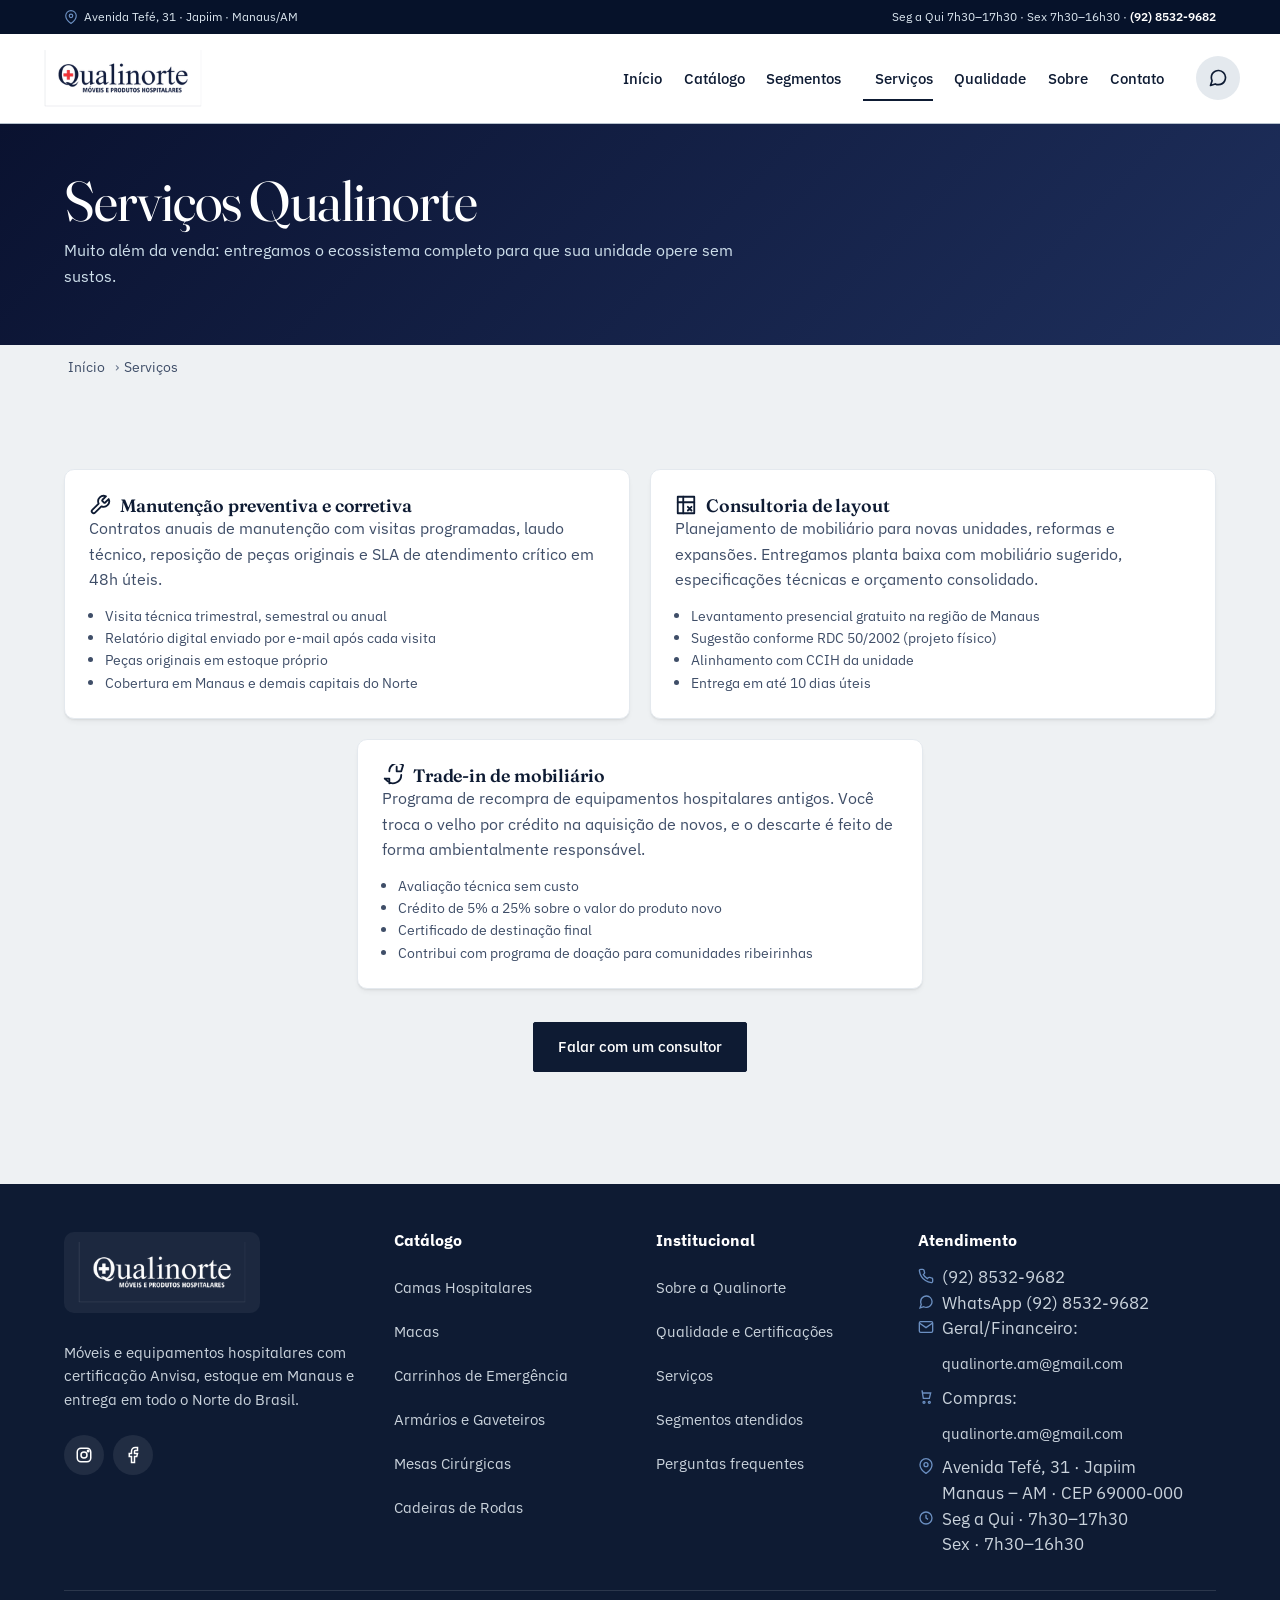
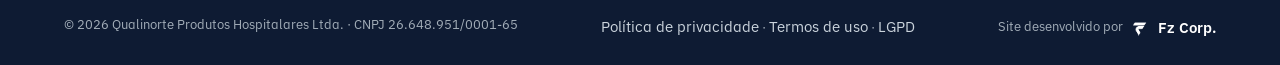
<file: servicos.html>
<!doctype html>
<html lang="pt-BR">
<head>
<meta charset="utf-8">
<meta name="viewport" content="width=device-width,initial-scale=1">
<title>Serviços — Manutenção e consultoria — Qualinorte</title>
<meta name="description" content="Além da venda: manutenção preventiva/corretiva, consultoria de layout e trade-in de mobiliário hospitalar.">
<link rel="preconnect" href="https://fonts.googleapis.com">
<link rel="preconnect" href="https://fonts.gstatic.com" crossorigin>
<link href="https://fonts.googleapis.com/css2?family=Fraunces:ital,opsz,wght@0,9..144,400;0,9..144,600;0,9..144,700;1,9..144,400;1,9..144,600&family=IBM+Plex+Mono:wght@400;500;600&family=IBM+Plex+Sans:wght@300;400;500;600;700&display=swap" rel="stylesheet">
<link rel="stylesheet" href="assets/css/styles.css?v=13">
<link rel="icon" type="image/x-icon" href="assets/img/favicon.ico">
<link rel="icon" type="image/png" sizes="512x512" href="assets/img/favicon-512.png">
<link rel="apple-touch-icon" sizes="180x180" href="assets/img/apple-touch-icon.png">
</head>
<body>
<header class="site-header" id="site-header"></header>

<section class="page-hero">
  <div class="container">
    <h1>Serviços Qualinorte</h1>
    <p>Muito além da venda: entregamos o ecossistema completo para que sua unidade opere sem sustos.</p>
  </div>
</section>

<div class="container breadcrumb"><a href="index.html">Início</a><span class="sep">›</span>Serviços</div>

<section class="section">
  <div class="container">
    <div class="card-grid-2 grid-third-center">
      <div class="card">
        <h3><svg class="svc-icon" viewBox="0 0 24 24" fill="none" stroke="currentColor" stroke-width="2" aria-hidden="true"><path d="M14.7 6.3a1 1 0 0 0 0 1.4l1.6 1.6a1 1 0 0 0 1.4 0l3.77-3.77a6 6 0 0 1-7.94 7.94l-6.91 6.91a2.12 2.12 0 0 1-3-3l6.91-6.91a6 6 0 0 1 7.94-7.94l-3.76 3.76z"/></svg>Manutenção preventiva e corretiva</h3>
        <p>Contratos anuais de manutenção com visitas programadas, laudo técnico, reposição de peças originais e SLA de atendimento crítico em 48h úteis.</p>
        <ul style="padding-left:1rem;color:var(--color-muted);font-size:.9rem;margin-top:.75rem;list-style:disc">
          <li>Visita técnica trimestral, semestral ou anual</li>
          <li>Relatório digital enviado por e-mail após cada visita</li>
          <li>Peças originais em estoque próprio</li>
          <li>Cobertura em Manaus e demais capitais do Norte</li>
        </ul>
      </div>
      <div class="card">
        <h3><svg class="svc-icon" viewBox="0 0 24 24" fill="none" stroke="currentColor" stroke-width="2" aria-hidden="true"><path d="M3 3h18v18H3z"/><path d="M3 9h18M9 3v18M14 14l4 4M14 18l4-4"/></svg>Consultoria de layout</h3>
        <p>Planejamento de mobiliário para novas unidades, reformas e expansões. Entregamos planta baixa com mobiliário sugerido, especificações técnicas e orçamento consolidado.</p>
        <ul style="padding-left:1rem;color:var(--color-muted);font-size:.9rem;margin-top:.75rem;list-style:disc">
          <li>Levantamento presencial gratuito na região de Manaus</li>
          <li>Sugestão conforme RDC 50/2002 (projeto físico)</li>
          <li>Alinhamento com CCIH da unidade</li>
          <li>Entrega em até 10 dias úteis</li>
        </ul>
      </div>
      <div class="card">
        <h3><svg class="svc-icon" viewBox="0 0 24 24" fill="none" stroke="currentColor" stroke-width="2" aria-hidden="true"><path d="M21 12a9 9 0 0 1-15 6.7L3 16m0 0h5v5m0-13a9 9 0 0 1 15-6.7L21 8m0 0h-5V3"/></svg>Trade-in de mobiliário</h3>
        <p>Programa de recompra de equipamentos hospitalares antigos. Você troca o velho por crédito na aquisição de novos, e o descarte é feito de forma ambientalmente responsável.</p>
        <ul style="padding-left:1rem;color:var(--color-muted);font-size:.9rem;margin-top:.75rem;list-style:disc">
          <li>Avaliação técnica sem custo</li>
          <li>Crédito de 5% a 25% sobre o valor do produto novo</li>
          <li>Certificado de destinação final</li>
          <li>Contribui com programa de doação para comunidades ribeirinhas</li>
        </ul>
      </div>
    </div>
    <div class="text-center mt-3">
      <a href="https://wa.me/559285329682?text=Ol%C3%A1%2C%20gostaria%20de%20falar%20com%20um%20consultor." target="_blank" rel="noopener" class="btn btn-primary">Falar com um consultor</a>
    </div>
  </div>
</section>

<footer class="site-footer" id="site-footer"></footer>
<script src="assets/js/products.js?v=8"></script>
<script src="assets/js/partials.js?v=6"></script>
<script src="assets/js/main.js?v=9"></script>
</body>
</html>
</file>
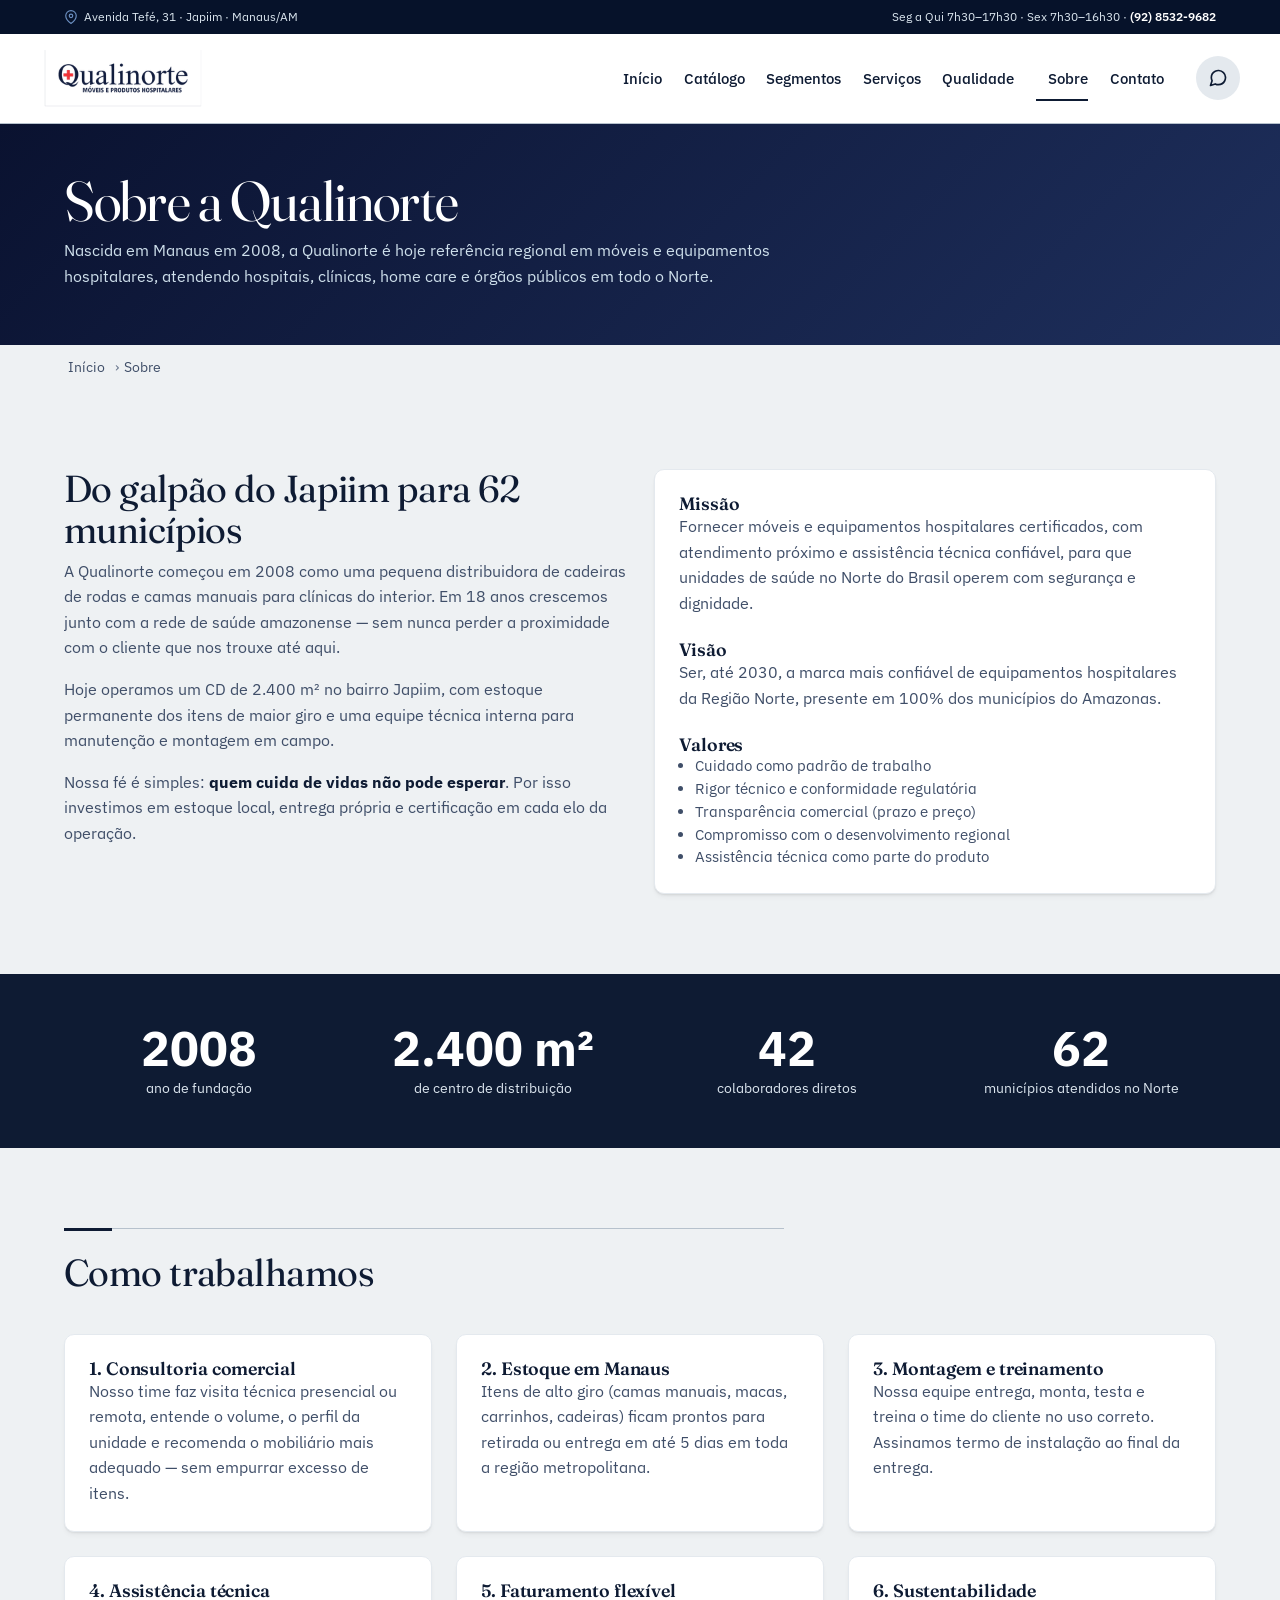
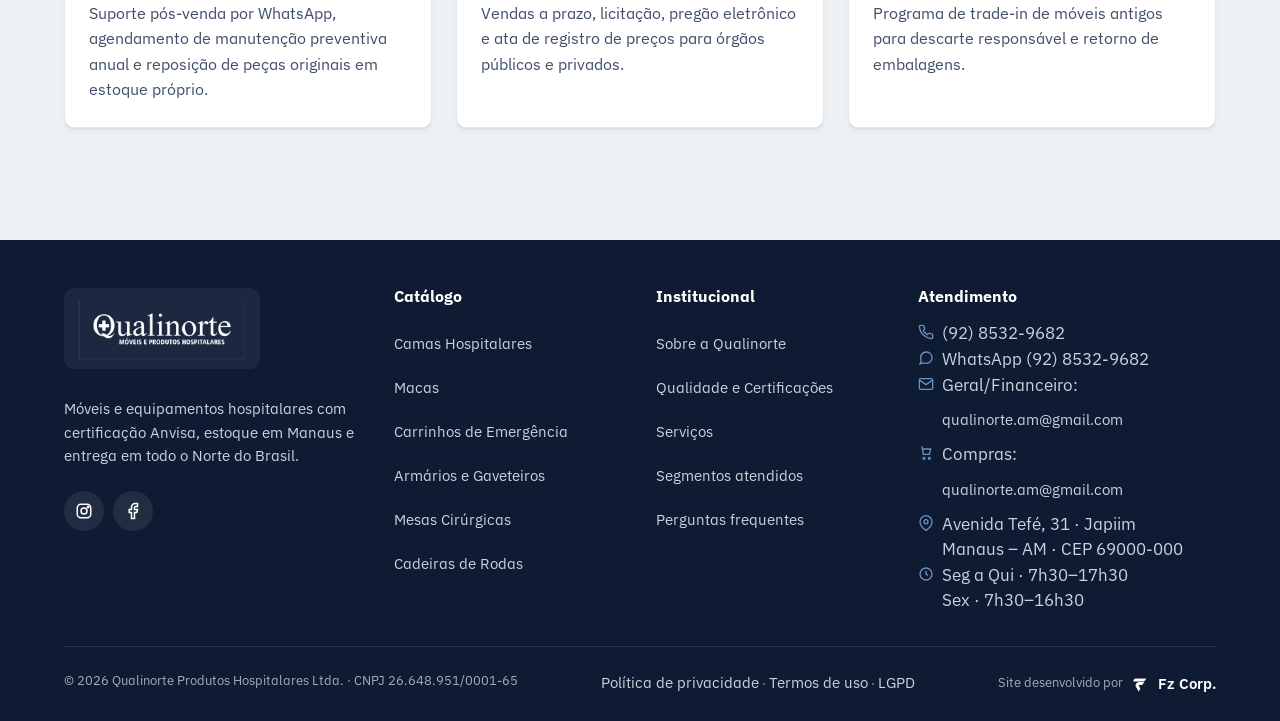
<file: sobre.html>
<!doctype html>
<html lang="pt-BR">
<head>
<meta charset="utf-8">
<meta name="viewport" content="width=device-width,initial-scale=1">
<title>Sobre a Qualinorte — 18 anos equipando a saúde no Norte</title>
<meta name="description" content="Somos uma empresa amazonense com 18 anos de história, especializada em móveis e equipamentos hospitalares certificados Anvisa.">
<link rel="preconnect" href="https://fonts.googleapis.com">
<link rel="preconnect" href="https://fonts.gstatic.com" crossorigin>
<link href="https://fonts.googleapis.com/css2?family=Fraunces:ital,opsz,wght@0,9..144,400;0,9..144,600;0,9..144,700;1,9..144,400;1,9..144,600&family=IBM+Plex+Mono:wght@400;500;600&family=IBM+Plex+Sans:wght@300;400;500;600;700&display=swap" rel="stylesheet">
<link rel="stylesheet" href="assets/css/styles.css?v=13">
<link rel="icon" type="image/x-icon" href="assets/img/favicon.ico">
<link rel="icon" type="image/png" sizes="512x512" href="assets/img/favicon-512.png">
<link rel="apple-touch-icon" sizes="180x180" href="assets/img/apple-touch-icon.png">
</head>
<body>
<header class="site-header" id="site-header"></header>

<section class="page-hero">
  <div class="container">
    <h1>Sobre a Qualinorte</h1>
    <p>Nascida em Manaus em 2008, a Qualinorte é hoje referência regional em móveis e equipamentos hospitalares, atendendo hospitais, clínicas, home care e órgãos públicos em todo o Norte.</p>
  </div>
</section>

<div class="container breadcrumb"><a href="index.html">Início</a><span class="sep">›</span>Sobre</div>

<section class="section">
  <div class="container">
    <div class="grid-2">
      <div>        <h2>Do galpão do Japiim para 62 municípios</h2>
        <p style="margin-bottom:1rem">A Qualinorte começou em 2008 como uma pequena distribuidora de cadeiras de rodas e camas manuais para clínicas do interior. Em 18 anos crescemos junto com a rede de saúde amazonense — sem nunca perder a proximidade com o cliente que nos trouxe até aqui.</p>
        <p style="margin-bottom:1rem">Hoje operamos um CD de 2.400 m² no bairro Japiim, com estoque permanente dos itens de maior giro e uma equipe técnica interna para manutenção e montagem em campo.</p>
        <p>Nossa fé é simples: <strong style="color:var(--color-ink)">quem cuida de vidas não pode esperar</strong>. Por isso investimos em estoque local, entrega própria e certificação em cada elo da operação.</p>
      </div>
      <div class="card">
        <h3>Missão</h3>
        <p>Fornecer móveis e equipamentos hospitalares certificados, com atendimento próximo e assistência técnica confiável, para que unidades de saúde no Norte do Brasil operem com segurança e dignidade.</p>
        <h3 class="mt-2">Visão</h3>
        <p>Ser, até 2030, a marca mais confiável de equipamentos hospitalares da Região Norte, presente em 100% dos municípios do Amazonas.</p>
        <h3 class="mt-2">Valores</h3>
        <ul style="padding-left:1rem;color:var(--color-muted);font-size:.92rem;list-style:disc">
          <li>Cuidado como padrão de trabalho</li>
          <li>Rigor técnico e conformidade regulatória</li>
          <li>Transparência comercial (prazo e preço)</li>
          <li>Compromisso com o desenvolvimento regional</li>
          <li>Assistência técnica como parte do produto</li>
        </ul>
      </div>
    </div>
  </div>
</section>

<section class="numbers-band">
  <div class="container">
    <div class="numbers-grid">
      <div class="num-item"><strong>2008</strong><span>ano de fundação</span></div>
      <div class="num-item"><strong>2.400 m²</strong><span>de centro de distribuição</span></div>
      <div class="num-item"><strong>42</strong><span>colaboradores diretos</span></div>
      <div class="num-item"><strong>62</strong><span>municípios atendidos no Norte</span></div>
    </div>
  </div>
</section>

<section class="section">
  <div class="container">
    <div class="section-header">      <h2>Como trabalhamos</h2>
    </div>
    <div class="card-grid-3">
      <div class="card">
        <h3>1. Consultoria comercial</h3>
        <p>Nosso time faz visita técnica presencial ou remota, entende o volume, o perfil da unidade e recomenda o mobiliário mais adequado — sem empurrar excesso de itens.</p>
      </div>
      <div class="card">
        <h3>2. Estoque em Manaus</h3>
        <p>Itens de alto giro (camas manuais, macas, carrinhos, cadeiras) ficam prontos para retirada ou entrega em até 5 dias em toda a região metropolitana.</p>
      </div>
      <div class="card">
        <h3>3. Montagem e treinamento</h3>
        <p>Nossa equipe entrega, monta, testa e treina o time do cliente no uso correto. Assinamos termo de instalação ao final da entrega.</p>
      </div>
      <div class="card">
        <h3>4. Assistência técnica</h3>
        <p>Suporte pós-venda por WhatsApp, agendamento de manutenção preventiva anual e reposição de peças originais em estoque próprio.</p>
      </div>
      <div class="card">
        <h3>5. Faturamento flexível</h3>
        <p>Vendas a prazo, licitação, pregão eletrônico e ata de registro de preços para órgãos públicos e privados.</p>
      </div>
      <div class="card">
        <h3>6. Sustentabilidade</h3>
        <p>Programa de trade-in de móveis antigos para descarte responsável e retorno de embalagens.</p>
      </div>
    </div>
  </div>
</section>

<footer class="site-footer" id="site-footer"></footer>
<script src="assets/js/products.js?v=8"></script>
<script src="assets/js/partials.js?v=6"></script>
<script src="assets/js/main.js?v=9"></script>
</body>
</html>
</file>
<file: assets/css/styles.css>
:root {
  /* Editorial catalog palette — cool paper + deep navy + crimson pulse */
  --paper: #EEF1F3;
  --paper-alt: #E4E9EE;
  --paper-warm: #F4F1EA;  /* used only for soft product plates */
  --snow: #FFFFFF;
  --ink: #0E1B33;
  --ink-2: #3F4E68;
  --ink-3: #66738A;
  --rule: #B6C1CC;
  --rule-soft: #D4DBE2;
  --pulse: #8C1F1F;        /* deep crimson — echoes the medical cross */
  --pulse-dark: #6a1616;
  --color-primary: #0E1B33;
  --color-primary-dark: #06122a;
  --color-primary-light: #3F4E68;
  --color-secondary: #6b8fc1;
  --color-secondary-dark: #4d6d99;
  --color-accent-soft: #8db3d6;
  --color-whatsapp: #128C7E;
  --color-whatsapp-dark: #075E54;
  --color-neutral: var(--rule);
  --color-neutral-light: var(--paper-alt);
  --color-surface: var(--snow);
  --color-ink: var(--ink);
  --color-muted: var(--ink-2);
  --color-muted-light: var(--ink-3);
  --color-danger: var(--pulse);
  --color-success: #256a29;
  /* Layered shadow system — each layer doubles y-offset + blur, decreasing opacity */
  --shadow-1:
    0px 1px 1px 0px rgba(0,0,0,0.04),
    0px 2px 2px 0px rgba(0,0,0,0.035),
    0px 4px 4px 0px rgba(0,0,0,0.030);
  --shadow-2:
    0px 1px 1px 0px rgba(0,0,0,0.045),
    0px 2px 2px 0px rgba(0,0,0,0.040),
    0px 4px 4px 0px rgba(0,0,0,0.035),
    0px 8px 8px 0px rgba(0,0,0,0.028);
  --shadow-3:
    0px 1px 1px 0px rgba(0,0,0,0.050),
    0px 2px 2px 0px rgba(0,0,0,0.045),
    0px 4px 4px 0px rgba(0,0,0,0.040),
    0px 8px 8px 0px rgba(0,0,0,0.032),
    0px 16px 16px 0px rgba(0,0,0,0.025);
  --shadow-4:
    0px 2px 2px 0px rgba(30,47,92,0.060),
    0px 4px 4px 0px rgba(30,47,92,0.050),
    0px 8px 8px 0px rgba(30,47,92,0.040),
    0px 16px 16px 0px rgba(30,47,92,0.032),
    0px 24px 24px 0px rgba(30,47,92,0.024);
  /* Brand-tinted variant for hover on primary/CTA */
  --shadow-brand:
    0px 2px 2px 0px rgba(30,47,92,0.08),
    0px 4px 4px 0px rgba(30,47,92,0.07),
    0px 8px 8px 0px rgba(30,47,92,0.06),
    0px 16px 16px 0px rgba(30,47,92,0.045);
  /* Alias for legacy references */
  --shadow-sm: var(--shadow-1);
  --shadow-md: var(--shadow-2);
  --shadow-lg: var(--shadow-3);
  --radius-sm: 6px;
  --radius-md: 10px;
  --radius-lg: 16px;
  --container: 1200px;
  --font-display: 'Fraunces', 'Times New Roman', Georgia, serif;
  --font-heading: 'IBM Plex Sans', system-ui, sans-serif;
  --font-body: 'IBM Plex Sans', system-ui, sans-serif;
  --font-mono: 'IBM Plex Mono', ui-monospace, 'SF Mono', Menlo, monospace;
  /* Motion system — one curve, one philosophy */
  --ease: cubic-bezier(0.4, 0, 0.2, 1);
  --ease-out: cubic-bezier(0, 0, 0.2, 1);
  --dur-fast: 180ms;
  --dur: 240ms;
  --dur-med: 280ms;
  --dur-slow: 480ms;
  --z-sticky: 100;
  --z-drawer: 200;
  --z-toast: 300;
}

/* ============================================================
   BASE — mobile-first defaults (aplica em qualquer largura)
   ============================================================ */
* { box-sizing: border-box; margin: 0; padding: 0; }
html { scroll-behavior: smooth; -webkit-text-size-adjust: 100%; }
body {
  font-family: var(--font-body);
  color: var(--ink);
  background: var(--paper);
  line-height: 1.55;
  font-size: 16.5px;
  -webkit-font-smoothing: antialiased;
  -moz-osx-font-smoothing: grayscale;
  overflow-x: hidden;
  text-rendering: optimizeLegibility;
  font-feature-settings: "kern", "liga", "ss01";
}
img { max-width: 100%; display: block; height: auto; }
a { color: var(--ink); text-decoration: none; text-decoration-skip-ink: auto; transition: color .2s; }
a:hover { color: var(--pulse); }
h1,h2,h3,h4,h5 {
  font-family: var(--font-display);
  color: var(--ink);
  line-height: 1.1;
  font-weight: 400;
  letter-spacing: -0.015em;
}
/* Type scale: 12 14 16 18 24 32 48 */
h1 { font-size: clamp(2rem, 6.5vw, 3.5rem); font-weight: 400; letter-spacing: -0.02em; line-height: 1.02; font-variation-settings: "opsz" 96; }
h2 { font-size: clamp(1.5rem, 5vw, 2.35rem); margin-bottom: .5rem; font-weight: 400; line-height: 1.08; letter-spacing: -0.015em; font-variation-settings: "opsz" 60; }
h3 { font-size: 1.12rem; font-weight: 600; font-variation-settings: "opsz" 24; letter-spacing: -0.005em; }
h4 { font-family: var(--font-heading); font-size: .95rem; font-weight: 600; letter-spacing: 0; }
p { color: var(--color-muted); font-size: 1rem; line-height: 1.6; }
small { font-size: .875rem; }
ul { list-style: none; }
button { font-family: inherit; cursor: pointer; border: 0; background: none; }

/* Focus states — WCAG 2.4.7 */
:focus-visible {
  outline: 2px solid var(--color-primary);
  outline-offset: 3px;
  border-radius: 2px;
}
.btn:focus-visible,
.hero .btn-outline:focus-visible { outline-offset: 4px; }
a, button, [role="button"], .cat-card, .seg-card, .product-card { cursor: pointer; }

/* Service icon inside h3 */
.svc-icon {
  width: 22px; height: 22px;
  color: var(--color-primary);
  vertical-align: -4px;
  margin-right: .55rem;
  stroke-linecap: round;
  stroke-linejoin: round;
}

/* Topbar location: SVG aligned inline */
.topbar-loc { display: inline-flex; align-items: center; gap: .35rem; }
.topbar-loc svg { color: var(--color-secondary); }

.container { width: 100%; max-width: var(--container); margin: 0 auto; padding: 0 16px; }
.section { padding: 3rem 0; background: var(--paper); }
.section-tight { padding: 1.4rem 0; }
.section-alt { background: var(--paper-alt); }
.eyebrow { display: none; }
.section-header {
  max-width: 720px;
  margin: 0 0 2rem;
  padding-top: 1.5rem;
  border-top: 1px solid var(--rule);
  position: relative;
}
.section-header::before {
  content: "";
  position: absolute;
  top: -1px;
  left: 0;
  width: 3rem;
  height: 3px;
  background: var(--ink);
}
.section-header h2 { margin-bottom: .4rem; }
.section-header p { margin-top: .35rem; font-size: .95rem; color: var(--ink-2); max-width: 60ch; }
.section-eyebrow {
  display: inline-flex;
  align-items: baseline;
  gap: .55rem;
  font-family: var(--font-display);
  font-style: italic;
  font-size: 1rem;
  font-weight: 400;
  letter-spacing: 0;
  text-transform: none;
  color: var(--pulse);
  margin-bottom: .75rem;
  font-variation-settings: "opsz" 14;
}
.section-eyebrow::before {
  content: "";
  display: inline-block;
  width: 1.5rem;
  height: 1px;
  background: var(--pulse);
  transform: translateY(-4px);
}
.section-eyebrow-light { color: #d9b8b8; }
.section-eyebrow-light::before { background: #d9b8b8; }
.h-light { color: #fff; }

/* Buttons — grandes por padrão, target-tap 48px */
.btn {
  display: inline-flex;
  align-items: center;
  justify-content: center;
  gap: .55rem;
  min-height: 50px;
  padding: .85rem 1.5rem;
  border-radius: 2px;
  font-weight: 500;
  font-family: var(--font-heading);
  font-size: .95rem;
  transition:
    background var(--dur-fast) var(--ease),
    color var(--dur-fast) var(--ease),
    border-color var(--dur-fast) var(--ease),
    transform var(--dur-fast) var(--ease);
  border: 1.5px solid transparent;
  cursor: pointer;
  text-align: center;
  line-height: 1.2;
  letter-spacing: 0;
  box-shadow: none;
}
.btn:active { transform: scale(.985); }
.btn-primary { background: var(--ink); color: #fff; border-color: var(--ink); }
.btn-primary:hover { background: var(--pulse); border-color: var(--pulse); color: #fff; }
.btn-secondary { background: var(--color-whatsapp); color: #fff; font-weight: 600; border-color: var(--color-whatsapp); }
.btn-secondary:hover { background: var(--color-whatsapp-dark); color: #fff; border-color: var(--color-whatsapp-dark); }
.btn-ghost { background: transparent; color: var(--ink); border-color: var(--ink); }
.btn-ghost:hover { background: var(--ink); color: #fff; }
.btn-outline { background: transparent; color: #fff; border-color: rgba(255,255,255,.5); }
.btn-outline:hover { background: #fff; color: var(--ink); border-color: #fff; }
.btn-sm { min-height: 44px; padding: .55rem 1rem; font-size: .88rem; }
.btn-block { width: 100%; }

/* ============================================================
   HEADER — mobile-first (menu drawer por default)
   ============================================================ */
.site-header {
  background: #fff;
  border-bottom: 1px solid var(--color-neutral);
  position: sticky;
  top: 0;
  z-index: 200;
  padding-top: env(safe-area-inset-top, 0);
}
.topbar { background: var(--color-primary-dark); color: #dbe6ef; font-size: .78rem; padding: .45rem 0; }
.topbar .container {
  display: flex;
  justify-content: center;
  gap: .5rem .9rem;
  flex-wrap: wrap;
  text-align: center;
  align-items: center;
}
.topbar a { color: #fff; font-weight: 600; }
.topbar a:hover { color: var(--color-secondary); }
.header-inner { display: flex; align-items: center; gap: .5rem; padding: .55rem .5rem; }
.logo { display: flex; align-items: center; text-decoration: none; flex: 1; min-width: 0; padding-left: .25rem; }
.logo .logo-full {
  width: auto;
  height: 44px;
  max-width: 100%;
  object-fit: contain;
  display: block;
}
.footer-brand-logo {
  display: inline-flex;
  align-items: center;
  text-decoration: none;
  margin-bottom: .75rem;
  background: rgba(255,255,255,.06);
  padding: .55rem .85rem;
  border-radius: var(--radius-md);
}
.footer-brand-logo .logo-full {
  width: auto;
  height: 52px;
  max-width: 100%;
  object-fit: contain;
  display: block;
  filter: brightness(0) invert(1);
}
.main-nav {
  position: fixed;
  inset: 0 0 0 15%;
  background: #fff;
  flex-direction: column;
  padding: 4.5rem 1.5rem 2rem;
  gap: 0;
  align-items: stretch;
  transform: translateX(100%);
  transition: transform .25s var(--ease);
  box-shadow: -8px 0 32px rgba(0,0,0,.15);
  overflow-y: auto;
  z-index: 110;
  display: flex;
  will-change: transform;
}
.main-nav.open { transform: translateX(0); }
.main-nav a {
  color: var(--color-ink);
  font-weight: 600;
  font-size: 1.0625rem;
  padding: 1rem .25rem;
  position: relative;
  width: 100%;
  border-bottom: 1px solid var(--color-neutral-light);
  min-height: 56px;
  display: flex;
  align-items: center;
  transition: color var(--dur) var(--ease), padding-left var(--dur) var(--ease);
}
.main-nav a:hover, .main-nav a:active, .main-nav a.active { color: var(--color-primary); padding-left: .75rem; }
.header-actions { display: flex; gap: .35rem; align-items: center; }
.icon-btn {
  display: inline-flex;
  align-items: center;
  justify-content: center;
  width: 44px;
  height: 44px;
  border-radius: 50%;
  color: var(--color-primary);
  background: var(--color-neutral-light);
  position: relative;
  transition: background var(--dur) var(--ease), color var(--dur) var(--ease);
  flex-shrink: 0;
}
.icon-btn:hover, .icon-btn:active { background: var(--color-primary); color: #fff; }
.icon-btn .badge {
  position: absolute; top: -2px; right: -2px;
  background: var(--color-secondary-dark); color: #fff;
  font-size: .65rem; min-width: 18px; height: 18px;
  border-radius: 9px; display: flex; align-items: center; justify-content: center;
  padding: 0 4px; font-weight: 700;
}
.menu-toggle { display: inline-flex; }

/* ============================================================
   HERO — editorial split, no gradient wash
   ============================================================ */
.hero {
  background: #ffffff;
  color: var(--color-ink);
  padding: 1.75rem 0 2.25rem;
  position: relative;
  border-bottom: 1px solid var(--color-neutral);
}
.hero-grid {
  position: relative;
  display: flex;
  flex-direction: column;
  gap: 1.25rem;
}
.hero-body { max-width: 640px; min-width: 0; }
.hero-locator {
  font-size: .78rem;
  color: var(--color-primary);
  margin-bottom: .7rem;
  font-weight: 600;
  letter-spacing: 0;
  text-transform: none;
}
.hero h1 {
  color: var(--color-ink);
  margin-bottom: .75rem;
  font-size: clamp(1.55rem, 6.2vw, 3.6rem);
  font-weight: 800;
  letter-spacing: -0.02em;
  line-height: 1.1;
  word-break: break-word;
}
.hero-lede {
  color: var(--color-muted);
  font-size: .95rem;
  margin-bottom: 1.1rem;
  max-width: 560px;
  line-height: 1.5;
}
.hero .btn-outline {
  color: var(--color-primary);
  border-color: var(--color-primary);
}
.hero .btn-outline:hover { background: var(--color-primary); color: #fff; }
.hero-visual { display: flex; flex-direction: column; gap: 1.25rem; }
.hero-storefront {
  margin: 0;
  position: relative;
  background: var(--color-ink);
}
.hero-storefront img {
  width: 100%;
  height: auto;
  display: block;
  object-fit: cover;
  aspect-ratio: 16 / 9;
}
.hero-storefront figcaption {
  position: absolute;
  left: 0; right: 0; bottom: 0;
  padding: .7rem 1rem;
  background: linear-gradient(0deg, rgba(15,39,64,.92), rgba(15,39,64,.55) 70%, transparent);
  color: #fff;
  font-size: .78rem;
  font-weight: 600;
  letter-spacing: 0;
}
.hero-plaque {
  border-top: 2px solid var(--color-ink);
  padding-top: .8rem;
}
.hero-plaque dl {
  display: grid;
  grid-template-columns: repeat(2, minmax(0, 1fr));
  gap: .7rem .9rem;
}
.hero-plaque dl > div { border-top: 1px solid var(--color-neutral); padding-top: .45rem; min-width: 0; }
.hero-plaque dt {
  font-size: .72rem;
  color: var(--color-muted);
  margin-bottom: .2rem;
  font-weight: 500;
  line-height: 1.25;
}
.hero-plaque dd {
  font-family: var(--font-heading);
  font-weight: 700;
  color: var(--color-ink);
  font-size: .92rem;
  letter-spacing: -0.01em;
  line-height: 1.2;
}
.hero-badges { display: none; }
.hero-badges span {
  background: rgba(255,255,255,.14);
  border: 1px solid rgba(255,255,255,.25);
  padding: .3rem .65rem;
  border-radius: 999px;
  font-size: .72rem;
  font-weight: 600;
  color: #fff;
}
.hero-ctas { display: flex; gap: .75rem; flex-wrap: wrap; }
.hero-ctas .btn { flex: 1 1 auto; min-width: 140px; min-height: 52px; }
.hero-visual { position: relative; }
.hero-visual .visual-card {
  background: rgba(255,255,255,.08);
  backdrop-filter: blur(10px);
  border: 1px solid rgba(255,255,255,.15);
  border-radius: var(--radius-lg);
  padding: 1.25rem;
}
.hero-stats { display: grid; grid-template-columns: repeat(3,1fr); gap: .5rem; margin-top: 1.25rem; }
.hero-stat { text-align: center; padding: .75rem .3rem; background: rgba(255,255,255,.08); border-radius: var(--radius-sm); }
.hero-stat strong { display: block; font-family: var(--font-heading); font-size: 1.5rem; font-weight: 800; color: #fff; }
.hero-stat span { color: #b8ccdc; font-size: .7rem; }

/* ============================================================
   TRUST BAR — coluna no mobile
   ============================================================ */
.trust-bar {
  background: var(--color-ink);
  padding: .875rem 0;
  color: #dbe3ec;
  overflow: hidden;
}
.trust-strip {
  display: flex;
  justify-content: center;
  align-items: center;
  flex-wrap: wrap;
  gap: .5rem 1.375rem;
  font-size: .875rem;
  color: #dbe3ec;
  margin: 0;
  font-weight: 500;
  text-align: center;
  letter-spacing: 0;
}
.trust-strip span[aria-hidden] {
  color: var(--color-secondary);
  font-weight: 700;
  opacity: .9;
}

/* ============================================================
   CATEGORY / SEGMENT / DIFF cards — 1 col mobile
   ============================================================ */
.cat-grid { display: grid; grid-template-columns: repeat(2, minmax(0, 1fr)); gap: .625rem; }
.cat-grid > * { min-width: 0; }
.cat-card {
  background: #fff;
  border: 1px solid var(--color-neutral);
  border-radius: var(--radius-sm);
  padding: .95rem .75rem;
  text-align: left;
  box-shadow: var(--shadow-1);
  transition:
    border-color var(--dur) var(--ease),
    background var(--dur) var(--ease),
    box-shadow var(--dur-med) var(--ease),
    transform var(--dur-med) var(--ease);
  text-decoration: none;
  color: inherit;
  display: flex;
  flex-direction: column;
  gap: .35rem;
  align-items: flex-start;
  min-width: 0;
  will-change: transform, box-shadow;
}
.cat-card:hover {
  border-color: var(--color-primary);
  background: #fff;
  box-shadow: var(--shadow-2);
  transform: translateY(-3px);
}
.cat-card .cat-icon {
  width: 100%;
  aspect-ratio: 4 / 3;
  background: var(--color-neutral-light);
  border-radius: var(--radius-sm);
  display: flex; align-items: center; justify-content: center;
  color: var(--color-primary);
  flex-shrink: 0;
  margin-bottom: .5rem;
  overflow: hidden;
}
.cat-card .cat-icon svg { width: 45%; height: 45%; }
.cat-card .cat-icon-photo { background: #fff; padding: .4rem; }
.cat-card .cat-icon-photo img {
  width: 100%; height: 100%;
  object-fit: contain;
  mix-blend-mode: multiply;
  transition: transform var(--dur-med) var(--ease);
}
.cat-card:hover .cat-icon-photo img { transform: scale(1.05); }
.cat-card h3 { font-size: .88rem; margin-bottom: .1rem; line-height: 1.2; font-weight: 700; word-break: break-word; }
.cat-card span { font-size: .7rem; color: var(--color-muted); letter-spacing: 0; }

.seg-grid { display: grid; grid-template-columns: minmax(0, 1fr); gap: .75rem; }
.seg-grid > * { min-width: 0; }
.seg-card {
  background: #fff;
  border: 1px solid var(--color-neutral);
  border-radius: var(--radius-md);
  overflow: hidden;
  text-decoration: none;
  color: inherit;
  box-shadow: var(--shadow-1);
  transition:
    transform var(--dur-med) var(--ease),
    box-shadow var(--dur-med) var(--ease),
    border-color var(--dur) var(--ease);
  display: flex;
  align-items: center;
  will-change: transform, box-shadow;
}
.seg-card:hover {
  transform: translateY(-4px);
  box-shadow: var(--shadow-3);
  border-color: var(--color-primary);
}
.seg-card-header {
  background: linear-gradient(135deg, var(--color-primary), var(--color-primary-light));
  color: #fff;
  padding: 1rem;
  text-align: center;
  display: flex;
  flex-direction: column;
  align-items: center;
  min-width: 110px;
}
.seg-card-header svg { width: 32px; height: 32px; margin-bottom: .35rem; }
.seg-card h3 { color: #fff; font-size: .95rem; }
.seg-card-body { padding: .85rem 1rem; font-size: .82rem; color: var(--color-muted); flex: 1; }

.diff-grid { display: grid; grid-template-columns: minmax(0, 1fr); gap: .85rem; }
.diff-grid > * { min-width: 0; }
.diff-card {
  display: flex;
  gap: .85rem;
  align-items: flex-start;
  padding: 1.1rem;
  background: #fff;
  border-left: 4px solid var(--color-secondary);
  border-radius: var(--radius-sm);
  box-shadow: var(--shadow-sm);
}
.diff-card .diff-icon {
  flex-shrink: 0; width: 40px; height: 40px;
  background: var(--color-neutral-light);
  border-radius: 50%;
  display: flex; align-items: center; justify-content: center;
  color: var(--color-primary);
}
.diff-card h4 { font-family: var(--font-heading); font-size: .95rem; margin-bottom: .2rem; color: var(--color-ink); }
.diff-card p { font-size: .82rem; margin: 0; }

/* ============================================================
   TESTIMONIALS
   ============================================================ */
.test-grid { display: grid; grid-template-columns: 1fr; gap: 0; }
.test-card {
  background: transparent;
  padding: 2rem 0;
  border-radius: 0;
  border: 0;
  border-top: 1px solid var(--rule);
  box-shadow: none;
  transition: none;
}
.test-card:hover { transform: none; }
.test-card blockquote {
  font-family: var(--font-display);
  font-style: italic;
  color: var(--ink);
  margin-bottom: 1.25rem;
  line-height: 1.25;
  font-size: clamp(1.15rem, 3vw, 1.6rem);
  font-weight: 400;
  position: relative;
  padding-top: 0;
  text-wrap: balance;
  font-variation-settings: "opsz" 60;
  letter-spacing: -0.005em;
}
.test-card blockquote::before {
  content: '';
  display: block;
  width: 2.5rem;
  height: 1px;
  background: var(--pulse);
  margin-bottom: 1rem;
}
.test-author { display: flex; align-items: center; gap: .75rem; padding-top: 0; border-top: 0; }
.test-author .avatar {
  width: 40px; height: 40px;
  border-radius: 0;
  background: var(--ink);
  display: flex; align-items: center; justify-content: center;
  font-family: var(--font-display);
  font-style: italic;
  font-weight: 400;
  color: #fff;
  font-size: 1rem;
  flex-shrink: 0;
  font-variation-settings: "opsz" 14;
}
.test-author strong { display: block; font-size: .95rem; color: var(--ink); font-weight: 500; font-family: var(--font-body); }
.test-author span { font-family: var(--font-mono); font-size: .74rem; color: var(--ink-2); letter-spacing: 0; }
.logo-strip {
  display: flex;
  justify-content: center;
  gap: .5rem;
  flex-wrap: wrap;
  margin-top: 2rem;
  opacity: .8;
}
.logo-strip .client-logo,
.logo-marquee .client-logo {
  font-family: var(--font-heading);
  font-weight: 700;
  color: var(--color-muted);
  font-size: .75rem;
  letter-spacing: .04em;
  padding: .35rem .7rem;
  border: 1px dashed var(--color-neutral);
  border-radius: var(--radius-sm);
  white-space: nowrap;
  flex-shrink: 0;
}

/* Rotating marquee for client hospitals */
.logo-marquee {
  overflow: hidden;
  margin-top: 2rem;
  padding: .5rem 0;
  position: relative;
  -webkit-mask-image: linear-gradient(90deg, transparent 0, #000 8%, #000 92%, transparent 100%);
          mask-image: linear-gradient(90deg, transparent 0, #000 8%, #000 92%, transparent 100%);
}
.logo-track {
  display: flex;
  gap: .75rem;
  width: max-content;
  animation: logoScroll 32s linear infinite;
  will-change: transform;
}
.logo-marquee:hover .logo-track { animation-play-state: paused; }
@keyframes logoScroll {
  from { transform: translateX(0); }
  to   { transform: translateX(-50%); }
}
@media (prefers-reduced-motion: reduce) {
  .logo-track { animation: none; }
}

/* Third card centered when card-grid-2 receives 3 items */
@media (min-width: 640px) {
  .grid-third-center > :nth-child(3):last-child {
    grid-column: 1 / -1;
    max-width: calc(50% - .625rem);
    justify-self: center;
    width: 100%;
  }
}

/* ============================================================
   NUMBERS BAND
   ============================================================ */
.numbers-band { background: var(--color-primary); color: #fff; }
.numbers-grid {
  display: grid;
  grid-template-columns: repeat(2,1fr);
  gap: 1.25rem;
  text-align: center;
  padding: 2rem 0;
}
.num-item strong {
  display: block;
  font-family: var(--font-heading);
  font-size: clamp(1.6rem, 6vw, 3rem);
  font-weight: 800;
  color: #fff;
  line-height: 1.1;
}
.num-item span { color: #dbe5ee; font-size: .875rem; letter-spacing: 0; }

/* ============================================================
   CATALOG / PRODUCT GRID — mobile 1 col
   ============================================================ */
.catalog-layout { display: flex; flex-direction: column; gap: 1rem; align-items: stretch; }
.filters {
  background: #fff;
  border: 1px solid var(--color-neutral);
  border-radius: var(--radius-md);
  padding: 1rem;
  position: relative;
  top: auto;
}
.filters-toggle {
  width: 100%; min-height: 48px;
  display: flex; justify-content: space-between; align-items: center;
  padding: 0 .25rem;
  font-family: var(--font-heading); font-weight: 700;
  color: var(--color-primary);
}
.filters-body { display: none; margin-top: 1rem; }
.filters.open .filters-body { display: block; }
.filters-toggle::after { content: '▾'; font-size: 1.1rem; transition: transform .2s; }
.filters.open .filters-toggle::after { transform: rotate(180deg); }
.filters h4 {
  font-size: .88rem; margin: .85rem 0 .4rem;
  padding-top: .85rem;
  border-top: 1px solid var(--color-neutral-light);
}
.filters h4:first-of-type { margin-top: 0; padding-top: 0; border-top: 0; }
.filters label {
  display: flex; align-items: center; gap: .625rem;
  font-size: .9375rem; color: var(--color-ink);
  padding: .625rem .35rem;
  cursor: pointer;
  min-height: 44px;
  border-radius: var(--radius-sm);
  transition: background var(--dur) var(--ease);
}
.filters label:hover, .filters label:active { background: var(--color-neutral-light); }
.filters input[type=checkbox] { accent-color: var(--color-primary); width: 20px; height: 20px; flex-shrink: 0; }
.filters input[type=search] { width: 100%; padding: .875rem 1rem; border: 1px solid var(--color-neutral); border-radius: var(--radius-sm); font-family: inherit; font-size: 16px; min-height: 48px; }
.catalog-toolbar {
  display: flex;
  justify-content: space-between;
  align-items: center;
  margin-bottom: 1rem;
  flex-wrap: wrap;
  gap: .5rem;
}
.catalog-toolbar select {
  padding: .5rem .7rem;
  border: 1px solid var(--color-neutral);
  border-radius: var(--radius-sm);
  font-family: inherit;
  font-size: .88rem;
  background: #fff;
  min-height: 40px;
}
.product-grid { display: grid; grid-template-columns: minmax(0, 1fr); gap: 1rem; }
.product-grid > * { min-width: 0; }
.product-card {
  background: #fff;
  border: 1px solid var(--color-neutral);
  border-radius: var(--radius-md);
  overflow: hidden;
  display: flex;
  flex-direction: column;
  box-shadow: var(--shadow-1);
  transition:
    border-color var(--dur) var(--ease),
    box-shadow var(--dur-med) var(--ease),
    transform var(--dur-med) var(--ease);
  will-change: transform, box-shadow;
}
.product-card:hover {
  border-color: var(--ink);
  box-shadow: none;
  transform: translateY(-2px);
}
.product-card .product-image {
  aspect-ratio: 4/3;
  background: var(--paper-warm);
  display: flex; align-items: center; justify-content: center;
  color: var(--ink-2);
  position: relative;
  overflow: hidden;
}
.product-card .product-image svg { width: 55%; height: 55%; }
.product-card .product-image-photo { background: #ffffff; padding: .5rem; }
.product-card .product-image-photo img {
  width: 100%; height: 100%;
  object-fit: contain;
  mix-blend-mode: multiply;
  transition: transform var(--dur-med) var(--ease);
}
.product-card:hover .product-image-photo img { transform: scale(1.03); }
.product-badge {
  position: absolute; top: 10px; left: 10px;
  background: var(--ink);
  color: #fff; font-size: .7rem;
  padding: .22rem .6rem; border-radius: 0;
  font-family: var(--font-mono);
  font-weight: 500; letter-spacing: 0;
  text-transform: none;
}
.product-body { padding: 1.1rem 1rem 1rem; display: flex; flex-direction: column; flex: 1; }
.product-cat {
  font-family: var(--font-mono);
  font-size: .72rem;
  color: var(--pulse);
  font-weight: 500;
  text-transform: none;
  letter-spacing: 0;
}
.product-body h3 {
  font-family: var(--font-display);
  font-size: 1.15rem;
  margin: .4rem 0 .35rem;
  line-height: 1.15;
  font-weight: 400;
  letter-spacing: -0.005em;
  font-variation-settings: "opsz" 24;
}
.product-sku {
  font-family: var(--font-mono);
  font-size: .78rem;
  color: var(--ink-3);
  margin-bottom: .5rem;
}
.product-meta {
  display: flex; justify-content: space-between;
  font-family: var(--font-mono);
  font-size: .78rem; color: var(--ink-2);
  margin: .5rem 0 .875rem;
  padding: .5rem 0;
  border-top: 1px solid var(--rule-soft);
  border-bottom: 1px solid var(--rule-soft);
  gap: .5rem;
  flex-wrap: wrap;
}
.product-actions { display: flex; gap: .625rem; margin-top: auto; }
.product-actions .btn { flex: 1; min-width: 0; }

/* ============================================================
   PRODUCT DETAIL
   ============================================================ */
.product-detail { display: flex; flex-direction: column; gap: 1.5rem; align-items: stretch; }
.product-gallery {
  background: var(--color-neutral-light);
  border-radius: var(--radius-md);
  aspect-ratio: 4/3;
  display: flex; align-items: center; justify-content: center;
  color: var(--color-primary);
  overflow: hidden;
  padding: 1rem;
}
.product-gallery svg { width: 55%; height: 55%; }
.product-gallery-photo { background: #ffffff; border: 1px solid var(--color-neutral); }
.product-gallery-photo img {
  width: 100%; height: 100%;
  object-fit: contain;
  mix-blend-mode: multiply;
}
.product-info h1 { font-size: clamp(1.5rem, 5vw, 2.4rem); margin-bottom: .35rem; }
.product-info .product-cat { font-size: .78rem; margin-bottom: .3rem; }
.product-info .product-sku { margin-bottom: 1rem; }
.spec-table { width: 100%; border-collapse: collapse; margin: 1.25rem 0; font-size: .88rem; }
.spec-table tr { border-bottom: 1px solid var(--color-neutral-light); }
.spec-table td { padding: .6rem .35rem; }
.spec-table td:first-child { color: var(--color-muted); font-weight: 500; width: 42%; }
.spec-table td:last-child { color: var(--color-ink); font-weight: 500; }

/* ============================================================
   FORMS — inputs 16px+ evita zoom no iOS
   ============================================================ */
form.stack { display: flex; flex-direction: column; gap: .95rem; }
.form-row { display: grid; grid-template-columns: 1fr; gap: .95rem; }
.form-field { display: flex; flex-direction: column; gap: .35rem; }
.form-field label { font-size: .85rem; font-weight: 600; color: var(--color-ink); }
.form-field input,
.form-field select,
.form-field textarea {
  padding: .8rem .85rem;
  border: 1px solid var(--color-neutral);
  border-radius: var(--radius-sm);
  font-family: inherit;
  font-size: 16px;
  background: #fff;
  color: var(--color-ink);
  transition:
    border-color var(--dur-fast) var(--ease),
    box-shadow var(--dur-fast) var(--ease),
    background var(--dur-fast) var(--ease);
  min-height: 48px;
}
.form-field input:hover,
.form-field select:hover,
.form-field textarea:hover { border-color: var(--color-primary-light); }
.form-field input:focus,
.form-field select:focus,
.form-field textarea:focus {
  outline: none;
  border-color: var(--color-primary);
  box-shadow:
    0 0 0 4px rgba(30,47,92,.12),
    0 0 0 1px rgba(30,47,92,.35);
}
.form-field textarea { resize: vertical; min-height: 110px; }
.form-hint { font-size: .78rem; color: var(--color-muted); }

/* ============================================================
   GENERIC CARDS / GRIDS
   ============================================================ */
.card {
  background: #fff;
  border-radius: var(--radius-md);
  padding: 1.25rem;
  box-shadow: var(--shadow-1);
  border: 1px solid var(--color-neutral-light);
  transition:
    box-shadow var(--dur-med) var(--ease),
    transform var(--dur-med) var(--ease),
    border-color var(--dur) var(--ease);
}
.card:hover {
  box-shadow: var(--shadow-2);
  border-color: var(--color-neutral);
  transform: translateY(-2px);
}
.card-grid-2, .card-grid-3 { display: grid; grid-template-columns: 1fr; gap: 1rem; }
.icon-bullet { display: flex; gap: .7rem; align-items: flex-start; margin-bottom: 1rem; }
.icon-bullet svg { color: var(--color-secondary-dark); flex-shrink: 0; margin-top: 3px; }
.icon-bullet strong { display: block; color: var(--color-ink); font-family: var(--font-heading); font-size: .95rem; }
.icon-bullet span { font-size: .85rem; color: var(--color-muted); }

/* Breadcrumb */
.breadcrumb {
  padding: .875rem 0;
  font-size: .875rem;
  color: var(--color-muted);
  overflow-x: auto;
  white-space: nowrap;
  min-height: 44px;
  display: flex;
  align-items: center;
  -webkit-overflow-scrolling: touch;
  scrollbar-width: none;
}
.breadcrumb::-webkit-scrollbar { display: none; }
.breadcrumb a {
  color: var(--color-muted);
  padding: .375rem .25rem;
  display: inline-block;
  transition: color var(--dur) var(--ease);
}
.breadcrumb a:hover, .breadcrumb a:active { color: var(--color-primary); }
.breadcrumb .sep { margin: 0 .35rem; color: var(--color-muted-light); }

/* Page hero */
.page-hero {
  background: linear-gradient(135deg, #0a1230, #1e2f5c);
  color: #fff;
  padding: 2rem 0 2.25rem;
}
.page-hero h1 { color: #fff; }
.page-hero p { color: #cfe0ec; max-width: 720px; margin-top: .6rem; font-size: .95rem; }

/* ============================================================
   FOOTER
   ============================================================ */
.site-footer {
  background: var(--color-ink);
  color: #cad3dc;
  padding: 3rem 0 1.5rem;
  margin-top: 2rem;
}
.footer-grid { display: grid; grid-template-columns: 1fr; gap: 2rem; margin-bottom: 2rem; }
.site-footer h4 { color: #fff; font-family: var(--font-heading); font-size: 1rem; margin-bottom: 1rem; font-weight: 700; }
.site-footer ul li { margin-bottom: 0; }
.site-footer ul li a { display: inline-flex; align-items: center; min-height: 44px; padding: .35rem 0; }
.site-footer a { color: #cad3dc; font-size: .9375rem; transition: color var(--dur) var(--ease); }
.site-footer a:active { color: var(--color-secondary); }
.site-footer a:hover { color: #fff; }
.footer-brand p { color: #cad3dc; font-size: .9375rem; margin-top: 1rem; max-width: 320px; line-height: 1.55; }
.footer-brand .logo-name { color: #fff; }
.footer-brand .logo-sub { color: #cad3dc; }
.footer-contact li { display: flex; align-items: flex-start; gap: .55rem; }
.footer-contact svg { color: var(--color-secondary); flex-shrink: 0; margin-top: 3px; }
.footer-bottom {
  border-top: 1px solid rgba(255,255,255,.12);
  padding-top: 1.5rem;
  display: flex;
  flex-direction: column;
  gap: .625rem;
  font-size: .8125rem;
  color: #a2adb8;
  text-align: center;
  line-height: 1.55;
}
.footer-social { display: flex; gap: .55rem; }
.footer-social a {
  width: 40px; height: 40px;
  background: rgba(255,255,255,.08);
  border-radius: 50%;
  display: inline-flex; align-items: center; justify-content: center;
  color: #fff;
}
.footer-social a:hover { background: var(--color-primary); }
.fz-credit a {
  display: inline-flex;
  align-items: center;
  gap: .4rem;
  color: #fff;
  font-weight: 600;
  vertical-align: middle;
}
.fz-credit img {
  width: 26px;
  height: 26px;
  object-fit: contain;
  display: inline-block;
}
.fz-credit a:hover { color: var(--color-secondary); }

/* ============================================================
   WHATSAPP FLOAT + STICKY BOTTOM ACTION BAR (mobile)
   ============================================================ */
/* Drawer */
.quote-drawer {
  position: fixed;
  top: 0; right: 0;
  height: 100vh;
  height: 100dvh;
  width: 100%;
  max-width: 420px;
  background: #fff;
  box-shadow: -8px 0 32px rgba(0,0,0,.15);
  z-index: 200;
  transform: translateX(100%);
  transition: transform .25s;
  display: flex;
  flex-direction: column;
}
.quote-drawer.open { transform: translateX(0); }
.quote-header {
  padding: 1rem 1.15rem;
  background: var(--color-primary);
  color: #fff;
  display: flex;
  justify-content: space-between;
  align-items: center;
}
.quote-header h3 { color: #fff; font-size: 1.05rem; }
.quote-body { flex: 1; overflow-y: auto; padding: .85rem 1.15rem; }
.quote-footer { padding: 1rem 1.15rem; border-top: 1px solid var(--color-neutral); background: #fff; }
.quote-item { display: flex; gap: .7rem; padding: .7rem 0; border-bottom: 1px solid var(--color-neutral-light); }
.quote-item .qi-thumb {
  width: 56px; height: 56px;
  background: var(--color-neutral-light);
  border-radius: var(--radius-sm);
  flex-shrink: 0;
  display: flex; align-items: center; justify-content: center;
  color: var(--color-primary);
}
.quote-item .qi-thumb svg { width: 36px; height: 36px; }
.quote-item .qi-body { flex: 1; min-width: 0; }
.quote-item .qi-body strong { display: block; font-size: .88rem; line-height: 1.3; }
.quote-item .qi-body small { color: var(--color-muted); font-size: .72rem; }
.quote-item .qi-controls { display: flex; align-items: center; gap: .3rem; margin-top: .35rem; }
.quote-item .qi-controls button {
  width: 30px; height: 30px;
  border: 1px solid var(--color-neutral);
  border-radius: var(--radius-sm);
  background: #fff; color: var(--color-primary);
  font-weight: 700;
  display: inline-flex; align-items: center; justify-content: center;
}
.quote-item .qi-controls span { min-width: 22px; text-align: center; font-weight: 600; font-size: .9rem; }
.quote-item .qi-remove {
  background: none !important;
  color: var(--color-danger) !important;
  font-size: .76rem;
  padding: 0 .35rem !important;
  margin-left: auto;
  border: none !important;
  width: auto !important;
}
.quote-empty { text-align: center; color: var(--color-muted); padding: 2rem 1rem; }

.close-btn {
  background: none;
  color: #fff;
  font-size: 1.75rem;
  line-height: 1;
  padding: .25rem .5rem;
  min-height: 40px;
}
.overlay, .nav-backdrop {
  position: fixed;
  inset: 0;
  background: rgba(10,18,48,.55);
  z-index: 190;
  opacity: 0;
  pointer-events: none;
  transition: opacity var(--dur) var(--ease);
}
.overlay { z-index: 250; }
.overlay.show, .nav-backdrop.show { opacity: 1; pointer-events: auto; }

/* Toast */
.toast {
  position: fixed;
  bottom: 154px;
  right: 16px;
  left: 16px;
  background: var(--color-ink);
  color: #fff;
  padding: .8rem 1.1rem;
  border-radius: var(--radius-sm);
  box-shadow: var(--shadow-lg);
  z-index: 300;
  transform: translateY(20px);
  opacity: 0;
  transition: transform .2s, opacity .2s;
  font-size: .88rem;
  text-align: center;
}
.toast.show { transform: translateY(0); opacity: 1; }

/* Accordion */
.accordion .acc-item { border-bottom: 1px solid var(--color-neutral); }
.acc-header {
  width: 100%;
  text-align: left;
  padding: 1.125rem .5rem 1.125rem 0;
  font-family: var(--font-heading);
  font-weight: 600;
  color: var(--color-ink);
  display: flex;
  justify-content: space-between;
  align-items: center;
  font-size: 1rem;
  gap: 1rem;
  min-height: 60px;
  transition: color var(--dur) var(--ease);
}
.acc-header:hover, .acc-header:active { color: var(--color-primary); }
.acc-header::after {
  content: '+';
  color: var(--color-primary);
  font-size: 1.6rem;
  font-weight: 300;
  transition: transform .2s;
  flex-shrink: 0;
}
.acc-item.open .acc-header::after { transform: rotate(45deg); }
.acc-body { max-height: 0; overflow: hidden; transition: max-height .3s; }
.acc-item.open .acc-body { max-height: 600px; padding-bottom: 1rem; }
.acc-body p { font-size: .88rem; }

/* Utility */
.text-center { text-align: center; }
.mt-1 { margin-top: 1rem; } .mt-2 { margin-top: 1.5rem; } .mt-3 { margin-top: 2rem; }
.mb-1 { margin-bottom: 1rem; } .mb-2 { margin-bottom: 1.5rem; }
.grid-2, .grid-3 { display: grid; grid-template-columns: 1fr; gap: 1.25rem; }
.tag-list { display: flex; flex-wrap: wrap; gap: .35rem; margin: .5rem 0; }
.tag-list .tag {
  background: var(--color-neutral-light);
  color: var(--color-primary);
  font-size: .68rem;
  padding: .22rem .55rem;
  border-radius: 999px;
  font-weight: 700;
}

/* Mobile sticky bottom bar */
.mobile-bottom-bar {
  position: fixed;
  left: 0; right: 0; bottom: 0;
  z-index: var(--z-sticky);
  background: rgba(255,255,255,.98);
  backdrop-filter: saturate(1.5) blur(8px);
  -webkit-backdrop-filter: saturate(1.5) blur(8px);
  border-top: 1px solid var(--color-neutral);
  box-shadow: 0 -4px 16px rgba(15,39,64,.06);
  display: grid;
  grid-template-columns: 1fr 1.3fr;
  gap: .4rem;
  padding: .4rem .5rem;
  padding-bottom: calc(.4rem + env(safe-area-inset-bottom, 0));
  max-width: 100vw;
  box-sizing: border-box;
}
.mbb-btn {
  display: inline-flex;
  align-items: center;
  justify-content: center;
  gap: .4rem;
  min-height: 48px;
  padding: .4rem .5rem;
  border: 1px solid transparent;
  background: transparent;
  color: var(--color-primary);
  font-family: var(--font-heading);
  font-weight: 600;
  font-size: .88rem;
  text-decoration: none;
  border-radius: var(--radius-sm);
  position: relative;
  transition: background var(--dur) var(--ease), color var(--dur) var(--ease);
  min-width: 0;
  white-space: nowrap;
}
.mbb-btn svg { flex-shrink: 0; }
.mbb-btn:hover, .mbb-btn:active { color: var(--color-primary); background: var(--color-neutral-light); }
.mbb-primary { background: var(--color-primary); color: #fff !important; border-color: var(--color-primary); }
.mbb-primary:hover, .mbb-primary:active { background: var(--color-primary-dark); color: #fff !important; border-color: var(--color-primary-dark); }
.mbb-badge {
  position: absolute;
  top: 4px;
  right: 12px;
  background: var(--color-secondary-dark);
  color: #fff;
  font-size: .65rem;
  min-width: 18px;
  height: 18px;
  border-radius: 9px;
  display: flex;
  align-items: center;
  justify-content: center;
  padding: 0 4px;
  font-weight: 700;
}
body { padding-bottom: 84px; }
body { padding-bottom: calc(76px + env(safe-area-inset-bottom, 0)); }

/* ============================================================
   TABLET  ≥ 640px
   ============================================================ */
@media (min-width: 640px) {
  .container { padding: 0 20px; }
  .section { padding: 3.25rem 0; }
  .topbar span:nth-child(2) { display: inline; }
  .topbar .container { justify-content: space-between; text-align: left; }
  .logo .logo-full { height: 52px; }
  .trust-items { grid-template-columns: repeat(2, 1fr); gap: 1.25rem; }
  .cat-grid { grid-template-columns: repeat(3, 1fr); gap: 1rem; }
  .seg-grid { grid-template-columns: repeat(2, 1fr); }
  .diff-grid { grid-template-columns: repeat(2, 1fr); gap: 1.1rem; }
  .test-grid { grid-template-columns: repeat(2, 1fr); }
  .numbers-grid { grid-template-columns: repeat(4, 1fr); padding: 2.5rem 0; }
  .product-grid { grid-template-columns: repeat(2, 1fr); gap: 1.15rem; }
  .form-row { grid-template-columns: 1fr 1fr; }
  .card-grid-2 { grid-template-columns: 1fr 1fr; gap: 1.25rem; }
  .card-grid-3 { grid-template-columns: repeat(2, 1fr); gap: 1.25rem; }
  .grid-2 { grid-template-columns: 1fr 1fr; gap: 1.75rem; }
  .grid-3 { grid-template-columns: repeat(3, 1fr); }
  .footer-grid { grid-template-columns: 1fr 1fr; gap: 2rem; }
  .footer-bottom { flex-direction: row; justify-content: space-between; text-align: left; }
  .hero { padding: 3rem 0 3.25rem; }
}

/* ============================================================
   DESKTOP ≥ 900px — expõe nav, layouts multi-col
   ============================================================ */
@media (min-width: 900px) {
  .container { padding: 0 24px; }
  .section { padding: 4rem 0; }
  .hero { padding: 4rem 0 4.5rem; }
  .hero-grid { display: grid; grid-template-columns: 1fr 1.1fr; gap: 3.5rem; align-items: start; }
  .hero-body { max-width: none; }
  .hero h1 { margin-bottom: 1.1rem; letter-spacing: -0.03em; }
  .hero-lede { font-size: 1.08rem; margin-bottom: 1.75rem; }
  .hero-ctas .btn { flex: 0 0 auto; }
  .hero-visual { gap: 1.5rem; }
  .hero-storefront img { aspect-ratio: 16 / 9; }
  .hero-plaque dl { grid-template-columns: 1fr 1fr; gap: 1.1rem 1.75rem; }
  .hero-plaque dd { font-size: 1.05rem; }
  .header-inner { gap: 2rem; padding: .9rem 0; }
  .logo .logo-full { height: 60px; }
  .footer-brand-logo .logo-full { height: 64px; }
  .main-nav {
    position: static;
    inset: auto;
    background: none;
    flex-direction: row;
    padding: 0;
    gap: 1.35rem;
    align-items: center;
    transform: none;
    box-shadow: none;
    margin-left: auto;
    overflow: visible;
    width: auto;
  }
  .main-nav a {
    font-size: .93rem;
    padding: .3rem 0;
    border: 0;
    width: auto;
    font-weight: 500;
    min-height: auto;
    display: inline-block;
    position: relative;
  }
  .main-nav a:hover, .main-nav a:active { padding-left: 0; }
  .main-nav a::after {
    content: '';
    position: absolute; left: 0; right: 0; bottom: -6px;
    height: 2px;
    background: var(--color-primary);
    transform: scaleX(0);
    transform-origin: left center;
    transition: transform var(--dur-med) var(--ease);
  }
  .main-nav a:hover::after, .main-nav a.active::after { transform: scaleX(1); }
  .menu-toggle { display: none; }
  .trust-items { display: flex; justify-content: space-around; gap: 1rem; }
  .trust-item { font-size: .88rem; }
  .trust-item svg { width: 32px; height: 32px; }
  .trust-item strong { font-size: .95rem; }
  .cat-grid { grid-template-columns: repeat(4, 1fr); gap: 1.25rem; }
  .cat-card { padding: 1.5rem 1.25rem; }
  .cat-card .cat-icon { margin-bottom: 1rem; }
  .cat-card h3 { font-size: 1rem; }
  .cat-card span { font-size: .8rem; }
  .seg-grid { grid-template-columns: repeat(5, 1fr); gap: 1rem; }
  .seg-card { flex-direction: column; align-items: stretch; }
  .seg-card-header { padding: 1.25rem 1rem; min-width: auto; }
  .seg-card-header svg { width: 40px; height: 40px; margin-bottom: .5rem; }
  .seg-card h3 { font-size: 1.05rem; }
  .seg-card-body { padding: 1rem; text-align: center; font-size: .85rem; }
  .diff-grid { grid-template-columns: repeat(4, 1fr); gap: 1.25rem; }
  .diff-card { padding: 1.25rem; }
  .diff-card h4 { font-size: 1rem; }
  .diff-card p { font-size: .87rem; }
  .test-grid { grid-template-columns: repeat(3, 1fr); gap: 1.25rem; }
  .logo-strip { gap: 2.5rem; }
  .logo-strip .client-logo { font-size: 1rem; padding: .5rem 1rem; }
  .numbers-grid { padding: 3rem 0; gap: 1.5rem; }
  .num-item span { font-size: .9rem; }
  .catalog-layout { display: grid; grid-template-columns: 260px 1fr; gap: 2rem; align-items: flex-start; }
  .filters { padding: 1.25rem; position: sticky; top: 100px; }
  .filters-toggle { display: none; }
  .filters-body { display: block !important; margin-top: 0; }
  .product-grid { grid-template-columns: repeat(3, 1fr); gap: 1.25rem; }
  .product-body { padding: 1rem; }
  .product-body h3 { font-size: 1.02rem; }
  .product-meta { font-size: .78rem; }
  .product-detail { display: grid; grid-template-columns: 1.1fr 1fr; gap: 3rem; align-items: flex-start; }
  .product-gallery { aspect-ratio: 1; border-radius: var(--radius-lg); }
  .spec-table { font-size: .9rem; }
  .card-grid-3 { grid-template-columns: repeat(3, 1fr); gap: 1.5rem; }
  .card { padding: 1.5rem; }
  .footer-grid { grid-template-columns: 1.3fr 1fr 1fr 1.3fr; }
  .section-header { margin-bottom: 2.5rem; }
  .page-hero { padding: 3rem 0 3.5rem; }
  .page-hero p { font-size: 1rem; }
  .toast { left: auto; bottom: 100px; right: 22px; max-width: 320px; }
  .mobile-bottom-bar { display: none; }
  body { padding-bottom: 0; }
}

/* ============================================================
   DESKTOP LARGE ≥ 1200px — folga extra
   ============================================================ */
@media (min-width: 1200px) {
  .section { padding: 5rem 0; }
  .hero { padding: 5rem 0 5.5rem; }
  h1 { letter-spacing: -0.015em; }
}

/* ============================================================
   SCROLL REVEAL — Intersection Observer target class
   ============================================================ */
.reveal {
  opacity: 0;
  transform: translateY(16px);
  transition:
    opacity var(--dur-slow) var(--ease-out),
    transform var(--dur-slow) var(--ease-out);
  will-change: opacity, transform;
}
.reveal.in {
  opacity: 1;
  transform: translateY(0);
}
/* Stagger inside a grid parent */
.reveal-group > .reveal { transition-delay: 0ms; }
.reveal-group > .reveal:nth-child(2) { transition-delay: 80ms; }
.reveal-group > .reveal:nth-child(3) { transition-delay: 160ms; }
.reveal-group > .reveal:nth-child(4) { transition-delay: 240ms; }
.reveal-group > .reveal:nth-child(5) { transition-delay: 320ms; }
.reveal-group > .reveal:nth-child(6) { transition-delay: 400ms; }
.reveal-group > .reveal:nth-child(7) { transition-delay: 480ms; }
.reveal-group > .reveal:nth-child(8) { transition-delay: 560ms; }

/* Hero one-shot reveal on load */
.hero-body > * { opacity: 0; transform: translateY(12px); animation: heroIn var(--dur-slow) var(--ease-out) forwards; }
.hero-body > *:nth-child(1) { animation-delay: 40ms; }
.hero-body > *:nth-child(2) { animation-delay: 120ms; }
.hero-body > *:nth-child(3) { animation-delay: 200ms; }
.hero-body > *:nth-child(4) { animation-delay: 280ms; }
.hero-visual { opacity: 0; transform: translateY(12px); animation: heroIn var(--dur-slow) var(--ease-out) 360ms forwards; }
@keyframes heroIn {
  to { opacity: 1; transform: translateY(0); }
}

/* Shimmer skeleton */
.skeleton {
  position: relative;
  overflow: hidden;
  background: var(--color-neutral-light);
  border-radius: var(--radius-sm);
}
.skeleton::after {
  content: '';
  position: absolute; inset: 0;
  background: linear-gradient(90deg, transparent, rgba(255,255,255,.55), transparent);
  animation: shimmer 1400ms var(--ease) infinite;
  transform: translateX(-100%);
}
@keyframes shimmer {
  100% { transform: translateX(100%); }
}

/* Toast entrance already uses transform+opacity — align to system */
.toast {
  transition:
    transform var(--dur-med) var(--ease),
    opacity var(--dur-med) var(--ease);
}

/* Reduced motion */
@media (prefers-reduced-motion: reduce) {
  *, *::before, *::after { transition: none !important; animation: none !important; }
  .reveal { opacity: 1; transform: none; }
  .hero-body > *, .hero-visual { opacity: 1; transform: none; animation: none; }
  html { scroll-behavior: auto; }
}

/* ============================================================
   HERO IMERSIVO — full-bleed, foto de fundo + navy overlay
   ============================================================ */
.hero-immersive {
  position: relative;
  color: #fff;
  overflow: hidden;
  isolation: isolate;
  padding: 3rem 0 2rem;
  min-height: clamp(480px, 78vh, 720px);
  display: flex;
  align-items: center;
}
.hero-immersive .hero-media {
  position: absolute; inset: 0; z-index: -2;
}
.hero-immersive .hero-media img {
  width: 100%; height: 100%; object-fit: cover; object-position: center 30%;
  display: block;
}
.hero-immersive .hero-scrim {
  position: absolute; inset: 0; z-index: -1;
  background:
    radial-gradient(ellipse at 25% 50%, rgba(10,18,48,.85) 0%, rgba(10,18,48,.55) 45%, transparent 75%),
    linear-gradient(100deg, rgba(10,18,48,.9) 0%, rgba(15,26,58,.75) 55%, rgba(15,26,58,.4) 100%),
    linear-gradient(180deg, rgba(10,18,48,.55) 0%, rgba(10,18,48,.45) 55%, rgba(10,18,48,.9) 100%);
}
.hero-immersive-inner {
  max-width: 780px;
  padding-bottom: 4rem;
}
.hero-eyebrow {
  display: inline-flex;
  align-items: baseline;
  gap: .75rem;
  font-family: var(--font-mono);
  font-size: .74rem;
  font-weight: 500;
  letter-spacing: .04em;
  text-transform: none;
  color: #eaf1f8;
  margin-bottom: 1.5rem;
  padding: 0;
  border: 0;
  border-top: 1px solid rgba(255,255,255,.4);
  border-radius: 0;
  background: transparent;
  padding-top: .6rem;
}
.hero-eyebrow .dot {
  width: 6px; height: 6px; border-radius: 50%;
  background: var(--pulse);
  box-shadow: 0 0 0 3px rgba(140,31,31,.25);
  align-self: center;
  transform: translateY(-3px);
}
.hero-eyebrow .roman {
  font-family: var(--font-display);
  font-style: italic;
  font-variation-settings: "opsz" 14;
  font-size: 1rem;
  letter-spacing: 0;
  color: #fff;
}
.hero-immersive h1 {
  font-family: var(--font-display);
  color: #fff;
  font-size: clamp(2.5rem, 9vw, 5.5rem);
  font-style: italic;
  font-weight: 400;
  letter-spacing: -0.025em;
  line-height: .96;
  margin-bottom: 1.75rem;
  font-variation-settings: "opsz" 144;
  text-wrap: balance;
  text-shadow:
    0 2px 4px rgba(10,18,48,.55),
    0 6px 24px rgba(10,18,48,.45),
    0 12px 48px rgba(10,18,48,.35);
}
.hero-immersive h1 .roman {
  font-style: normal;
  font-variation-settings: "opsz" 144;
}
.hero-immersive h1 em {
  font-style: italic;
  color: inherit;
  padding-right: .05em;
}
.hero-immersive .hero-lede {
  font-family: var(--font-body);
  color: #eaf1f8;
  font-size: 1.04rem;
  line-height: 1.55;
  max-width: 54ch;
  margin-bottom: 2rem;
  padding: 1rem 1.25rem 1rem 1.4rem;
  background: linear-gradient(120deg, rgba(10,18,48,.55), rgba(15,26,58,.4));
  border-left: 2px solid var(--pulse);
  border-radius: 0;
  backdrop-filter: blur(6px);
  -webkit-backdrop-filter: blur(6px);
  text-shadow: 0 1px 3px rgba(10,18,48,.6);
}
.hero-immersive .hero-ctas { gap: .75rem; }
.btn-hero-ghost {
  background: rgba(255,255,255,.08);
  color: #fff;
  border: 1px solid rgba(255,255,255,.35);
  backdrop-filter: blur(6px);
}
.btn-hero-ghost:hover { background: #fff; color: var(--color-primary-dark); border-color: #fff; }

.hero-kpis {
  position: absolute;
  left: 0; right: 0; bottom: 0;
  display: grid;
  grid-template-columns: repeat(2, 1fr);
  gap: 1px;
  background: rgba(255,255,255,.12);
  border-top: 1px solid rgba(255,255,255,.14);
}
.hero-kpis > * {
  padding: .85rem 1rem;
  background: rgba(10,18,48,.75);
  backdrop-filter: blur(8px);
  display: flex;
  flex-direction: column;
  align-items: flex-start;
  gap: .1rem;
}
.hero-kpis strong {
  font-family: var(--font-display);
  font-size: 1.65rem;
  font-weight: 400;
  color: #fff;
  letter-spacing: -0.02em;
  line-height: 1;
  font-variation-settings: "opsz" 60;
}
.hero-kpis span {
  font-family: var(--font-mono);
  font-size: .68rem;
  color: #b8ccdc;
  letter-spacing: .01em;
}

/* ============================================================
   STORE SHOWCASE — "A loja" seção dedicada
   ============================================================ */
.store-showcase { padding: 3rem 0; }
.store-grid {
  display: grid;
  grid-template-columns: 1fr;
  gap: 1.5rem;
}
.store-copy .section-eyebrow { margin-bottom: .75rem; }
.store-copy h2 {
  font-family: var(--font-display);
  font-style: italic;
  font-size: clamp(1.9rem, 6vw, 3.1rem);
  letter-spacing: -0.02em;
  line-height: 1;
  margin-bottom: 1.25rem;
  color: var(--ink);
  font-variation-settings: "opsz" 96;
  text-wrap: balance;
  max-width: 14ch;
}
.store-lead {
  font-size: 1.02rem;
  color: var(--ink-2);
  line-height: 1.6;
  margin-bottom: 1.75rem;
  max-width: 52ch;
}
.store-facts {
  display: grid;
  grid-template-columns: 1fr 1fr;
  gap: 1.5rem 2rem;
  margin: 0 0 1.75rem;
  padding: 1.5rem 0;
  border-top: 1px solid var(--rule);
  border-bottom: 1px solid var(--rule);
}
.store-facts dt {
  font-family: var(--font-mono);
  font-size: .7rem;
  font-weight: 500;
  letter-spacing: 0;
  text-transform: none;
  color: var(--pulse);
  margin-bottom: .4rem;
}
.store-facts dd {
  font-size: .95rem;
  color: var(--ink);
  line-height: 1.45;
  font-weight: 400;
}
.store-facts dd a { color: var(--ink); font-weight: 500; border-bottom: 1px solid var(--rule); }
.store-facts dd a:hover { color: var(--pulse); border-bottom-color: var(--pulse); }
.store-ctas { display: flex; gap: .75rem; flex-wrap: wrap; }

.store-plaque {
  background: var(--ink);
  color: #fff;
  border-radius: 0;
  padding: 1.75rem 1.5rem;
  box-shadow: none;
  position: relative;
  overflow: hidden;
  border-top: 3px solid var(--pulse);
}
.store-plaque::before {
  content: '';
  position: absolute;
  top: 0; left: 0;
  width: 100%; height: 100%;
  background:
    repeating-linear-gradient(0deg, transparent 0, transparent 39px, rgba(255,255,255,.03) 39px, rgba(255,255,255,.03) 40px);
  pointer-events: none;
}
.plaque-header {
  display: flex;
  align-items: baseline;
  gap: .6rem;
  font-family: var(--font-display);
  font-style: italic;
  font-weight: 400;
  font-size: 1.15rem;
  letter-spacing: 0;
  padding-bottom: 1rem;
  margin-bottom: 1rem;
  border-bottom: 1px solid rgba(255,255,255,.2);
  position: relative;
  z-index: 1;
  font-variation-settings: "opsz" 24;
}
.plaque-header svg { width: 18px; height: 18px; color: var(--pulse); transform: translateY(2px); }
.plaque-list { list-style: none; padding: 0; margin: 0; display: flex; flex-direction: column; gap: .95rem; position: relative; z-index: 1; }
.plaque-list li {
  display: flex;
  justify-content: space-between;
  align-items: baseline;
  gap: 1rem;
  font-size: .88rem;
}
.plaque-list .pl-label { font-family: var(--font-mono); color: #b8ccdc; font-weight: 400; font-size: .78rem; }
.plaque-list .pl-value {
  font-family: var(--font-display);
  font-weight: 400;
  font-style: italic;
  color: #fff;
  text-align: right;
  letter-spacing: -0.005em;
  font-size: 1rem;
  font-variation-settings: "opsz" 14;
}

/* ============================================================
   WHY BAND — navy escuro com diferenciais
   ============================================================ */
.why-band {
  background: linear-gradient(140deg, var(--color-ink) 0%, var(--color-primary-dark) 100%);
  color: #fff;
  position: relative;
  overflow: hidden;
}
.why-band::before {
  content: '';
  position: absolute;
  bottom: -200px; left: -200px;
  width: 500px; height: 500px;
  background: radial-gradient(circle, rgba(30,47,92,.5) 0%, transparent 70%);
  pointer-events: none;
}
.why-band .section-header {
  border-top-color: rgba(255,255,255,.28);
  color: #fff;
}
.why-band .section-header h2 { color: #fff; }
.why-band .diff-grid-dark .diff-card {
  background: rgba(255,255,255,.06);
  border: 1px solid rgba(255,255,255,.1);
  border-left: 4px solid var(--color-secondary);
  color: #fff;
  backdrop-filter: blur(6px);
  box-shadow: none;
}
.why-band .diff-card h4 { color: #fff; }
.why-band .diff-card p { color: #b8ccdc; }
.why-band .diff-card .diff-icon {
  background: rgba(141,179,214,.14);
  color: var(--color-accent-soft);
}

/* ============================================================
   CTA FINAL — barra full-bleed com dois lados
   ============================================================ */
.cta-final {
  background: linear-gradient(120deg, var(--color-primary-dark) 0%, var(--color-primary) 60%, #2a4270 100%);
  color: #fff;
  padding: 3rem 0;
}
.cta-final-inner {
  display: grid;
  grid-template-columns: 1fr;
  gap: 1.5rem;
  align-items: center;
}
.cta-final h2 {
  font-size: clamp(1.4rem, 4.5vw, 2.1rem);
  line-height: 1.15;
  letter-spacing: -0.02em;
  margin: 0;
}
.cta-final-actions { display: flex; gap: .75rem; flex-wrap: wrap; }
.cta-final .btn-outline { color: #fff; border-color: rgba(255,255,255,.5); }
.cta-final .btn-outline:hover { background: #fff; color: var(--color-primary-dark); border-color: #fff; }

/* ============================================================
   RESPONSIVO — reimaginação
   ============================================================ */
@media (min-width: 640px) {
  .hero-immersive { padding: 4rem 0 3rem; }
  .hero-kpis { grid-template-columns: repeat(4, 1fr); }
  .hero-kpis strong { font-size: 1.55rem; }
  .store-facts { gap: 1.5rem 2rem; }
  .cta-final-inner { grid-template-columns: 1.4fr 1fr; gap: 2rem; }
}
@media (min-width: 900px) {
  .hero-immersive {
    padding: 5rem 0 4rem;
    min-height: clamp(560px, 82vh, 780px);
  }
  .hero-immersive-inner { padding-bottom: 5.5rem; }
  .hero-immersive h1 { max-width: 12ch; }
  .hero-kpis > * { padding: 1.1rem 1.5rem; }
  .hero-kpis strong { font-size: 1.85rem; }
  .hero-kpis span { font-size: .78rem; }

  .store-grid {
    grid-template-columns: 1.35fr 1fr;
    gap: 3rem;
    align-items: start;
  }
  .store-copy h2 { max-width: 14ch; }
  .store-plaque { padding: 2rem; position: sticky; top: 6rem; }

  .cta-final { padding: 4rem 0; }
  .cta-final-actions { justify-content: flex-end; }
}
@media (min-width: 1100px) {
  .hero-immersive h1 { font-size: 5.2rem; }
}
</file>
